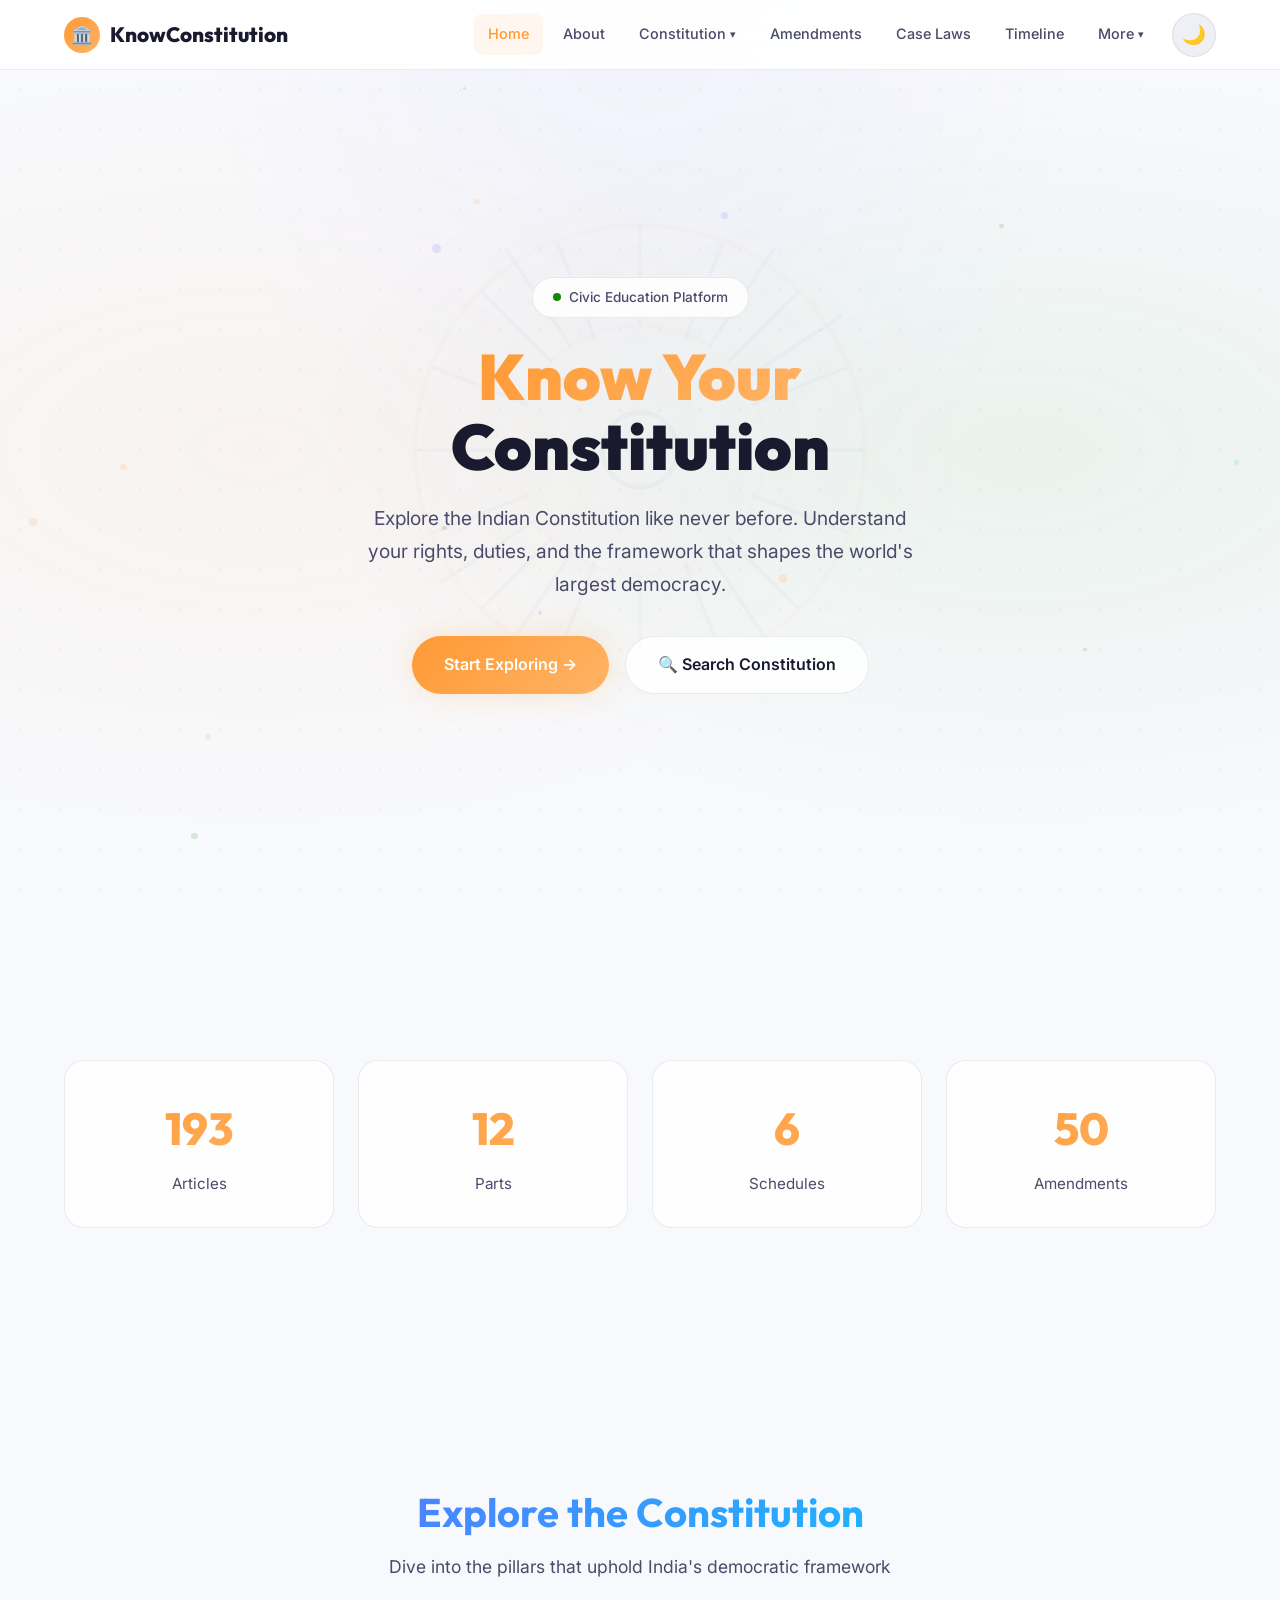
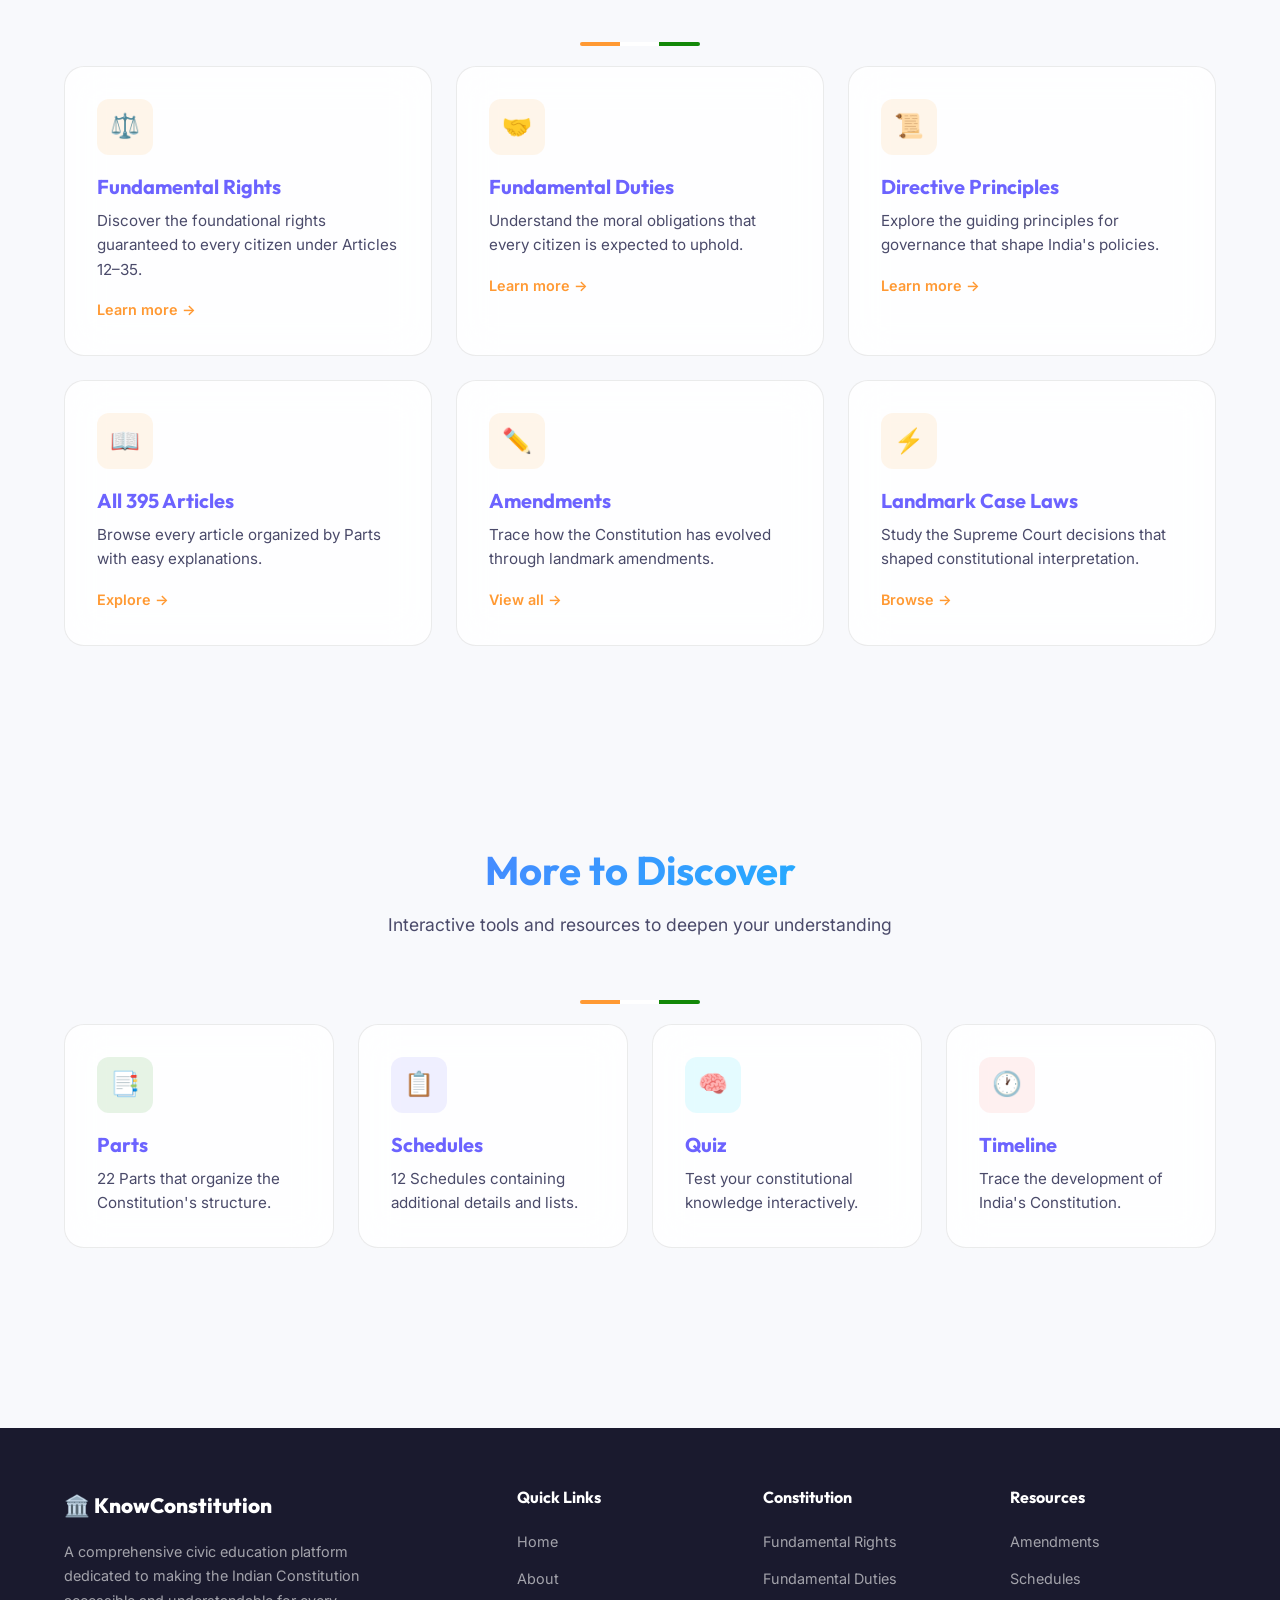
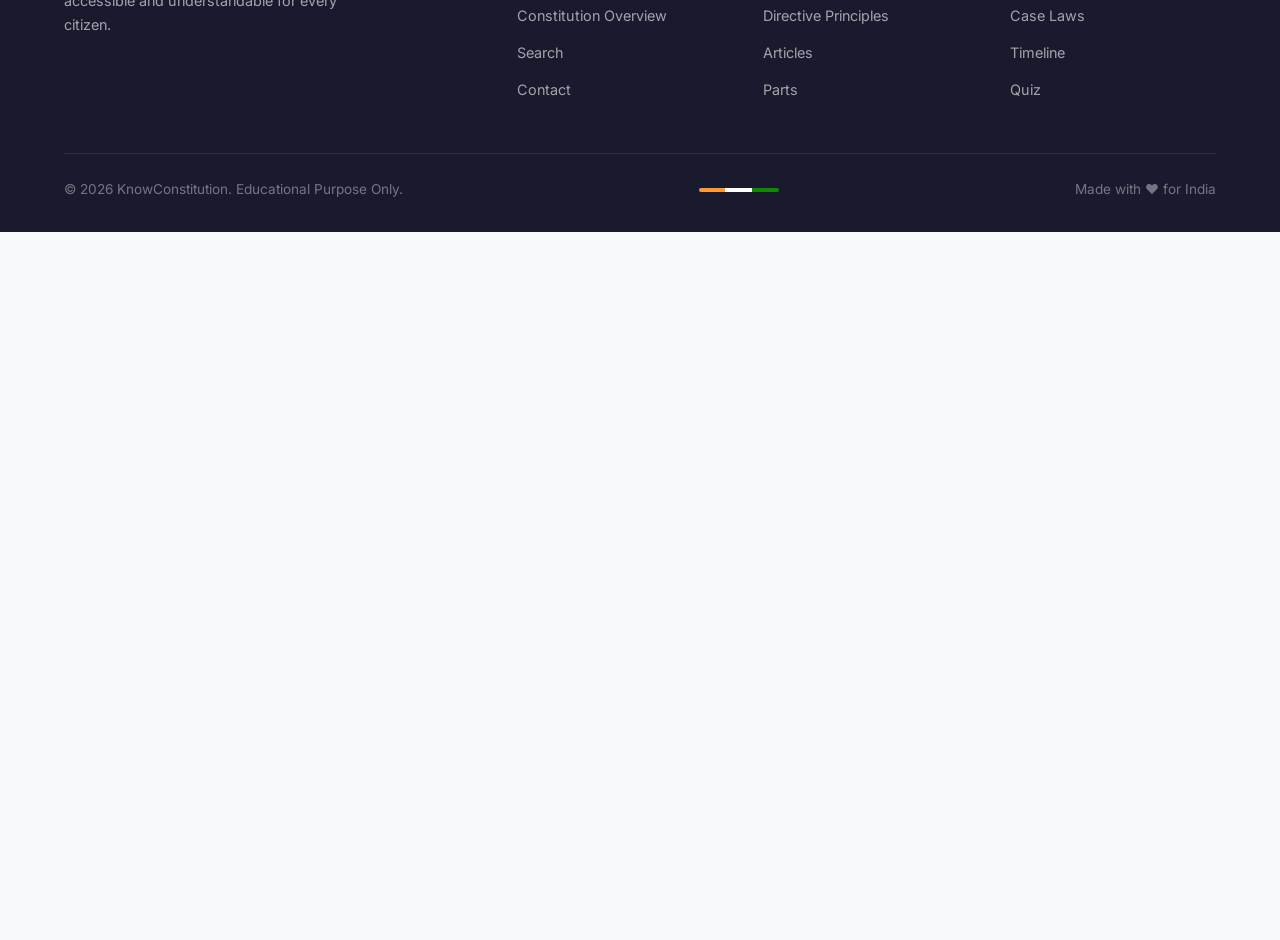
<file: index.html>
<!DOCTYPE html>
<html lang="en" data-theme="light">
<head>
  <meta charset="UTF-8">
  <meta name="viewport" content="width=device-width, initial-scale=1.0">
  <meta name="description" content="Know Your Constitution – A comprehensive civic education platform exploring the Indian Constitution, Fundamental Rights, Duties, Articles, and more.">
  <title>Know Your Constitution – Civic Education India</title>
  <link rel="stylesheet" href="style.css">
</head>
<body>

<!-- Page Loader -->
<div class="page-loader" id="pageLoader">
  <div class="loader-chakra"></div>
</div>

<!-- Parallax Background -->
<div class="parallax-bg" id="parallaxBg">
  <div class="layer layer-dots"></div>
  <div class="layer layer-gradient"></div>
</div>

<!-- Navigation -->
<nav class="navbar" id="navbar">
  <div class="nav-container">
    <a href="index.html" class="nav-logo">
      <span class="logo-icon">🏛️</span>
      <span>KnowConstitution</span>
    </a>

    <div class="nav-links" id="navLinks">
      <a href="index.html" class="active">Home</a>
      <a href="about.html">About</a>
      <div class="nav-dropdown">
        <a href="#" class="dropdown-toggle">Constitution</a>
        <div class="dropdown-menu">
          <a href="overview.html">Overview</a>
          <a href="rights.html">Fundamental Rights</a>
          <a href="duties.html">Fundamental Duties</a>
          <a href="dpsp.html">Directive Principles</a>
          <a href="articles.html">Articles (1–395)</a>
          <a href="parts.html">Parts</a>
          <a href="schedules.html">Schedules</a>
        </div>
      </div>
      <a href="amendments.html">Amendments</a>
      <a href="cases.html">Case Laws</a>
      <a href="timeline.html">Timeline</a>
      <div class="nav-dropdown">
        <a href="#" class="dropdown-toggle">More</a>
        <div class="dropdown-menu">
          <a href="search.html">🔍 Search</a>
          <a href="quiz.html">📝 Quiz</a>
          <a href="contact.html">📧 Contact</a>
        </div>
      </div>
      <button class="theme-toggle" id="themeToggle" title="Toggle Theme">🌙</button>
    </div>

    <button class="hamburger" id="hamburger" aria-label="Menu">
      <span></span><span></span><span></span>
    </button>
  </div>
</nav>

<!-- Hero Section -->
<section class="hero" id="hero">
  <div class="hero-bg">
    <!-- Ashoka Chakra SVG -->
    <div class="chakra-container">
      <svg class="chakra-svg" viewBox="0 0 200 200" xmlns="http://www.w3.org/2000/svg">
        <circle cx="100" cy="100" r="90" fill="none" stroke="#FF9933" stroke-width="2" opacity="0.3"/>
        <circle cx="100" cy="100" r="50" fill="none" stroke="#FF9933" stroke-width="1.5" opacity="0.2"/>
        <circle cx="100" cy="100" r="15" fill="none" stroke="#06038D" stroke-width="2" opacity="0.3"/>
        <!-- 24 Spokes -->
        <g stroke="#06038D" stroke-width="1.5" opacity="0.25">
          <line x1="100" y1="10" x2="100" y2="50"/><line x1="100" y1="150" x2="100" y2="190"/>
          <line x1="10" y1="100" x2="50" y2="100"/><line x1="150" y1="100" x2="190" y2="100"/>
          <line x1="36.4" y1="36.4" x2="64.6" y2="64.6"/><line x1="135.4" y1="135.4" x2="163.6" y2="163.6"/>
          <line x1="163.6" y1="36.4" x2="135.4" y2="64.6"/><line x1="64.6" y1="135.4" x2="36.4" y2="163.6"/>
          <line x1="66.9" y1="16.9" x2="82" y2="55.5"/><line x1="118" y1="144.5" x2="133.1" y2="183.1"/>
          <line x1="133.1" y1="16.9" x2="118" y2="55.5"/><line x1="82" y1="144.5" x2="66.9" y2="183.1"/>
          <line x1="183.1" y1="66.9" x2="144.5" y2="82"/><line x1="55.5" y1="118" x2="16.9" y2="133.1"/>
          <line x1="183.1" y1="133.1" x2="144.5" y2="118"/><line x1="55.5" y1="82" x2="16.9" y2="66.9"/>
          <line x1="16.9" y1="66.9" x2="55.5" y2="82"/><line x1="144.5" y1="118" x2="183.1" y2="133.1"/>
          <line x1="46.1" y1="19.1" x2="72.5" y2="59"/><line x1="127.5" y1="141" x2="153.9" y2="180.9"/>
          <line x1="153.9" y1="19.1" x2="127.5" y2="59"/><line x1="72.5" y1="141" x2="46.1" y2="180.9"/>
          <line x1="180.9" y1="46.1" x2="141" y2="72.5"/><line x1="59" y1="127.5" x2="19.1" y2="153.9"/>
        </g>
      </svg>
    </div>
  </div>

  <div class="hero-content">
    <div class="hero-badge">
      <span class="badge-dot"></span>
      Civic Education Platform
    </div>
    <h1 class="hero-title">
      <span class="highlight">Know Your</span><br>Constitution
    </h1>
    <p class="hero-description">
      Explore the Indian Constitution like never before. Understand your rights, duties, and the framework that shapes the world's largest democracy.
    </p>
    <div class="hero-buttons">
      <a href="overview.html" class="btn btn-primary">
        Start Exploring →
      </a>
      <a href="search.html" class="btn btn-secondary">
        🔍 Search Constitution
      </a>
    </div>
  </div>
</section>

<!-- Stats Section -->
<section class="section">
  <div class="container">
    <div class="stats-row reveal stagger">
      <div class="stat-card">
        <div class="stat-number" data-count="395">0</div>
        <div class="stat-label">Articles</div>
      </div>
      <div class="stat-card">
        <div class="stat-number" data-count="25">0</div>
        <div class="stat-label">Parts</div>
      </div>
      <div class="stat-card">
        <div class="stat-number" data-count="12">0</div>
        <div class="stat-label">Schedules</div>
      </div>
      <div class="stat-card">
        <div class="stat-number" data-count="105">0</div>
        <div class="stat-label">Amendments</div>
      </div>
    </div>
  </div>
</section>

<!-- Explore Sections -->
<section class="section">
  <div class="container">
    <h2 class="section-title reveal">Explore the Constitution</h2>
    <p class="section-subtitle reveal">Dive into the pillars that uphold India's democratic framework</p>
    <div class="tricolor-line reveal"></div>

    <div class="cards-grid cards-grid-3 stagger reveal">
      <a href="rights.html" class="floating-card" style="animation: floatSlow 4s ease-in-out infinite">
        <div class="card-icon">⚖️</div>
        <h3 class="card-title">Fundamental Rights</h3>
        <p class="card-text">Discover the foundational rights guaranteed to every citizen under Articles 12–35.</p>
        <span class="card-link">Learn more →</span>
      </a>
      <a href="duties.html" class="floating-card" style="animation: floatSlow 4.5s ease-in-out infinite 0.5s">
        <div class="card-icon">🤝</div>
        <h3 class="card-title">Fundamental Duties</h3>
        <p class="card-text">Understand the moral obligations that every citizen is expected to uphold.</p>
        <span class="card-link">Learn more →</span>
      </a>
      <a href="dpsp.html" class="floating-card" style="animation: floatSlow 5s ease-in-out infinite 1s">
        <div class="card-icon">📜</div>
        <h3 class="card-title">Directive Principles</h3>
        <p class="card-text">Explore the guiding principles for governance that shape India's policies.</p>
        <span class="card-link">Learn more →</span>
      </a>
      <a href="articles.html" class="floating-card" style="animation: floatSlow 4.2s ease-in-out infinite 0.3s">
        <div class="card-icon">📖</div>
        <h3 class="card-title">All 395 Articles</h3>
        <p class="card-text">Browse every article organized by Parts with easy explanations.</p>
        <span class="card-link">Explore →</span>
      </a>
      <a href="amendments.html" class="floating-card" style="animation: floatSlow 4.8s ease-in-out infinite 0.7s">
        <div class="card-icon">✏️</div>
        <h3 class="card-title">Amendments</h3>
        <p class="card-text">Trace how the Constitution has evolved through landmark amendments.</p>
        <span class="card-link">View all →</span>
      </a>
      <a href="cases.html" class="floating-card" style="animation: floatSlow 4.3s ease-in-out infinite 1.2s">
        <div class="card-icon">⚡</div>
        <h3 class="card-title">Landmark Case Laws</h3>
        <p class="card-text">Study the Supreme Court decisions that shaped constitutional interpretation.</p>
        <span class="card-link">Browse →</span>
      </a>
    </div>
  </div>
</section>

<!-- More Features -->
<section class="section">
  <div class="container">
    <h2 class="section-title reveal">More to Discover</h2>
    <p class="section-subtitle reveal">Interactive tools and resources to deepen your understanding</p>
    <div class="tricolor-line reveal"></div>

    <div class="cards-grid cards-grid-4 stagger reveal">
      <a href="parts.html" class="floating-card">
        <div class="card-icon" style="background: rgba(19,136,8,0.1)">📑</div>
        <h3 class="card-title">Parts</h3>
        <p class="card-text">22 Parts that organize the Constitution's structure.</p>
      </a>
      <a href="schedules.html" class="floating-card">
        <div class="card-icon" style="background: rgba(108,99,255,0.1)">📋</div>
        <h3 class="card-title">Schedules</h3>
        <p class="card-text">12 Schedules containing additional details and lists.</p>
      </a>
      <a href="quiz.html" class="floating-card">
        <div class="card-icon" style="background: rgba(0,210,255,0.1)">🧠</div>
        <h3 class="card-title">Quiz</h3>
        <p class="card-text">Test your constitutional knowledge interactively.</p>
      </a>
      <a href="timeline.html" class="floating-card">
        <div class="card-icon" style="background: rgba(255,107,107,0.1)">🕐</div>
        <h3 class="card-title">Timeline</h3>
        <p class="card-text">Trace the development of India's Constitution.</p>
      </a>
    </div>
  </div>
</section>

<!-- Footer -->
<footer class="footer">
  <div class="container">
    <div class="footer-grid">
      <div>
        <div class="footer-brand">🏛️ KnowConstitution</div>
        <p class="footer-desc">A comprehensive civic education platform dedicated to making the Indian Constitution accessible and understandable for every citizen.</p>
      </div>
      <div>
        <h4>Quick Links</h4>
        <ul>
          <li><a href="index.html">Home</a></li>
          <li><a href="about.html">About</a></li>
          <li><a href="overview.html">Constitution Overview</a></li>
          <li><a href="search.html">Search</a></li>
          <li><a href="contact.html">Contact</a></li>
        </ul>
      </div>
      <div>
        <h4>Constitution</h4>
        <ul>
          <li><a href="rights.html">Fundamental Rights</a></li>
          <li><a href="duties.html">Fundamental Duties</a></li>
          <li><a href="dpsp.html">Directive Principles</a></li>
          <li><a href="articles.html">Articles</a></li>
          <li><a href="parts.html">Parts</a></li>
        </ul>
      </div>
      <div>
        <h4>Resources</h4>
        <ul>
          <li><a href="amendments.html">Amendments</a></li>
          <li><a href="schedules.html">Schedules</a></li>
          <li><a href="cases.html">Case Laws</a></li>
          <li><a href="timeline.html">Timeline</a></li>
          <li><a href="quiz.html">Quiz</a></li>
        </ul>
      </div>
    </div>
    <div class="footer-bottom">
      <span>© 2026 KnowConstitution. Educational Purpose Only.</span>
      <div class="tricolor-line" style="width: 80px;"></div>
      <span>Made with ❤️ for India</span>
    </div>
  </div>
</footer>

<script src="script.js"></script>
  <iframe
    src="https://www.chatbase.co/chatbot-iframe/g6AylJNvPvuz_jAulG9b5"
    width="100%"
    style="height: 100%; min-height: 700px"
    frameborder="0"
></iframe>
</body>
</html>
</file>
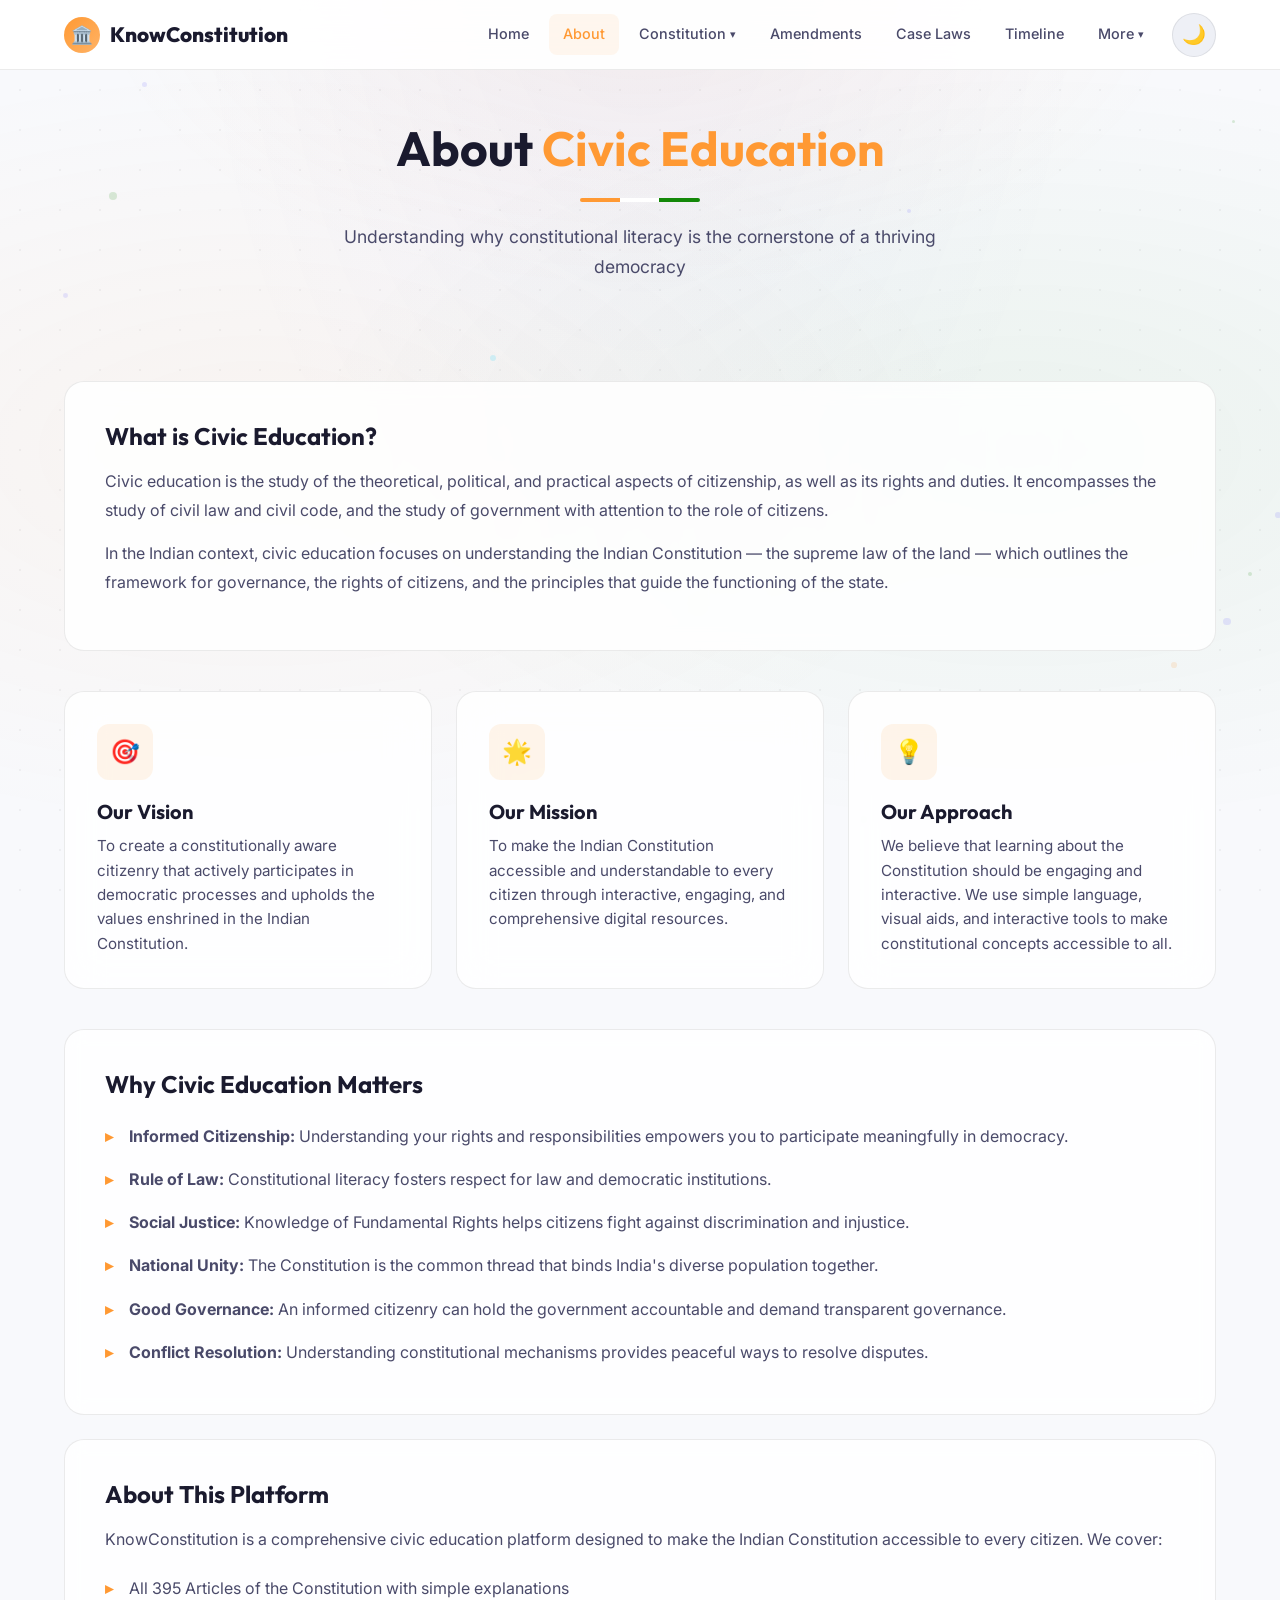
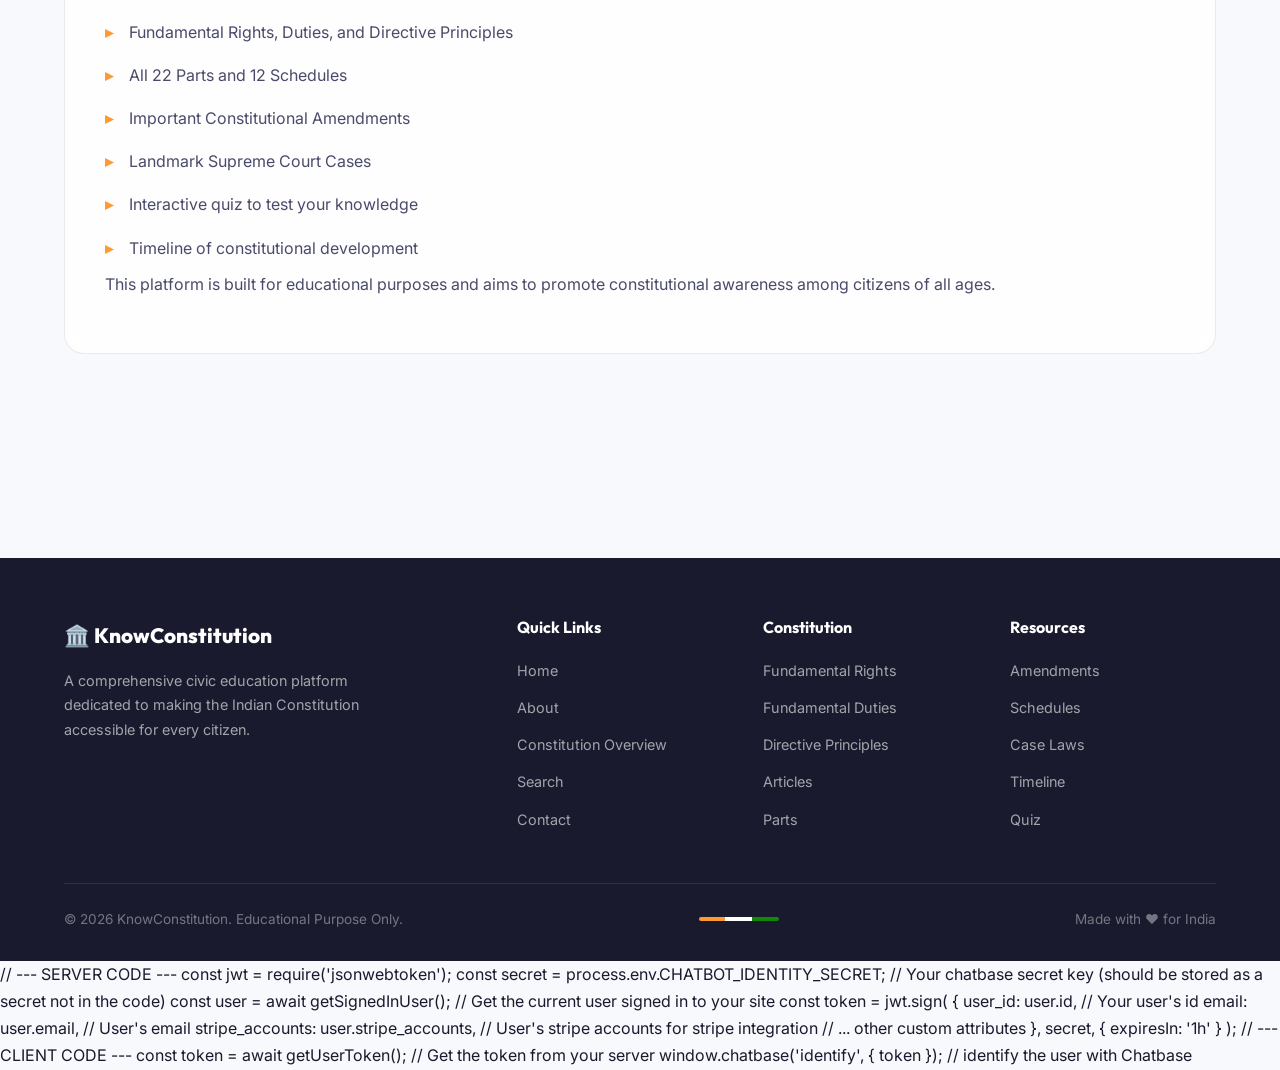
<file: about.html>
<!DOCTYPE html>
<html lang="en" data-theme="light">
<head>
  <meta charset="UTF-8">
  <meta name="viewport" content="width=device-width, initial-scale=1.0">
  <meta name="description" content="Learn about Civic Education in India and why understanding the Constitution matters for every citizen.">
  <title>About Civic Education – KnowConstitution</title>
  <link rel="stylesheet" href="style.css">
</head>
<body>

<div class="page-loader" id="pageLoader"><div class="loader-chakra"></div></div>
<div class="parallax-bg" id="parallaxBg"><div class="layer layer-dots"></div><div class="layer layer-gradient"></div></div>

<!-- Navigation -->
<nav class="navbar" id="navbar">
  <div class="nav-container">
    <a href="index.html" class="nav-logo"><span class="logo-icon">🏛️</span><span>KnowConstitution</span></a>
    <div class="nav-links" id="navLinks">
      <a href="index.html">Home</a>
      <a href="about.html" class="active">About</a>
      <div class="nav-dropdown">
        <a href="#" class="dropdown-toggle">Constitution</a>
        <div class="dropdown-menu">
          <a href="overview.html">Overview</a>
          <a href="rights.html">Fundamental Rights</a>
          <a href="duties.html">Fundamental Duties</a>
          <a href="dpsp.html">Directive Principles</a>
          <a href="articles.html">Articles (1–395)</a>
          <a href="parts.html">Parts</a>
          <a href="schedules.html">Schedules</a>
        </div>
      </div>
      <a href="amendments.html">Amendments</a>
      <a href="cases.html">Case Laws</a>
      <a href="timeline.html">Timeline</a>
      <div class="nav-dropdown">
        <a href="#" class="dropdown-toggle">More</a>
        <div class="dropdown-menu">
          <a href="search.html">🔍 Search</a>
          <a href="quiz.html">📝 Quiz</a>
          <a href="contact.html">📧 Contact</a>
        </div>
      </div>
      <button class="theme-toggle" id="themeToggle" title="Toggle Theme">🌙</button>
    </div>
    <button class="hamburger" id="hamburger" aria-label="Menu"><span></span><span></span><span></span></button>
  </div>
</nav>

<!-- Page Header -->
<div class="page-header">
  <div class="container">
    <h1>About <span class="text-saffron">Civic Education</span></h1>
    <div class="tricolor-line"></div>
    <p>Understanding why constitutional literacy is the cornerstone of a thriving democracy</p>
  </div>
</div>

<!-- Content -->
<section class="section" style="padding-top: 40px;">
  <div class="container">
    <div class="content-block reveal">
      <h2>What is Civic Education?</h2>
      <p>Civic education is the study of the theoretical, political, and practical aspects of citizenship, as well as its rights and duties. It encompasses the study of civil law and civil code, and the study of government with attention to the role of citizens.</p>
      <p>In the Indian context, civic education focuses on understanding the Indian Constitution — the supreme law of the land — which outlines the framework for governance, the rights of citizens, and the principles that guide the functioning of the state.</p>
    </div>

    <div class="cards-grid cards-grid-3 stagger reveal" style="margin-top: 40px;">
      <div class="floating-card" style="animation: floatSlow 4s ease-in-out infinite">
        <div class="card-icon">🎯</div>
        <h3 class="card-title">Our Vision</h3>
        <p class="card-text">To create a constitutionally aware citizenry that actively participates in democratic processes and upholds the values enshrined in the Indian Constitution.</p>
      </div>
      <div class="floating-card" style="animation: floatSlow 4.5s ease-in-out infinite 0.5s">
        <div class="card-icon">🌟</div>
        <h3 class="card-title">Our Mission</h3>
        <p class="card-text">To make the Indian Constitution accessible and understandable to every citizen through interactive, engaging, and comprehensive digital resources.</p>
      </div>
      <div class="floating-card" style="animation: floatSlow 5s ease-in-out infinite 1s">
        <div class="card-icon">💡</div>
        <h3 class="card-title">Our Approach</h3>
        <p class="card-text">We believe that learning about the Constitution should be engaging and interactive. We use simple language, visual aids, and interactive tools to make constitutional concepts accessible to all.</p>
      </div>
    </div>

    <div class="content-block reveal" style="margin-top: 40px;">
      <h2>Why Civic Education Matters</h2>
      <ul>
        <li><strong>Informed Citizenship:</strong> Understanding your rights and responsibilities empowers you to participate meaningfully in democracy.</li>
        <li><strong>Rule of Law:</strong> Constitutional literacy fosters respect for law and democratic institutions.</li>
        <li><strong>Social Justice:</strong> Knowledge of Fundamental Rights helps citizens fight against discrimination and injustice.</li>
        <li><strong>National Unity:</strong> The Constitution is the common thread that binds India's diverse population together.</li>
        <li><strong>Good Governance:</strong> An informed citizenry can hold the government accountable and demand transparent governance.</li>
        <li><strong>Conflict Resolution:</strong> Understanding constitutional mechanisms provides peaceful ways to resolve disputes.</li>
      </ul>
    </div>

    <div class="content-block reveal">
      <h2>About This Platform</h2>
      <p>KnowConstitution is a comprehensive civic education platform designed to make the Indian Constitution accessible to every citizen. We cover:</p>
      <ul>
        <li>All 395 Articles of the Constitution with simple explanations</li>
        <li>Fundamental Rights, Duties, and Directive Principles</li>
        <li>All 22 Parts and 12 Schedules</li>
        <li>Important Constitutional Amendments</li>
        <li>Landmark Supreme Court Cases</li>
        <li>Interactive quiz to test your knowledge</li>
        <li>Timeline of constitutional development</li>
      </ul>
      <p>This platform is built for educational purposes and aims to promote constitutional awareness among citizens of all ages.</p>
    </div>
  </div>
</section>

<!-- Footer -->
<footer class="footer">
  <div class="container">
    <div class="footer-grid">
      <div>
        <div class="footer-brand">🏛️ KnowConstitution</div>
        <p class="footer-desc">A comprehensive civic education platform dedicated to making the Indian Constitution accessible for every citizen.</p>
      </div>
      <div>
        <h4>Quick Links</h4>
        <ul>
          <li><a href="index.html">Home</a></li>
          <li><a href="about.html">About</a></li>
          <li><a href="overview.html">Constitution Overview</a></li>
          <li><a href="search.html">Search</a></li>
          <li><a href="contact.html">Contact</a></li>
        </ul>
      </div>
      <div>
        <h4>Constitution</h4>
        <ul>
          <li><a href="rights.html">Fundamental Rights</a></li>
          <li><a href="duties.html">Fundamental Duties</a></li>
          <li><a href="dpsp.html">Directive Principles</a></li>
          <li><a href="articles.html">Articles</a></li>
          <li><a href="parts.html">Parts</a></li>
        </ul>
      </div>
      <div>
        <h4>Resources</h4>
        <ul>
          <li><a href="amendments.html">Amendments</a></li>
          <li><a href="schedules.html">Schedules</a></li>
          <li><a href="cases.html">Case Laws</a></li>
          <li><a href="timeline.html">Timeline</a></li>
          <li><a href="quiz.html">Quiz</a></li>
        </ul>
      </div>
    </div>
    <div class="footer-bottom">
      <span>© 2026 KnowConstitution. Educational Purpose Only.</span>
      <div class="tricolor-line" style="width: 80px;"></div>
      <span>Made with ❤️ for India</span>
    </div>
  </div>
</footer>

<script src="script.js"></script>
  // --- SERVER CODE ---
const jwt = require('jsonwebtoken');

const secret = process.env.CHATBOT_IDENTITY_SECRET; // Your chatbase secret key (should be stored as a secret not in the code)

const user = await getSignedInUser(); // Get the current user signed in to your site

const token = jwt.sign(
    { 
        user_id: user.id, // Your user's id
        email: user.email, // User's email
        stripe_accounts: user.stripe_accounts, // User's stripe accounts for stripe integration
        // ... other custom attributes
    }, 
    secret, 
    { expiresIn: '1h' }
);

// --- CLIENT CODE ---
const token = await getUserToken(); // Get the token from your server
window.chatbase('identify', { token }); // identify the user with Chatbase

</body>
</html>
</file>
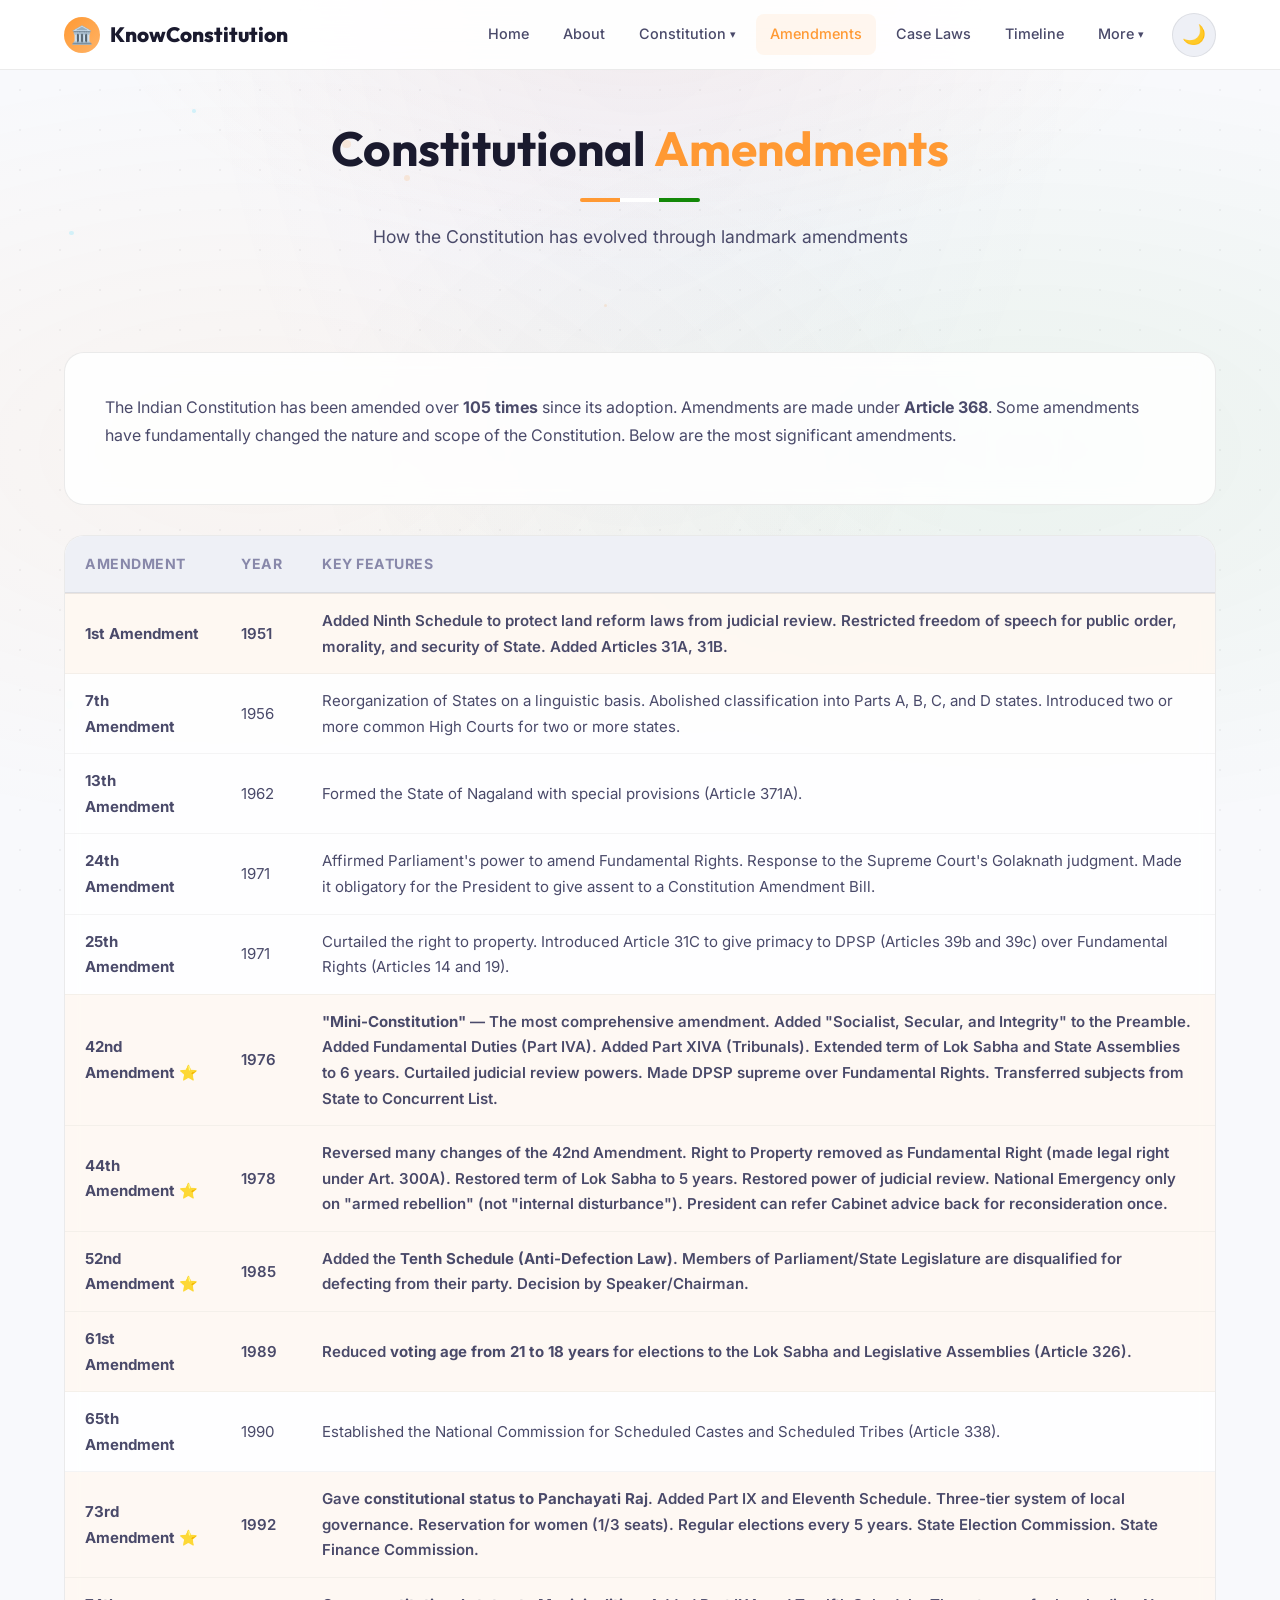
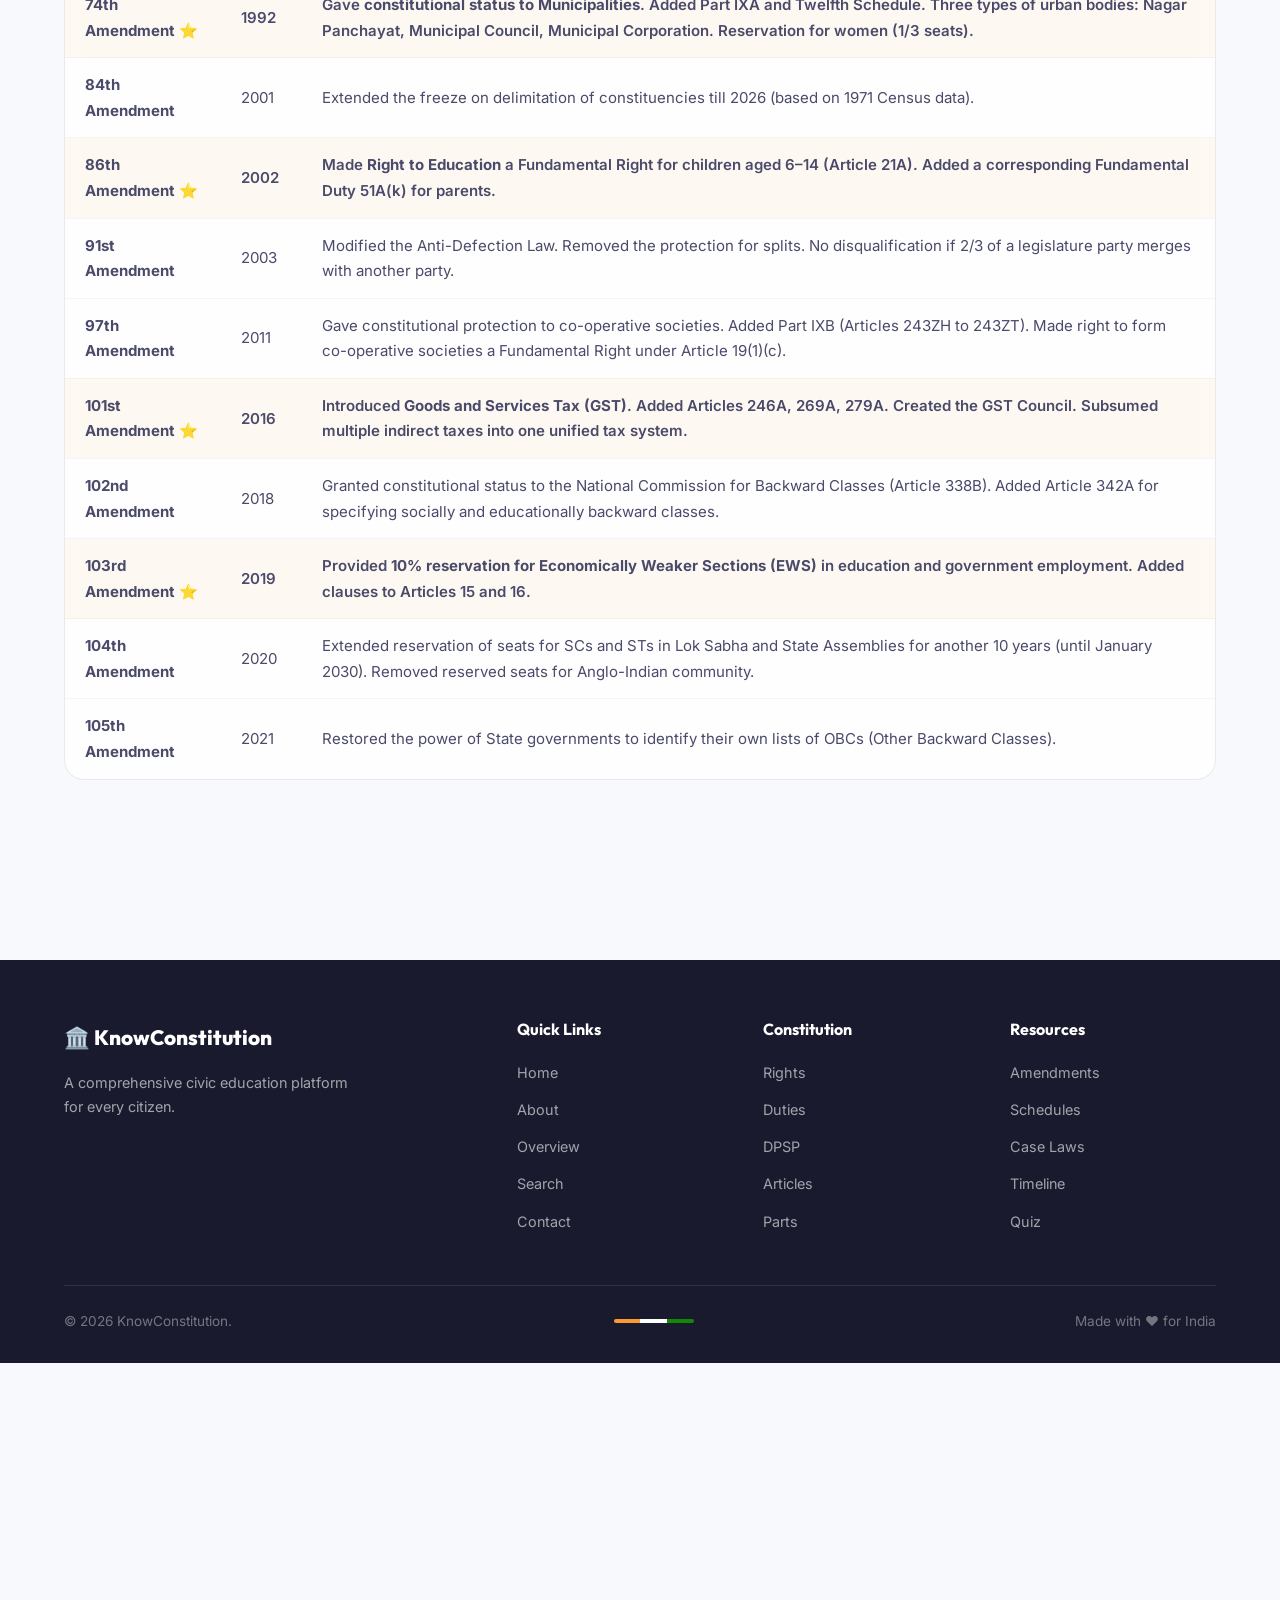
<file: amendments.html>
<!DOCTYPE html>
<html lang="en" data-theme="light">
<head>
  <meta charset="UTF-8">
  <meta name="viewport" content="width=device-width, initial-scale=1.0">
  <meta name="description" content="Major Constitutional Amendments of India with year, key features, and significance.">
  <title>Amendments – KnowConstitution</title>
  <link rel="stylesheet" href="style.css">
</head>
<body>
<div class="page-loader" id="pageLoader"><div class="loader-chakra"></div></div>
<div class="parallax-bg" id="parallaxBg"><div class="layer layer-dots"></div><div class="layer layer-gradient"></div></div>

<nav class="navbar" id="navbar">
  <div class="nav-container">
    <a href="index.html" class="nav-logo"><span class="logo-icon">🏛️</span><span>KnowConstitution</span></a>
    <div class="nav-links" id="navLinks">
      <a href="index.html">Home</a><a href="about.html">About</a>
      <div class="nav-dropdown"><a href="#" class="dropdown-toggle">Constitution</a><div class="dropdown-menu"><a href="overview.html">Overview</a><a href="rights.html">Fundamental Rights</a><a href="duties.html">Fundamental Duties</a><a href="dpsp.html">Directive Principles</a><a href="articles.html">Articles (1–395)</a><a href="parts.html">Parts</a><a href="schedules.html">Schedules</a></div></div>
      <a href="amendments.html">Amendments</a><a href="cases.html">Case Laws</a><a href="timeline.html">Timeline</a>
      <div class="nav-dropdown"><a href="#" class="dropdown-toggle">More</a><div class="dropdown-menu"><a href="search.html">🔍 Search</a><a href="quiz.html">📝 Quiz</a><a href="contact.html">📧 Contact</a></div></div>
      <button class="theme-toggle" id="themeToggle" title="Toggle Theme">🌙</button>
    </div>
    <button class="hamburger" id="hamburger" aria-label="Menu"><span></span><span></span><span></span></button>
  </div>
</nav>

<div class="page-header">
  <div class="container">
    <h1>Constitutional <span class="text-saffron">Amendments</span></h1>
    <div class="tricolor-line"></div>
    <p>How the Constitution has evolved through landmark amendments</p>
  </div>
</div>

<section class="section" style="padding-top: 40px;">
  <div class="container">
    <div class="content-block reveal">
      <p>The Indian Constitution has been amended over <strong>105 times</strong> since its adoption. Amendments are made under <strong>Article 368</strong>. Some amendments have fundamentally changed the nature and scope of the Constitution. Below are the most significant amendments.</p>
    </div>

    <div class="data-table-wrapper reveal" style="margin-top: 30px;">
      <table class="data-table">
        <thead>
          <tr><th>Amendment</th><th>Year</th><th>Key Features</th></tr>
        </thead>
        <tbody>
          <tr class="highlight-row"><td><strong>1st Amendment</strong></td><td>1951</td><td>Added Ninth Schedule to protect land reform laws from judicial review. Restricted freedom of speech for public order, morality, and security of State. Added Articles 31A, 31B.</td></tr>
          <tr><td><strong>7th Amendment</strong></td><td>1956</td><td>Reorganization of States on a linguistic basis. Abolished classification into Parts A, B, C, and D states. Introduced two or more common High Courts for two or more states.</td></tr>
          <tr><td><strong>13th Amendment</strong></td><td>1962</td><td>Formed the State of Nagaland with special provisions (Article 371A).</td></tr>
          <tr><td><strong>24th Amendment</strong></td><td>1971</td><td>Affirmed Parliament's power to amend Fundamental Rights. Response to the Supreme Court's Golaknath judgment. Made it obligatory for the President to give assent to a Constitution Amendment Bill.</td></tr>
          <tr><td><strong>25th Amendment</strong></td><td>1971</td><td>Curtailed the right to property. Introduced Article 31C to give primacy to DPSP (Articles 39b and 39c) over Fundamental Rights (Articles 14 and 19).</td></tr>
          <tr class="highlight-row"><td><strong>42nd Amendment ⭐</strong></td><td>1976</td><td><strong>"Mini-Constitution"</strong> — The most comprehensive amendment. Added "Socialist, Secular, and Integrity" to the Preamble. Added Fundamental Duties (Part IVA). Added Part XIVA (Tribunals). Extended term of Lok Sabha and State Assemblies to 6 years. Curtailed judicial review powers. Made DPSP supreme over Fundamental Rights. Transferred subjects from State to Concurrent List.</td></tr>
          <tr class="highlight-row"><td><strong>44th Amendment ⭐</strong></td><td>1978</td><td>Reversed many changes of the 42nd Amendment. Right to Property removed as Fundamental Right (made legal right under Art. 300A). Restored term of Lok Sabha to 5 years. Restored power of judicial review. National Emergency only on "armed rebellion" (not "internal disturbance"). President can refer Cabinet advice back for reconsideration once.</td></tr>
          <tr class="highlight-row"><td><strong>52nd Amendment ⭐</strong></td><td>1985</td><td>Added the <strong>Tenth Schedule (Anti-Defection Law)</strong>. Members of Parliament/State Legislature are disqualified for defecting from their party. Decision by Speaker/Chairman.</td></tr>
          <tr class="highlight-row"><td><strong>61st Amendment</strong></td><td>1989</td><td>Reduced <strong>voting age from 21 to 18 years</strong> for elections to the Lok Sabha and Legislative Assemblies (Article 326).</td></tr>
          <tr><td><strong>65th Amendment</strong></td><td>1990</td><td>Established the National Commission for Scheduled Castes and Scheduled Tribes (Article 338).</td></tr>
          <tr class="highlight-row"><td><strong>73rd Amendment ⭐</strong></td><td>1992</td><td>Gave <strong>constitutional status to Panchayati Raj</strong>. Added Part IX and Eleventh Schedule. Three-tier system of local governance. Reservation for women (1/3 seats). Regular elections every 5 years. State Election Commission. State Finance Commission.</td></tr>
          <tr class="highlight-row"><td><strong>74th Amendment ⭐</strong></td><td>1992</td><td>Gave <strong>constitutional status to Municipalities</strong>. Added Part IXA and Twelfth Schedule. Three types of urban bodies: Nagar Panchayat, Municipal Council, Municipal Corporation. Reservation for women (1/3 seats).</td></tr>
          <tr><td><strong>84th Amendment</strong></td><td>2001</td><td>Extended the freeze on delimitation of constituencies till 2026 (based on 1971 Census data).</td></tr>
          <tr class="highlight-row"><td><strong>86th Amendment ⭐</strong></td><td>2002</td><td>Made <strong>Right to Education</strong> a Fundamental Right for children aged 6–14 (Article 21A). Added a corresponding Fundamental Duty 51A(k) for parents.</td></tr>
          <tr><td><strong>91st Amendment</strong></td><td>2003</td><td>Modified the Anti-Defection Law. Removed the protection for splits. No disqualification if 2/3 of a legislature party merges with another party.</td></tr>
          <tr><td><strong>97th Amendment</strong></td><td>2011</td><td>Gave constitutional protection to co-operative societies. Added Part IXB (Articles 243ZH to 243ZT). Made right to form co-operative societies a Fundamental Right under Article 19(1)(c).</td></tr>
          <tr class="highlight-row"><td><strong>101st Amendment ⭐</strong></td><td>2016</td><td>Introduced <strong>Goods and Services Tax (GST)</strong>. Added Articles 246A, 269A, 279A. Created the GST Council. Subsumed multiple indirect taxes into one unified tax system.</td></tr>
          <tr><td><strong>102nd Amendment</strong></td><td>2018</td><td>Granted constitutional status to the National Commission for Backward Classes (Article 338B). Added Article 342A for specifying socially and educationally backward classes.</td></tr>
          <tr class="highlight-row"><td><strong>103rd Amendment ⭐</strong></td><td>2019</td><td>Provided <strong>10% reservation for Economically Weaker Sections (EWS)</strong> in education and government employment. Added clauses to Articles 15 and 16.</td></tr>
          <tr><td><strong>104th Amendment</strong></td><td>2020</td><td>Extended reservation of seats for SCs and STs in Lok Sabha and State Assemblies for another 10 years (until January 2030). Removed reserved seats for Anglo-Indian community.</td></tr>
          <tr><td><strong>105th Amendment</strong></td><td>2021</td><td>Restored the power of State governments to identify their own lists of OBCs (Other Backward Classes).</td></tr>
        </tbody>
      </table>
    </div>
  </div>
</section>

<footer class="footer">
  <div class="container">
    <div class="footer-grid">
      <div><div class="footer-brand">🏛️ KnowConstitution</div><p class="footer-desc">A comprehensive civic education platform for every citizen.</p></div>
      <div><h4>Quick Links</h4><ul><li><a href="index.html">Home</a></li><li><a href="about.html">About</a></li><li><a href="overview.html">Overview</a></li><li><a href="search.html">Search</a></li><li><a href="contact.html">Contact</a></li></ul></div>
      <div><h4>Constitution</h4><ul><li><a href="rights.html">Rights</a></li><li><a href="duties.html">Duties</a></li><li><a href="dpsp.html">DPSP</a></li><li><a href="articles.html">Articles</a></li><li><a href="parts.html">Parts</a></li></ul></div>
      <div><h4>Resources</h4><ul><li><a href="amendments.html">Amendments</a></li><li><a href="schedules.html">Schedules</a></li><li><a href="cases.html">Case Laws</a></li><li><a href="timeline.html">Timeline</a></li><li><a href="quiz.html">Quiz</a></li></ul></div>
    </div>
    <div class="footer-bottom"><span>© 2026 KnowConstitution.</span><div class="tricolor-line" style="width:80px;"></div><span>Made with ❤️ for India</span></div>
  </div>
</footer>
<script src="script.js"></script>
  <iframe
    src="https://www.chatbase.co/chatbot-iframe/g6AylJNvPvuz_jAulG9b5"
    width="100%"
    style="height: 100%; min-height: 700px"
    frameborder="0"
></iframe>
</body>
</html>
</file>
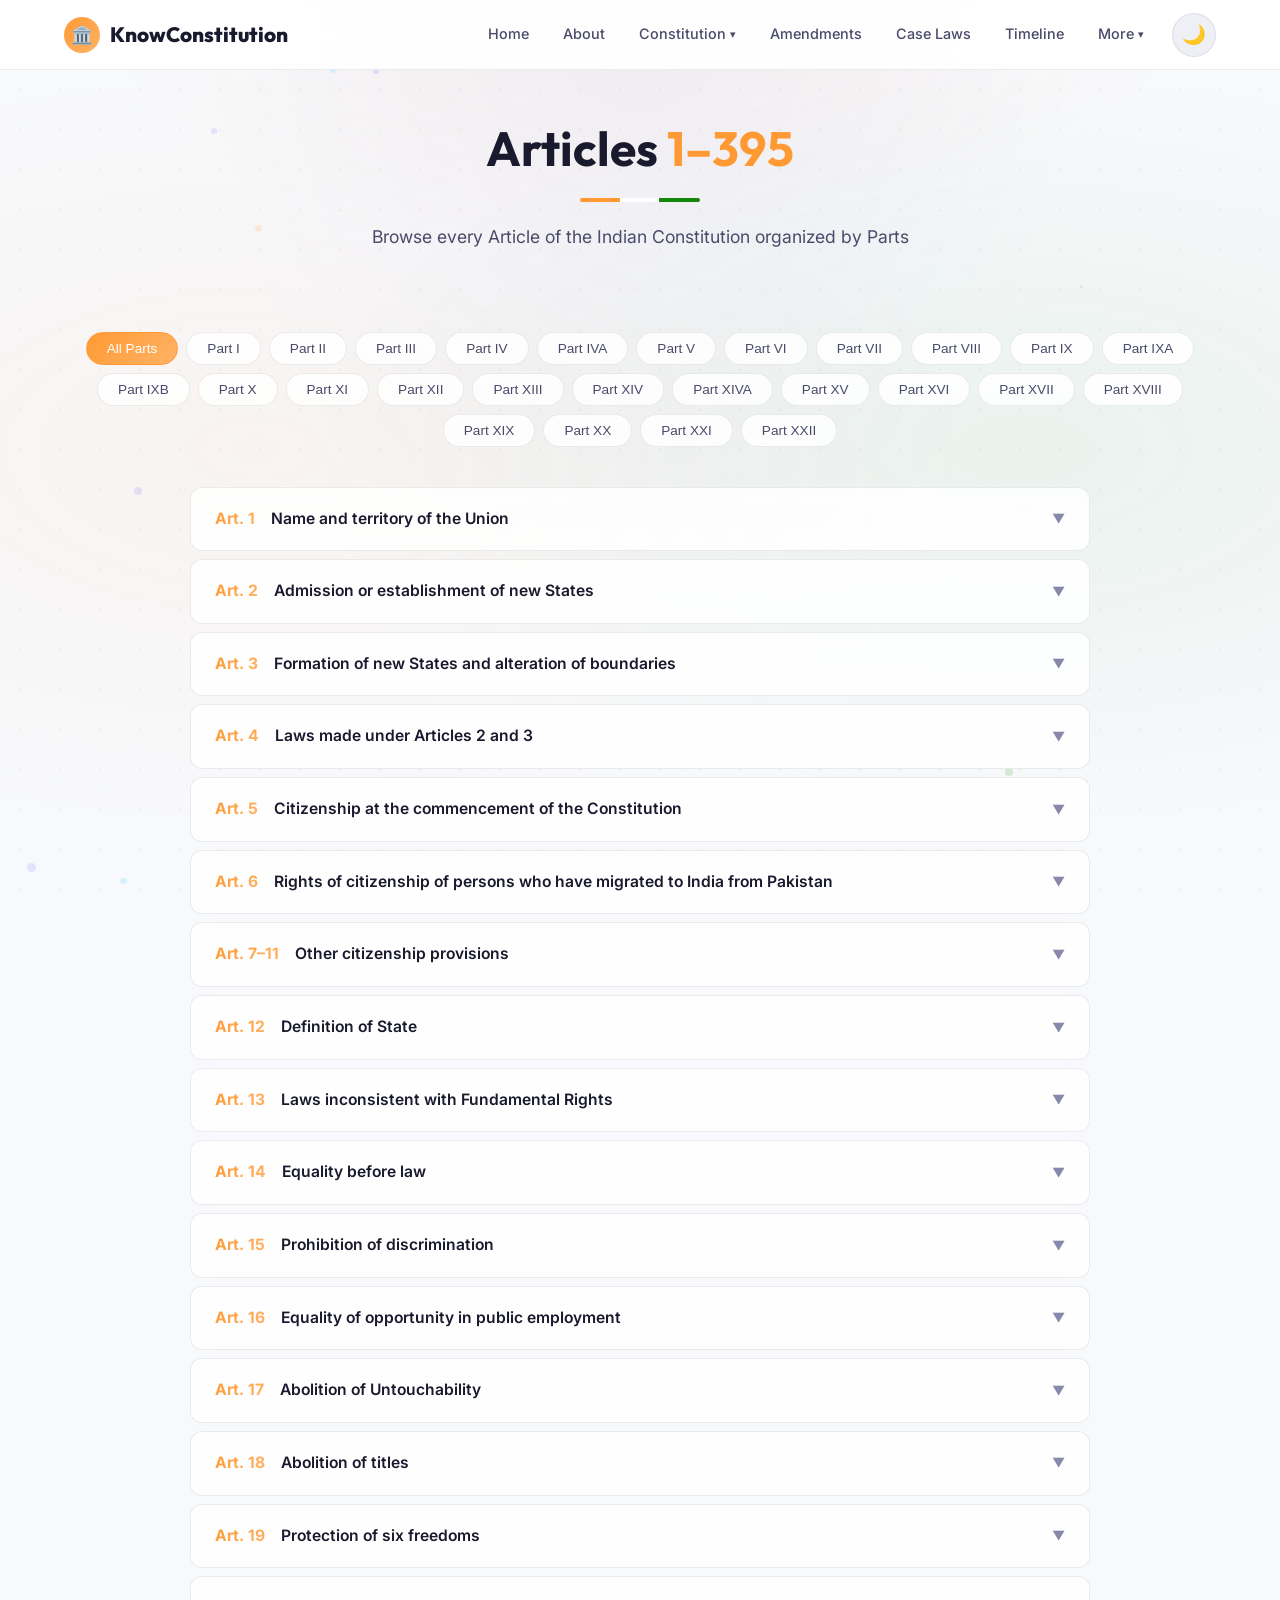
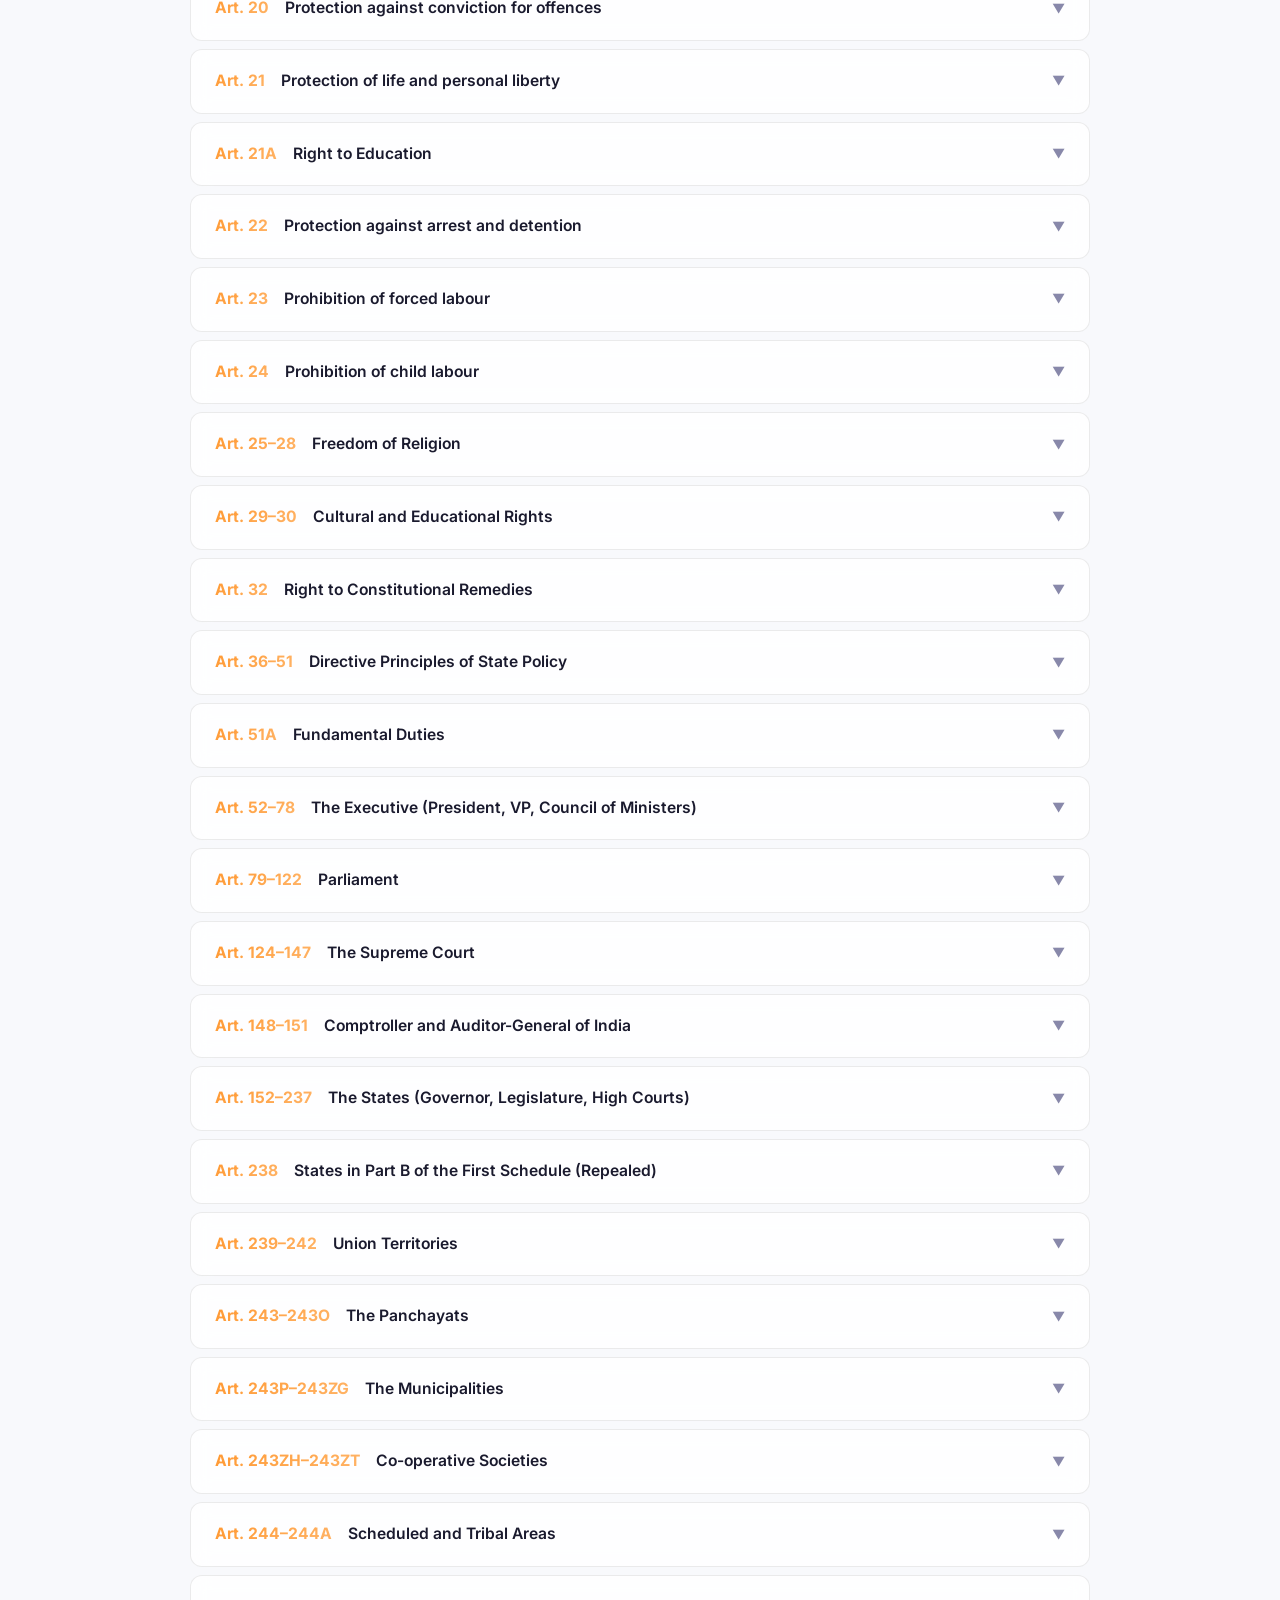
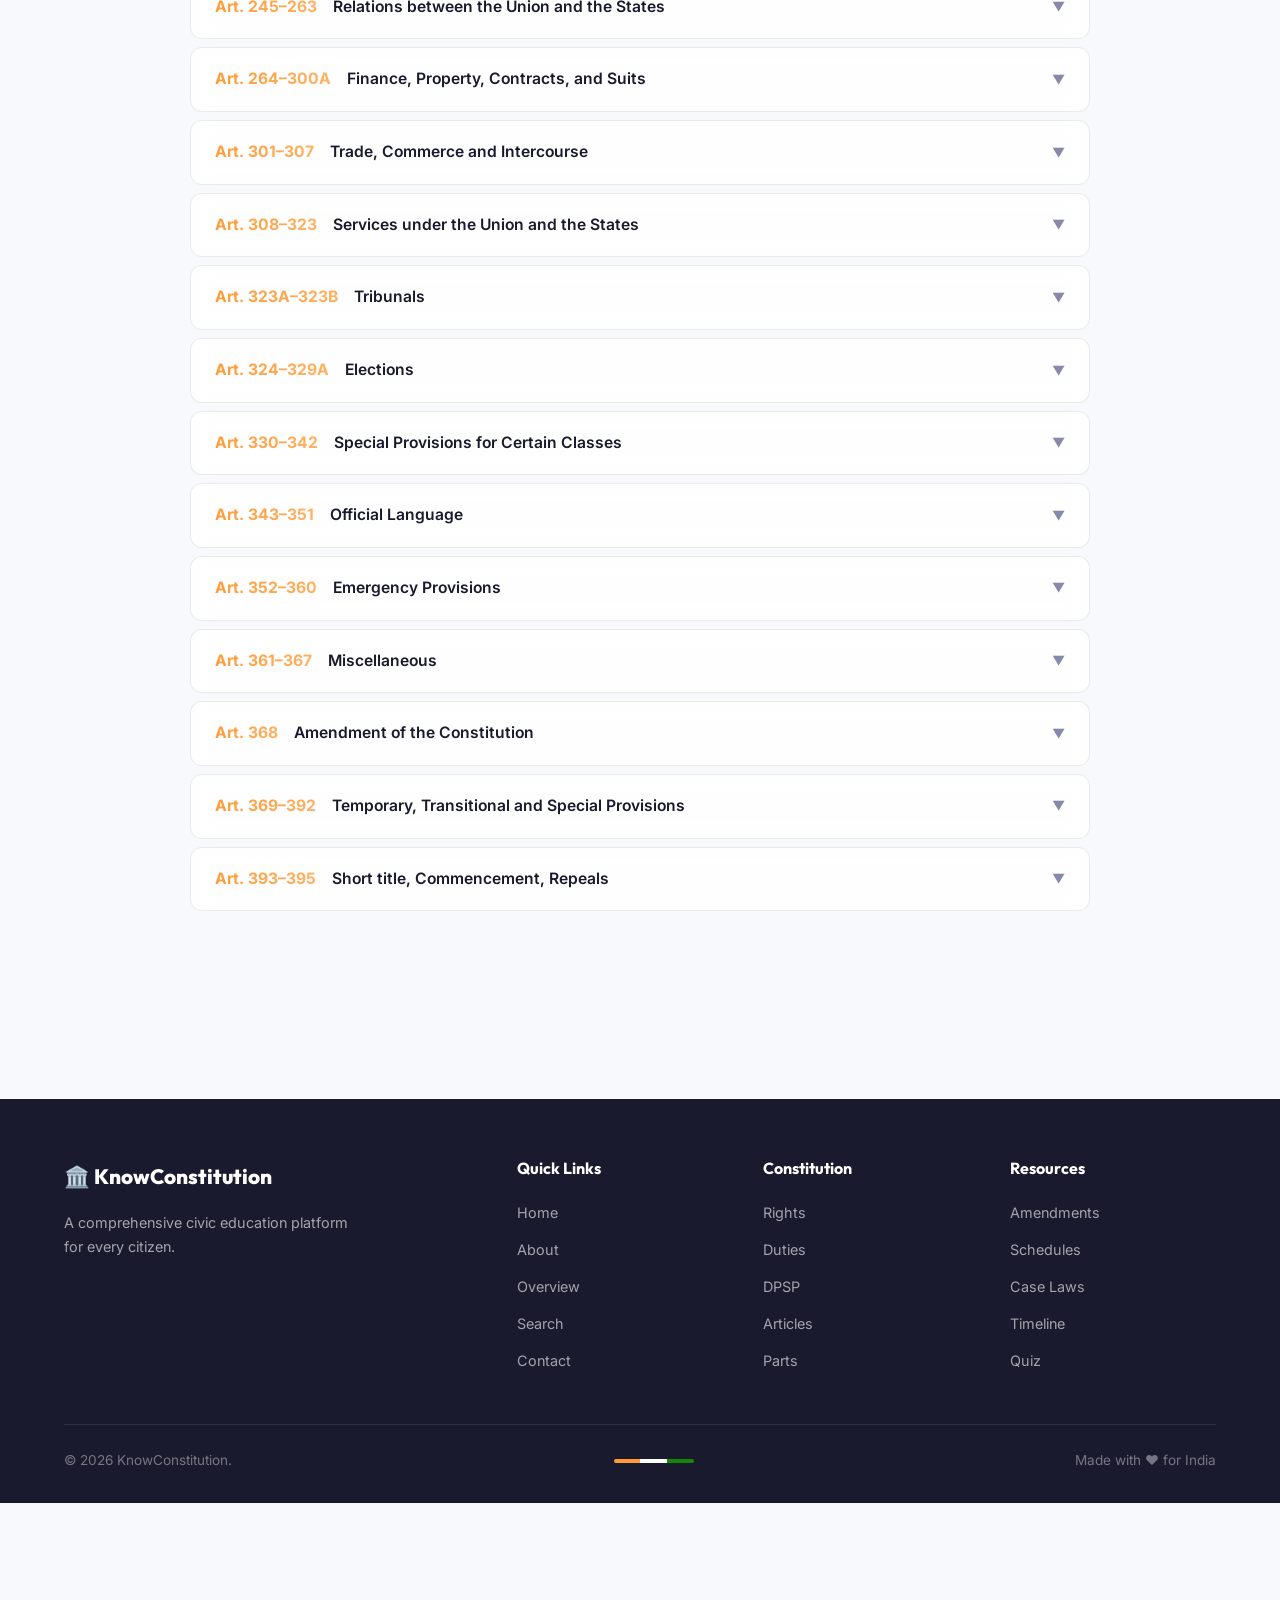
<file: articles.html>
<!DOCTYPE html>
<html lang="en" data-theme="light">
<head>
  <meta charset="UTF-8">
  <meta name="viewport" content="width=device-width, initial-scale=1.0">
  <meta name="description" content="All 395 Articles of the Indian Constitution organized Part-wise with simple explanations and collapsible sections.">
  <title>Articles (1–395) – KnowConstitution</title>
  <link rel="stylesheet" href="style.css">
</head>
<body>

<div class="page-loader" id="pageLoader"><div class="loader-chakra"></div></div>
<div class="parallax-bg" id="parallaxBg"><div class="layer layer-dots"></div><div class="layer layer-gradient"></div></div>

<nav class="navbar" id="navbar">
  <div class="nav-container">
    <a href="index.html" class="nav-logo"><span class="logo-icon">🏛️</span><span>KnowConstitution</span></a>
    <div class="nav-links" id="navLinks">
      <a href="index.html">Home</a><a href="about.html">About</a>
      <div class="nav-dropdown"><a href="#" class="dropdown-toggle">Constitution</a><div class="dropdown-menu"><a href="overview.html">Overview</a><a href="rights.html">Fundamental Rights</a><a href="duties.html">Fundamental Duties</a><a href="dpsp.html">Directive Principles</a><a href="articles.html">Articles (1–395)</a><a href="parts.html">Parts</a><a href="schedules.html">Schedules</a></div></div>
      <a href="amendments.html">Amendments</a><a href="cases.html">Case Laws</a><a href="timeline.html">Timeline</a>
      <div class="nav-dropdown"><a href="#" class="dropdown-toggle">More</a><div class="dropdown-menu"><a href="search.html">🔍 Search</a><a href="quiz.html">📝 Quiz</a><a href="contact.html">📧 Contact</a></div></div>
      <button class="theme-toggle" id="themeToggle" title="Toggle Theme">🌙</button>
    </div>
    <button class="hamburger" id="hamburger" aria-label="Menu"><span></span><span></span><span></span></button>
  </div>
</nav>

<div class="page-header">
  <div class="container">
    <h1>Articles <span class="text-saffron">1–395</span></h1>
    <div class="tricolor-line"></div>
    <p>Browse every Article of the Indian Constitution organized by Parts</p>
  </div>
</div>

<section class="section" style="padding-top: 20px;">
  <div class="container">
    <!-- Filter Pills -->
    <div class="filter-pills reveal">
      <button class="filter-pill active" data-filter="all">All Parts</button>
      <button class="filter-pill" data-filter="I">Part I</button>
      <button class="filter-pill" data-filter="II">Part II</button>
      <button class="filter-pill" data-filter="III">Part III</button>
      <button class="filter-pill" data-filter="IV">Part IV</button>
      <button class="filter-pill" data-filter="IVA">Part IVA</button>
      <button class="filter-pill" data-filter="V">Part V</button>
      <button class="filter-pill" data-filter="VI">Part VI</button>
      <button class="filter-pill" data-filter="VII">Part VII</button>
      <button class="filter-pill" data-filter="VIII">Part VIII</button>
      <button class="filter-pill" data-filter="IX">Part IX</button>
      <button class="filter-pill" data-filter="IXA">Part IXA</button>
      <button class="filter-pill" data-filter="IXB">Part IXB</button>
      <button class="filter-pill" data-filter="X">Part X</button>
      <button class="filter-pill" data-filter="XI">Part XI</button>
      <button class="filter-pill" data-filter="XII">Part XII</button>
      <button class="filter-pill" data-filter="XIII">Part XIII</button>
      <button class="filter-pill" data-filter="XIV">Part XIV</button>
      <button class="filter-pill" data-filter="XIVA">Part XIVA</button>
      <button class="filter-pill" data-filter="XV">Part XV</button>
      <button class="filter-pill" data-filter="XVI">Part XVI</button>
      <button class="filter-pill" data-filter="XVII">Part XVII</button>
      <button class="filter-pill" data-filter="XVIII">Part XVIII</button>
      <button class="filter-pill" data-filter="XIX">Part XIX</button>
      <button class="filter-pill" data-filter="XX">Part XX</button>
      <button class="filter-pill" data-filter="XXI">Part XXI</button>
      <button class="filter-pill" data-filter="XXII">Part XXII</button>
    </div>

    <!-- Accordion -->
    <div class="accordion reveal">
      <!-- Part I: The Union and its Territory -->
      <div class="accordion-item" data-part="I">
        <div class="accordion-header"><span><span class="article-num">Art. 1</span> Name and territory of the Union</span><span class="arrow">▼</span></div>
        <div class="accordion-body"><span class="part-badge">Part I</span><p>India, that is Bharat, shall be a Union of States. The territory comprises: (a) territories of the States, (b) Union territories, (c) territories that may be acquired.</p></div>
      </div>
      <div class="accordion-item" data-part="I">
        <div class="accordion-header"><span><span class="article-num">Art. 2</span> Admission or establishment of new States</span><span class="arrow">▼</span></div>
        <div class="accordion-body"><span class="part-badge">Part I</span><p>Parliament may by law admit into the Union, or establish, new States on such terms and conditions as it thinks fit.</p></div>
      </div>
      <div class="accordion-item" data-part="I">
        <div class="accordion-header"><span><span class="article-num">Art. 3</span> Formation of new States and alteration of boundaries</span><span class="arrow">▼</span></div>
        <div class="accordion-body"><span class="part-badge">Part I</span><p>Parliament may by law form a new State by separation of territory from any State, or by uniting two or more States. It may increase or diminish the area of any State or alter its boundaries or name.</p></div>
      </div>
      <div class="accordion-item" data-part="I">
        <div class="accordion-header"><span><span class="article-num">Art. 4</span> Laws made under Articles 2 and 3</span><span class="arrow">▼</span></div>
        <div class="accordion-body"><span class="part-badge">Part I</span><p>Any law referred to in Articles 2 or 3 shall contain such provisions for amending the First and Fourth Schedules as may be necessary.</p></div>
      </div>

      <!-- Part II: Citizenship -->
      <div class="accordion-item" data-part="II">
        <div class="accordion-header"><span><span class="article-num">Art. 5</span> Citizenship at the commencement of the Constitution</span><span class="arrow">▼</span></div>
        <div class="accordion-body"><span class="part-badge">Part II</span><p>At the commencement of the Constitution, every person who has his domicile in India and was born in India, or either of whose parents was born in India, or has been ordinarily resident in India for not less than five years, shall be a citizen of India.</p></div>
      </div>
      <div class="accordion-item" data-part="II">
        <div class="accordion-header"><span><span class="article-num">Art. 6</span> Rights of citizenship of persons who have migrated to India from Pakistan</span><span class="arrow">▼</span></div>
        <div class="accordion-body"><span class="part-badge">Part II</span><p>Deals with the rights of citizenship of persons who migrated from Pakistan to India before and after July 19, 1948.</p></div>
      </div>
      <div class="accordion-item" data-part="II">
        <div class="accordion-header"><span><span class="article-num">Art. 7–11</span> Other citizenship provisions</span><span class="arrow">▼</span></div>
        <div class="accordion-body"><span class="part-badge">Part II</span><p>Articles 7–11 deal with: rights of citizenship of persons migrated to Pakistan (7), persons of Indian origin residing outside India (8), not to be citizen if voluntarily acquired citizenship of a foreign State (9), continuance of rights of citizenship (10), and Parliament's power to regulate the right of citizenship by law (11).</p></div>
      </div>

      <!-- Part III: Fundamental Rights -->
      <div class="accordion-item" data-part="III">
        <div class="accordion-header"><span><span class="article-num">Art. 12</span> Definition of State</span><span class="arrow">▼</span></div>
        <div class="accordion-body"><span class="part-badge">Part III</span><p>The State includes the Government and Parliament of India, the Government and Legislature of each of the States, and all local or other authorities within or under the control of the Government of India.</p></div>
      </div>
      <div class="accordion-item" data-part="III">
        <div class="accordion-header"><span><span class="article-num">Art. 13</span> Laws inconsistent with Fundamental Rights</span><span class="arrow">▼</span></div>
        <div class="accordion-body"><span class="part-badge">Part III</span><p>All laws in force before the Constitution, in so far as they are inconsistent with Part III, shall be void. The State shall not make any law which takes away or abridges the rights conferred by Part III.</p></div>
      </div>
      <div class="accordion-item" data-part="III">
        <div class="accordion-header"><span><span class="article-num">Art. 14</span> Equality before law</span><span class="arrow">▼</span></div>
        <div class="accordion-body"><span class="part-badge">Part III</span><p>The State shall not deny to any person equality before the law or the equal protection of the laws within the territory of India. This is based on the English concept of Rule of Law and the American concept of Equal Protection.</p></div>
      </div>
      <div class="accordion-item" data-part="III">
        <div class="accordion-header"><span><span class="article-num">Art. 15</span> Prohibition of discrimination</span><span class="arrow">▼</span></div>
        <div class="accordion-body"><span class="part-badge">Part III</span><p>The State shall not discriminate against any citizen on grounds only of religion, race, caste, sex, place of birth or any of them. However, special provisions can be made for women, children, socially and educationally backward classes, SCs, and STs.</p></div>
      </div>
      <div class="accordion-item" data-part="III">
        <div class="accordion-header"><span><span class="article-num">Art. 16</span> Equality of opportunity in public employment</span><span class="arrow">▼</span></div>
        <div class="accordion-body"><span class="part-badge">Part III</span><p>There shall be equality of opportunity for all citizens in matters relating to employment or appointment to any office under the State. However, reservation can be made for any backward class of citizens.</p></div>
      </div>
      <div class="accordion-item" data-part="III">
        <div class="accordion-header"><span><span class="article-num">Art. 17</span> Abolition of Untouchability</span><span class="arrow">▼</span></div>
        <div class="accordion-body"><span class="part-badge">Part III</span><p>"Untouchability" is abolished and its practice in any form is forbidden. The enforcement of any disability arising out of "Untouchability" shall be an offence punishable in accordance with law.</p></div>
      </div>
      <div class="accordion-item" data-part="III">
        <div class="accordion-header"><span><span class="article-num">Art. 18</span> Abolition of titles</span><span class="arrow">▼</span></div>
        <div class="accordion-body"><span class="part-badge">Part III</span><p>No title (not being a military or academic distinction) shall be conferred by the State. No citizen of India shall accept any title from any foreign State.</p></div>
      </div>
      <div class="accordion-item" data-part="III">
        <div class="accordion-header"><span><span class="article-num">Art. 19</span> Protection of six freedoms</span><span class="arrow">▼</span></div>
        <div class="accordion-body"><span class="part-badge">Part III</span><p>All citizens shall have the right to: (a) freedom of speech and expression; (b) assemble peaceably and without arms; (c) form associations or unions; (d) move freely throughout India; (e) reside and settle in any part of India; (g) practise any profession, or carry on any occupation, trade or business. (Right (f) was repealed by 44th Amendment)</p></div>
      </div>
      <div class="accordion-item" data-part="III">
        <div class="accordion-header"><span><span class="article-num">Art. 20</span> Protection against conviction for offences</span><span class="arrow">▼</span></div>
        <div class="accordion-body"><span class="part-badge">Part III</span><p>No person shall be: (1) convicted for an act that was not an offence when committed (no ex-post facto law); (2) punished more than once for the same offence (no double jeopardy); (3) compelled to be a witness against himself (no self-incrimination).</p></div>
      </div>
      <div class="accordion-item" data-part="III">
        <div class="accordion-header"><span><span class="article-num">Art. 21</span> Protection of life and personal liberty</span><span class="arrow">▼</span></div>
        <div class="accordion-body"><span class="part-badge">Part III</span><p>No person shall be deprived of his life or personal liberty except according to procedure established by law. This is one of the most important articles and has been expanded to include the right to live with dignity, right to livelihood, right to education, right to health, and many more.</p></div>
      </div>
      <div class="accordion-item" data-part="III">
        <div class="accordion-header"><span><span class="article-num">Art. 21A</span> Right to Education</span><span class="arrow">▼</span></div>
        <div class="accordion-body"><span class="part-badge">Part III</span><p>The State shall provide free and compulsory education to all children of the age of 6 to 14 years. Added by the 86th Constitutional Amendment Act, 2002.</p></div>
      </div>
      <div class="accordion-item" data-part="III">
        <div class="accordion-header"><span><span class="article-num">Art. 22</span> Protection against arrest and detention</span><span class="arrow">▼</span></div>
        <div class="accordion-body"><span class="part-badge">Part III</span><p>Every arrested person has the right to: (1) be informed of grounds of arrest; (2) consult and be defended by a legal practitioner; (3) be produced before a magistrate within 24 hours. Also contains provisions for preventive detention.</p></div>
      </div>
      <div class="accordion-item" data-part="III">
        <div class="accordion-header"><span><span class="article-num">Art. 23</span> Prohibition of forced labour</span><span class="arrow">▼</span></div>
        <div class="accordion-body"><span class="part-badge">Part III</span><p>Traffic in human beings and begar (forced labour) and other similar forms of forced labour are prohibited. Any contravention is an offence punishable by law.</p></div>
      </div>
      <div class="accordion-item" data-part="III">
        <div class="accordion-header"><span><span class="article-num">Art. 24</span> Prohibition of child labour</span><span class="arrow">▼</span></div>
        <div class="accordion-body"><span class="part-badge">Part III</span><p>No child below the age of fourteen years shall be employed to work in any factory or mine or engaged in any other hazardous employment.</p></div>
      </div>
      <div class="accordion-item" data-part="III">
        <div class="accordion-header"><span><span class="article-num">Art. 25–28</span> Freedom of Religion</span><span class="arrow">▼</span></div>
        <div class="accordion-body"><span class="part-badge">Part III</span><p>Articles 25–28 guarantee: freedom of conscience and right to profess, practise, and propagate religion (25); freedom to manage religious affairs (26); freedom from paying taxes for promotion of any religion (27); freedom from attending religious instruction in certain institutions (28).</p></div>
      </div>
      <div class="accordion-item" data-part="III">
        <div class="accordion-header"><span><span class="article-num">Art. 29–30</span> Cultural and Educational Rights</span><span class="arrow">▼</span></div>
        <div class="accordion-body"><span class="part-badge">Part III</span><p>Article 29: Protection of interests of minorities — right to conserve distinct language, script, or culture. Article 30: Right of minorities to establish and administer educational institutions of their choice.</p></div>
      </div>
      <div class="accordion-item" data-part="III">
        <div class="accordion-header"><span><span class="article-num">Art. 32</span> Right to Constitutional Remedies</span><span class="arrow">▼</span></div>
        <div class="accordion-body"><span class="part-badge">Part III</span><p>The right to move the Supreme Court for enforcement of Fundamental Rights is guaranteed. The Supreme Court can issue writs: Habeas Corpus, Mandamus, Prohibition, Certiorari, and Quo Warranto. Dr. Ambedkar called this Article the "heart and soul" of the Constitution.</p></div>
      </div>

      <!-- Part IV: DPSP -->
      <div class="accordion-item" data-part="IV">
        <div class="accordion-header"><span><span class="article-num">Art. 36–51</span> Directive Principles of State Policy</span><span class="arrow">▼</span></div>
        <div class="accordion-body"><span class="part-badge">Part IV</span><p>Articles 36–51 contain the Directive Principles. These are non-justiciable guidelines for the State to frame laws. They aim to establish social and economic democracy. Key articles include: Article 39 (principles of policy), Article 40 (village panchayats), Article 44 (uniform civil code), Article 45 (early childhood education), Article 48A (environment protection). <a href="dpsp.html" style="color:var(--saffron)">See detailed DPSP page →</a></p></div>
      </div>

      <!-- Part IVA: Fundamental Duties -->
      <div class="accordion-item" data-part="IVA">
        <div class="accordion-header"><span><span class="article-num">Art. 51A</span> Fundamental Duties</span><span class="arrow">▼</span></div>
        <div class="accordion-body"><span class="part-badge">Part IVA</span><p>Lists 11 Fundamental Duties of citizens including: respect for the Constitution, national flag and anthem; cherish ideals of freedom struggle; uphold sovereignty and integrity of India; defend the country; promote harmony; preserve rich heritage; protect environment; develop scientific temper; safeguard public property; strive for excellence; provide education for children aged 6–14. <a href="duties.html" style="color:var(--saffron)">See detailed Duties page →</a></p></div>
      </div>

      <!-- Part V: The Union -->
      <div class="accordion-item" data-part="V">
        <div class="accordion-header"><span><span class="article-num">Art. 52–78</span> The Executive (President, VP, Council of Ministers)</span><span class="arrow">▼</span></div>
        <div class="accordion-body"><span class="part-badge">Part V</span><p>Articles 52–78 deal with the Union Executive: The President (52–62), Vice-President (63–71), Council of Ministers (74–75), and Attorney-General (76). Key provisions: President is the head of state (52), executive power vested in President (53), election of President (54), impeachment (61), power to grant pardons (72), Council of Ministers headed by PM to aid and advise President (74).</p></div>
      </div>
      <div class="accordion-item" data-part="V">
        <div class="accordion-header"><span><span class="article-num">Art. 79–122</span> Parliament</span><span class="arrow">▼</span></div>
        <div class="accordion-body"><span class="part-badge">Part V</span><p>Articles 79–122 deal with Parliament, which consists of the President and two Houses — Rajya Sabha (Council of States) and Lok Sabha (House of the People). Key provisions: composition of Houses (80–81), qualifications for membership (84), sessions (85), Speaker and Deputy Speaker (93), legislative procedure (107–111), Money Bills (110), Budget (112), Ordinance-making power (123).</p></div>
      </div>
      <div class="accordion-item" data-part="V">
        <div class="accordion-header"><span><span class="article-num">Art. 124–147</span> The Supreme Court</span><span class="arrow">▼</span></div>
        <div class="accordion-body"><span class="part-badge">Part V</span><p>Articles 124–147 deal with the Supreme Court: establishment and constitution (124), appointment and qualification of judges (124), salaries (125), original jurisdiction (131), appellate jurisdiction (132–134), special leave to appeal (136), review of judgments (137), Supreme Court as court of record (129), advisory jurisdiction (143).</p></div>
      </div>
      <div class="accordion-item" data-part="V">
        <div class="accordion-header"><span><span class="article-num">Art. 148–151</span> Comptroller and Auditor-General of India</span><span class="arrow">▼</span></div>
        <div class="accordion-body"><span class="part-badge">Part V</span><p>The CAG is appointed by the President and can only be removed like a Supreme Court Judge. The CAG audits all receipts and expenditures of the Union and States and reports to the President/Governor.</p></div>
      </div>

      <!-- Part VI: The States -->
      <div class="accordion-item" data-part="VI">
        <div class="accordion-header"><span><span class="article-num">Art. 152–237</span> The States (Governor, Legislature, High Courts)</span><span class="arrow">▼</span></div>
        <div class="accordion-body"><span class="part-badge">Part VI</span><p>Part VI is the state-level counterpart of Part V. It covers: Governor (153–167), Council of Ministers (163–164), State Legislature (168–212), High Courts (214–231), and Subordinate Courts (233–237). Key provisions include: Governor as head of state (153), Council of Ministers headed by CM (163), Legislative procedure, High Court writs (226).</p></div>
      </div>

      <!-- Part VII: Repealed -->
      <div class="accordion-item" data-part="VII">
        <div class="accordion-header"><span><span class="article-num">Art. 238</span> States in Part B of the First Schedule (Repealed)</span><span class="arrow">▼</span></div>
        <div class="accordion-body"><span class="part-badge">Part VII</span><p>Part VII originally dealt with States in Part B of the First Schedule. It was repealed by the 7th Constitutional Amendment Act, 1956.</p></div>
      </div>

      <!-- Part VIII -->
      <div class="accordion-item" data-part="VIII">
        <div class="accordion-header"><span><span class="article-num">Art. 239–242</span> Union Territories</span><span class="arrow">▼</span></div>
        <div class="accordion-body"><span class="part-badge">Part VIII</span><p>Deals with administration of Union Territories. The President administers UTs through an administrator appointed by him. Some UTs (like Delhi and Puducherry) have their own legislatures.</p></div>
      </div>

      <!-- Part IX -->
      <div class="accordion-item" data-part="IX">
        <div class="accordion-header"><span><span class="article-num">Art. 243–243O</span> The Panchayats</span><span class="arrow">▼</span></div>
        <div class="accordion-body"><span class="part-badge">Part IX</span><p>Added by the 73rd Amendment (1992). Provides constitutional status to Panchayati Raj institutions. Three-tier system: Gram Panchayat (village), Panchayat Samiti (block), Zila Parishad (district). Reservation for SCs, STs, and women. Five-year term. State Election Commission for elections.</p></div>
      </div>

      <!-- Part IXA -->
      <div class="accordion-item" data-part="IXA">
        <div class="accordion-header"><span><span class="article-num">Art. 243P–243ZG</span> The Municipalities</span><span class="arrow">▼</span></div>
        <div class="accordion-body"><span class="part-badge">Part IXA</span><p>Added by the 74th Amendment (1992). Provides constitutional status to urban local bodies: Nagar Panchayat (transitional area), Municipal Council (smaller urban area), Municipal Corporation (larger urban area). Reservation for SCs, STs, and women.</p></div>
      </div>

      <!-- Part IXB -->
      <div class="accordion-item" data-part="IXB">
        <div class="accordion-header"><span><span class="article-num">Art. 243ZH–243ZT</span> Co-operative Societies</span><span class="arrow">▼</span></div>
        <div class="accordion-body"><span class="part-badge">Part IXB</span><p>Added by the 97th Amendment (2011). Deals with co-operative societies, providing for their democratic functioning and autonomy. Ensures right to form co-operative societies, free and fair elections, and regular audit.</p></div>
      </div>

      <!-- Part X -->
      <div class="accordion-item" data-part="X">
        <div class="accordion-header"><span><span class="article-num">Art. 244–244A</span> Scheduled and Tribal Areas</span><span class="arrow">▼</span></div>
        <div class="accordion-body"><span class="part-badge">Part X</span><p>Deals with the administration of Scheduled Areas and Scheduled Tribes under the Fifth and Sixth Schedules. Article 244A was added to allow formation of autonomous states within Assam.</p></div>
      </div>

      <!-- Part XI -->
      <div class="accordion-item" data-part="XI">
        <div class="accordion-header"><span><span class="article-num">Art. 245–263</span> Relations between the Union and the States</span><span class="arrow">▼</span></div>
        <div class="accordion-body"><span class="part-badge">Part XI</span><p>Deals with legislative and administrative relations between Union and States. Key articles: extent of laws by Parliament and State Legislatures (245), Union/State/Concurrent Lists in Seventh Schedule (246), residuary powers of legislation (248), inconsistency between Union and State laws (254), Inter-State Council (263).</p></div>
      </div>

      <!-- Part XII -->
      <div class="accordion-item" data-part="XII">
        <div class="accordion-header"><span><span class="article-num">Art. 264–300A</span> Finance, Property, Contracts, and Suits</span><span class="arrow">▼</span></div>
        <div class="accordion-body"><span class="part-badge">Part XII</span><p>Deals with distribution of revenues between Union and States, Finance Commission (280), Consolidated Fund (266), Contingency Fund (267), borrowing (292–293), and right to property (300A – no person shall be deprived of property save by authority of law).</p></div>
      </div>

      <!-- Part XIII -->
      <div class="accordion-item" data-part="XIII">
        <div class="accordion-header"><span><span class="article-num">Art. 301–307</span> Trade, Commerce and Intercourse</span><span class="arrow">▼</span></div>
        <div class="accordion-body"><span class="part-badge">Part XIII</span><p>Subject to other provisions of the Constitution, trade, commerce and intercourse throughout the territory of India shall be free. Parliament may impose restrictions in the public interest. No State can give preference to one state over another in trade matters.</p></div>
      </div>

      <!-- Part XIV -->
      <div class="accordion-item" data-part="XIV">
        <div class="accordion-header"><span><span class="article-num">Art. 308–323</span> Services under the Union and the States</span><span class="arrow">▼</span></div>
        <div class="accordion-body"><span class="part-badge">Part XIV</span><p>Deals with civil services and Public Service Commissions. Key provisions: UPSC (315–323), State PSCs, safeguards for civil servants (311), All-India Services (312). Article 311 provides protection to civil servants from arbitrary dismissal.</p></div>
      </div>

      <!-- Part XIVA: Tribunals -->
      <div class="accordion-item" data-part="XIVA">
        <div class="accordion-header"><span><span class="article-num">Art. 323A–323B</span> Tribunals</span><span class="arrow">▼</span></div>
        <div class="accordion-body"><span class="part-badge">Part XIVA</span><p>Added by the 42nd Amendment. Article 323A empowers Parliament to establish Administrative Tribunals. Article 323B empowers Parliament and State Legislatures to establish tribunals for other matters like taxation, foreign exchange, industrial disputes, etc.</p></div>
      </div>

      <!-- Part XV -->
      <div class="accordion-item" data-part="XV">
        <div class="accordion-header"><span><span class="article-num">Art. 324–329A</span> Elections</span><span class="arrow">▼</span></div>
        <div class="accordion-body"><span class="part-badge">Part XV</span><p>Deals with elections. Key provisions: Election Commission of India (324), adult suffrage (326), no person to be ineligible for electoral roll on grounds of religion, race, caste or sex (325). The Election Commission supervises all elections to Parliament and State Legislatures.</p></div>
      </div>

      <!-- Part XVI -->
      <div class="accordion-item" data-part="XVI">
        <div class="accordion-header"><span><span class="article-num">Art. 330–342</span> Special Provisions for Certain Classes</span><span class="arrow">▼</span></div>
        <div class="accordion-body"><span class="part-badge">Part XVI</span><p>Deals with reservation of seats for SCs and STs in Lok Sabha (330) and State Assemblies (332), Anglo-Indian representation (331, 333), National Commission for SCs (338) and STs (338A), reservation in services (335).</p></div>
      </div>

      <!-- Part XVII -->
      <div class="accordion-item" data-part="XVII">
        <div class="accordion-header"><span><span class="article-num">Art. 343–351</span> Official Language</span><span class="arrow">▼</span></div>
        <div class="accordion-body"><span class="part-badge">Part XVII</span><p>Hindi in Devanagari script shall be the official language of the Union (343). English shall continue to be used for official purposes (343(2)). Regional languages are recognized in the Eighth Schedule. The Official Language Commission and Committee of Parliament on Official Language are provided for.</p></div>
      </div>

      <!-- Part XVIII -->
      <div class="accordion-item" data-part="XVIII">
        <div class="accordion-header"><span><span class="article-num">Art. 352–360</span> Emergency Provisions</span><span class="arrow">▼</span></div>
        <div class="accordion-body"><span class="part-badge">Part XVIII</span><p>Three types of emergency: (1) National Emergency due to war, external aggression or armed rebellion (352); (2) President's Rule — failure of constitutional machinery in a State (356); (3) Financial Emergency (360). During National Emergency, Fundamental Rights (except Articles 20 and 21) can be suspended.</p></div>
      </div>

      <!-- Part XIX -->
      <div class="accordion-item" data-part="XIX">
        <div class="accordion-header"><span><span class="article-num">Art. 361–367</span> Miscellaneous</span><span class="arrow">▼</span></div>
        <div class="accordion-body"><span class="part-badge">Part XIX</span><p>Deals with protection of President and Governors (361), rights of members of Parliament and State Legislatures (361A), bar of interference by courts in proceedings of Parliament (361B), and interpretation of the Constitution (367).</p></div>
      </div>

      <!-- Part XX -->
      <div class="accordion-item" data-part="XX">
        <div class="accordion-header"><span><span class="article-num">Art. 368</span> Amendment of the Constitution</span><span class="arrow">▼</span></div>
        <div class="accordion-body"><span class="part-badge">Part XX</span><p>Parliament may amend the Constitution by way of addition, variation or repeal of any provision. Three types of amendments: (1) by simple majority; (2) by special majority (2/3 of members present and voting); (3) by special majority + ratification by half the State Legislatures. The basic structure of the Constitution cannot be amended (Kesavananda Bharati case).</p></div>
      </div>

      <!-- Part XXI -->
      <div class="accordion-item" data-part="XXI">
        <div class="accordion-header"><span><span class="article-num">Art. 369–392</span> Temporary, Transitional and Special Provisions</span><span class="arrow">▼</span></div>
        <div class="accordion-body"><span class="part-badge">Part XXI</span><p>Contains temporary and special provisions including: Article 370 (special provisions for J&K — abrogated in 2019), Article 371–371J (special provisions for various states like Maharashtra, Gujarat, Nagaland, Assam, Manipur, Andhra Pradesh, Sikkim, Mizoram, Arunachal Pradesh, Goa, Karnataka, and Hyderabad-Karnataka).</p></div>
      </div>

      <!-- Part XXII -->
      <div class="accordion-item" data-part="XXII">
        <div class="accordion-header"><span><span class="article-num">Art. 393–395</span> Short title, Commencement, Repeals</span><span class="arrow">▼</span></div>
        <div class="accordion-body"><span class="part-badge">Part XXII</span><p>Article 393: This Constitution may be called the Constitution of India. Article 394: Articles 5, 6, 7, 8, 9, 60, 324, 366, 367, 379, 380, 388, 391, 392 and 393 came into force on 26 November 1949; the remaining provisions came into force on 26 January 1950. Article 395: The Indian Independence Act, 1947, and the Government of India Act, 1935 are repealed.</p></div>
      </div>
    </div>
  </div>
</section>

<footer class="footer">
  <div class="container">
    <div class="footer-grid">
      <div><div class="footer-brand">🏛️ KnowConstitution</div><p class="footer-desc">A comprehensive civic education platform for every citizen.</p></div>
      <div><h4>Quick Links</h4><ul><li><a href="index.html">Home</a></li><li><a href="about.html">About</a></li><li><a href="overview.html">Overview</a></li><li><a href="search.html">Search</a></li><li><a href="contact.html">Contact</a></li></ul></div>
      <div><h4>Constitution</h4><ul><li><a href="rights.html">Rights</a></li><li><a href="duties.html">Duties</a></li><li><a href="dpsp.html">DPSP</a></li><li><a href="articles.html">Articles</a></li><li><a href="parts.html">Parts</a></li></ul></div>
      <div><h4>Resources</h4><ul><li><a href="amendments.html">Amendments</a></li><li><a href="schedules.html">Schedules</a></li><li><a href="cases.html">Case Laws</a></li><li><a href="timeline.html">Timeline</a></li><li><a href="quiz.html">Quiz</a></li></ul></div>
    </div>
    <div class="footer-bottom"><span>© 2026 KnowConstitution.</span><div class="tricolor-line" style="width:80px;"></div><span>Made with ❤️ for India</span></div>
  </div>
</footer>

<script src="script.js"></script>
  <iframe
    src="https://www.chatbase.co/chatbot-iframe/g6AylJNvPvuz_jAulG9b5"
    width="100%"
    style="height: 100%; min-height: 700px"
    frameborder="0"
></iframe>
</body>
</html>
</file>
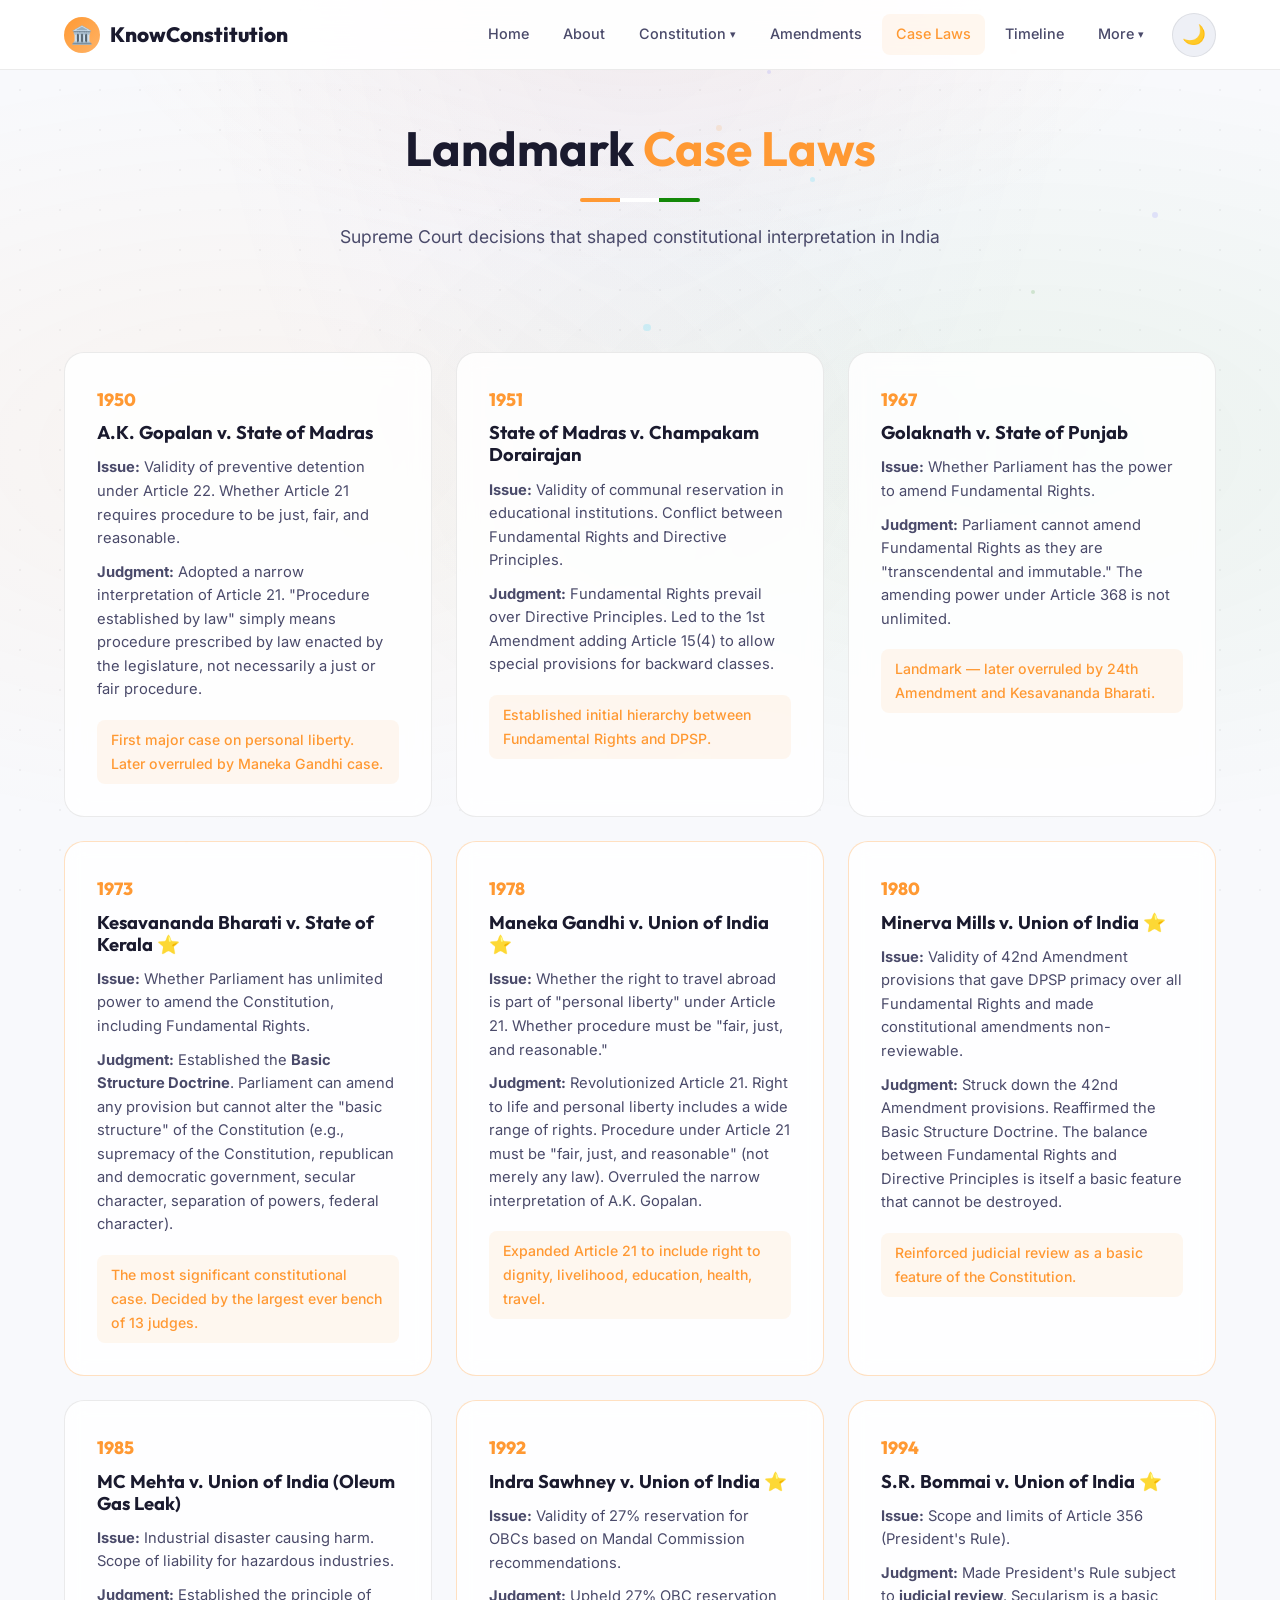
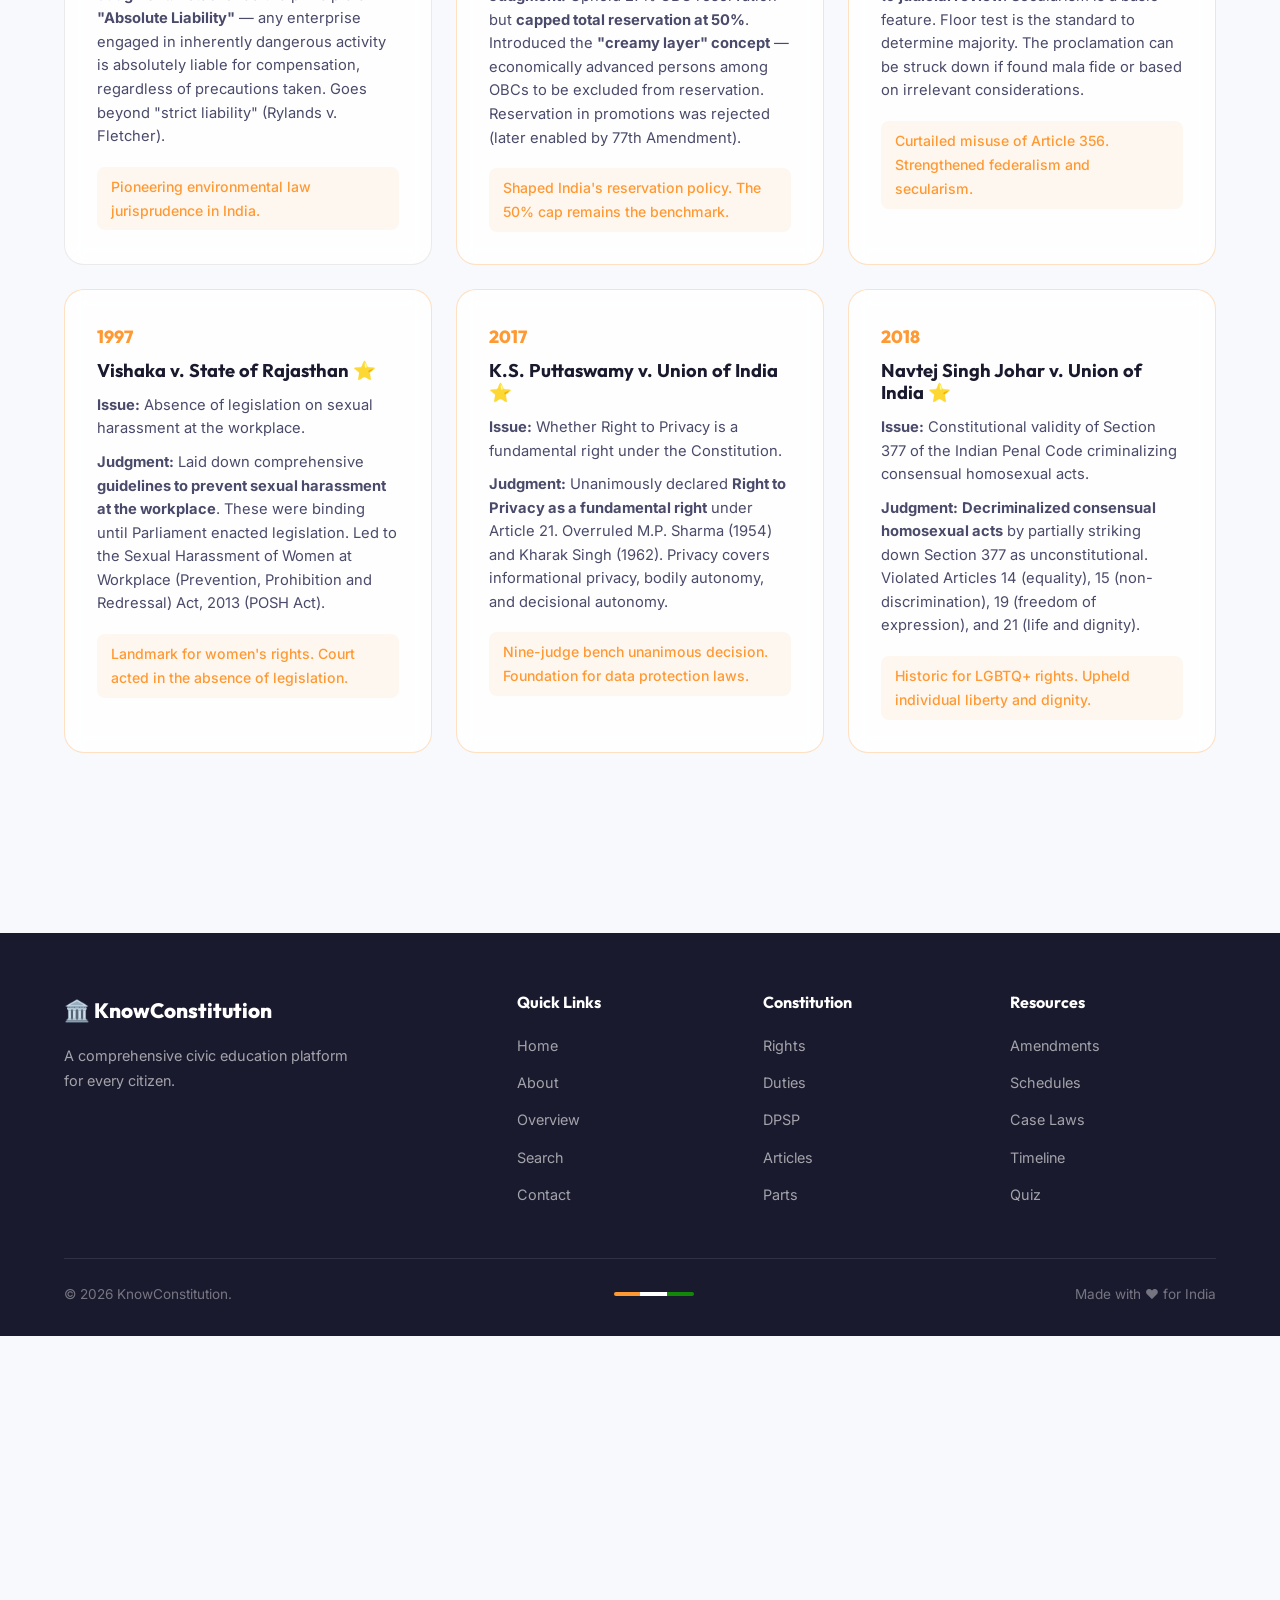
<file: cases.html>
<!DOCTYPE html>
<html lang="en" data-theme="light">
<head>
  <meta charset="UTF-8">
  <meta name="viewport" content="width=device-width, initial-scale=1.0">
  <meta name="description" content="Landmark Supreme Court cases that shaped the interpretation of the Indian Constitution.">
  <title>Landmark Case Laws – KnowConstitution</title>
  <link rel="stylesheet" href="style.css">
</head>
<body>
<div class="page-loader" id="pageLoader"><div class="loader-chakra"></div></div>
<div class="parallax-bg" id="parallaxBg"><div class="layer layer-dots"></div><div class="layer layer-gradient"></div></div>

<nav class="navbar" id="navbar">
  <div class="nav-container">
    <a href="index.html" class="nav-logo"><span class="logo-icon">🏛️</span><span>KnowConstitution</span></a>
    <div class="nav-links" id="navLinks">
      <a href="index.html">Home</a><a href="about.html">About</a>
      <div class="nav-dropdown"><a href="#" class="dropdown-toggle">Constitution</a><div class="dropdown-menu"><a href="overview.html">Overview</a><a href="rights.html">Fundamental Rights</a><a href="duties.html">Fundamental Duties</a><a href="dpsp.html">Directive Principles</a><a href="articles.html">Articles (1–395)</a><a href="parts.html">Parts</a><a href="schedules.html">Schedules</a></div></div>
      <a href="amendments.html">Amendments</a><a href="cases.html">Case Laws</a><a href="timeline.html">Timeline</a>
      <div class="nav-dropdown"><a href="#" class="dropdown-toggle">More</a><div class="dropdown-menu"><a href="search.html">🔍 Search</a><a href="quiz.html">📝 Quiz</a><a href="contact.html">📧 Contact</a></div></div>
      <button class="theme-toggle" id="themeToggle" title="Toggle Theme">🌙</button>
    </div>
    <button class="hamburger" id="hamburger" aria-label="Menu"><span></span><span></span><span></span></button>
  </div>
</nav>

<div class="page-header">
  <div class="container">
    <h1>Landmark <span class="text-saffron">Case Laws</span></h1>
    <div class="tricolor-line"></div>
    <p>Supreme Court decisions that shaped constitutional interpretation in India</p>
  </div>
</div>

<section class="section" style="padding-top: 40px;">
  <div class="container">
    <div class="cards-grid cards-grid-3 stagger reveal">

      <div class="case-card">
        <div class="case-year">1950</div>
        <h3 class="case-name">A.K. Gopalan v. State of Madras</h3>
        <p class="case-issue"><strong>Issue:</strong> Validity of preventive detention under Article 22. Whether Article 21 requires procedure to be just, fair, and reasonable.</p>
        <p class="case-judgment"><strong>Judgment:</strong> Adopted a narrow interpretation of Article 21. "Procedure established by law" simply means procedure prescribed by law enacted by the legislature, not necessarily a just or fair procedure.</p>
        <span class="case-importance">First major case on personal liberty. Later overruled by Maneka Gandhi case.</span>
      </div>

      <div class="case-card">
        <div class="case-year">1951</div>
        <h3 class="case-name">State of Madras v. Champakam Dorairajan</h3>
        <p class="case-issue"><strong>Issue:</strong> Validity of communal reservation in educational institutions. Conflict between Fundamental Rights and Directive Principles.</p>
        <p class="case-judgment"><strong>Judgment:</strong> Fundamental Rights prevail over Directive Principles. Led to the 1st Amendment adding Article 15(4) to allow special provisions for backward classes.</p>
        <span class="case-importance">Established initial hierarchy between Fundamental Rights and DPSP.</span>
      </div>

      <div class="case-card">
        <div class="case-year">1967</div>
        <h3 class="case-name">Golaknath v. State of Punjab</h3>
        <p class="case-issue"><strong>Issue:</strong> Whether Parliament has the power to amend Fundamental Rights.</p>
        <p class="case-judgment"><strong>Judgment:</strong> Parliament cannot amend Fundamental Rights as they are "transcendental and immutable." The amending power under Article 368 is not unlimited.</p>
        <span class="case-importance">Landmark — later overruled by 24th Amendment and Kesavananda Bharati.</span>
      </div>

      <div class="case-card" style="border-color: rgba(255,153,51,0.3);">
        <div class="case-year">1973</div>
        <h3 class="case-name">Kesavananda Bharati v. State of Kerala ⭐</h3>
        <p class="case-issue"><strong>Issue:</strong> Whether Parliament has unlimited power to amend the Constitution, including Fundamental Rights.</p>
        <p class="case-judgment"><strong>Judgment:</strong> Established the <strong>Basic Structure Doctrine</strong>. Parliament can amend any provision but cannot alter the "basic structure" of the Constitution (e.g., supremacy of the Constitution, republican and democratic government, secular character, separation of powers, federal character).</p>
        <span class="case-importance">The most significant constitutional case. Decided by the largest ever bench of 13 judges.</span>
      </div>

      <div class="case-card" style="border-color: rgba(255,153,51,0.3);">
        <div class="case-year">1978</div>
        <h3 class="case-name">Maneka Gandhi v. Union of India ⭐</h3>
        <p class="case-issue"><strong>Issue:</strong> Whether the right to travel abroad is part of "personal liberty" under Article 21. Whether procedure must be "fair, just, and reasonable."</p>
        <p class="case-judgment"><strong>Judgment:</strong> Revolutionized Article 21. Right to life and personal liberty includes a wide range of rights. Procedure under Article 21 must be "fair, just, and reasonable" (not merely any law). Overruled the narrow interpretation of A.K. Gopalan.</p>
        <span class="case-importance">Expanded Article 21 to include right to dignity, livelihood, education, health, travel.</span>
      </div>

      <div class="case-card" style="border-color: rgba(255,153,51,0.3);">
        <div class="case-year">1980</div>
        <h3 class="case-name">Minerva Mills v. Union of India ⭐</h3>
        <p class="case-issue"><strong>Issue:</strong> Validity of 42nd Amendment provisions that gave DPSP primacy over all Fundamental Rights and made constitutional amendments non-reviewable.</p>
        <p class="case-judgment"><strong>Judgment:</strong> Struck down the 42nd Amendment provisions. Reaffirmed the Basic Structure Doctrine. The balance between Fundamental Rights and Directive Principles is itself a basic feature that cannot be destroyed.</p>
        <span class="case-importance">Reinforced judicial review as a basic feature of the Constitution.</span>
      </div>

      <div class="case-card">
        <div class="case-year">1985</div>
        <h3 class="case-name">MC Mehta v. Union of India (Oleum Gas Leak)</h3>
        <p class="case-issue"><strong>Issue:</strong> Industrial disaster causing harm. Scope of liability for hazardous industries.</p>
        <p class="case-judgment"><strong>Judgment:</strong> Established the principle of <strong>"Absolute Liability"</strong> — any enterprise engaged in inherently dangerous activity is absolutely liable for compensation, regardless of precautions taken. Goes beyond "strict liability" (Rylands v. Fletcher).</p>
        <span class="case-importance">Pioneering environmental law jurisprudence in India.</span>
      </div>

      <div class="case-card" style="border-color: rgba(255,153,51,0.3);">
        <div class="case-year">1992</div>
        <h3 class="case-name">Indra Sawhney v. Union of India ⭐</h3>
        <p class="case-issue"><strong>Issue:</strong> Validity of 27% reservation for OBCs based on Mandal Commission recommendations.</p>
        <p class="case-judgment"><strong>Judgment:</strong> Upheld 27% OBC reservation but <strong>capped total reservation at 50%</strong>. Introduced the <strong>"creamy layer" concept</strong> — economically advanced persons among OBCs to be excluded from reservation. Reservation in promotions was rejected (later enabled by 77th Amendment).</p>
        <span class="case-importance">Shaped India's reservation policy. The 50% cap remains the benchmark.</span>
      </div>

      <div class="case-card" style="border-color: rgba(255,153,51,0.3);">
        <div class="case-year">1994</div>
        <h3 class="case-name">S.R. Bommai v. Union of India ⭐</h3>
        <p class="case-issue"><strong>Issue:</strong> Scope and limits of Article 356 (President's Rule).</p>
        <p class="case-judgment"><strong>Judgment:</strong> Made President's Rule subject to <strong>judicial review</strong>. Secularism is a basic feature. Floor test is the standard to determine majority. The proclamation can be struck down if found mala fide or based on irrelevant considerations.</p>
        <span class="case-importance">Curtailed misuse of Article 356. Strengthened federalism and secularism.</span>
      </div>

      <div class="case-card" style="border-color: rgba(255,153,51,0.3);">
        <div class="case-year">1997</div>
        <h3 class="case-name">Vishaka v. State of Rajasthan ⭐</h3>
        <p class="case-issue"><strong>Issue:</strong> Absence of legislation on sexual harassment at the workplace.</p>
        <p class="case-judgment"><strong>Judgment:</strong> Laid down comprehensive <strong>guidelines to prevent sexual harassment at the workplace</strong>. These were binding until Parliament enacted legislation. Led to the Sexual Harassment of Women at Workplace (Prevention, Prohibition and Redressal) Act, 2013 (POSH Act).</p>
        <span class="case-importance">Landmark for women's rights. Court acted in the absence of legislation.</span>
      </div>

      <div class="case-card" style="border-color: rgba(255,153,51,0.3);">
        <div class="case-year">2017</div>
        <h3 class="case-name">K.S. Puttaswamy v. Union of India ⭐</h3>
        <p class="case-issue"><strong>Issue:</strong> Whether Right to Privacy is a fundamental right under the Constitution.</p>
        <p class="case-judgment"><strong>Judgment:</strong> Unanimously declared <strong>Right to Privacy as a fundamental right</strong> under Article 21. Overruled M.P. Sharma (1954) and Kharak Singh (1962). Privacy covers informational privacy, bodily autonomy, and decisional autonomy.</p>
        <span class="case-importance">Nine-judge bench unanimous decision. Foundation for data protection laws.</span>
      </div>

      <div class="case-card" style="border-color: rgba(255,153,51,0.3);">
        <div class="case-year">2018</div>
        <h3 class="case-name">Navtej Singh Johar v. Union of India ⭐</h3>
        <p class="case-issue"><strong>Issue:</strong> Constitutional validity of Section 377 of the Indian Penal Code criminalizing consensual homosexual acts.</p>
        <p class="case-judgment"><strong>Judgment:</strong> <strong>Decriminalized consensual homosexual acts</strong> by partially striking down Section 377 as unconstitutional. Violated Articles 14 (equality), 15 (non-discrimination), 19 (freedom of expression), and 21 (life and dignity).</p>
        <span class="case-importance">Historic for LGBTQ+ rights. Upheld individual liberty and dignity.</span>
      </div>

    </div>
  </div>
</section>

<footer class="footer">
  <div class="container">
    <div class="footer-grid">
      <div><div class="footer-brand">🏛️ KnowConstitution</div><p class="footer-desc">A comprehensive civic education platform for every citizen.</p></div>
      <div><h4>Quick Links</h4><ul><li><a href="index.html">Home</a></li><li><a href="about.html">About</a></li><li><a href="overview.html">Overview</a></li><li><a href="search.html">Search</a></li><li><a href="contact.html">Contact</a></li></ul></div>
      <div><h4>Constitution</h4><ul><li><a href="rights.html">Rights</a></li><li><a href="duties.html">Duties</a></li><li><a href="dpsp.html">DPSP</a></li><li><a href="articles.html">Articles</a></li><li><a href="parts.html">Parts</a></li></ul></div>
      <div><h4>Resources</h4><ul><li><a href="amendments.html">Amendments</a></li><li><a href="schedules.html">Schedules</a></li><li><a href="cases.html">Case Laws</a></li><li><a href="timeline.html">Timeline</a></li><li><a href="quiz.html">Quiz</a></li></ul></div>
    </div>
    <div class="footer-bottom"><span>© 2026 KnowConstitution.</span><div class="tricolor-line" style="width:80px;"></div><span>Made with ❤️ for India</span></div>
  </div>
</footer>
<script src="script.js"></script>
  <iframe
    src="https://www.chatbase.co/chatbot-iframe/g6AylJNvPvuz_jAulG9b5"
    width="100%"
    style="height: 100%; min-height: 700px"
    frameborder="0"
></iframe>
</body>
</html>
</file>
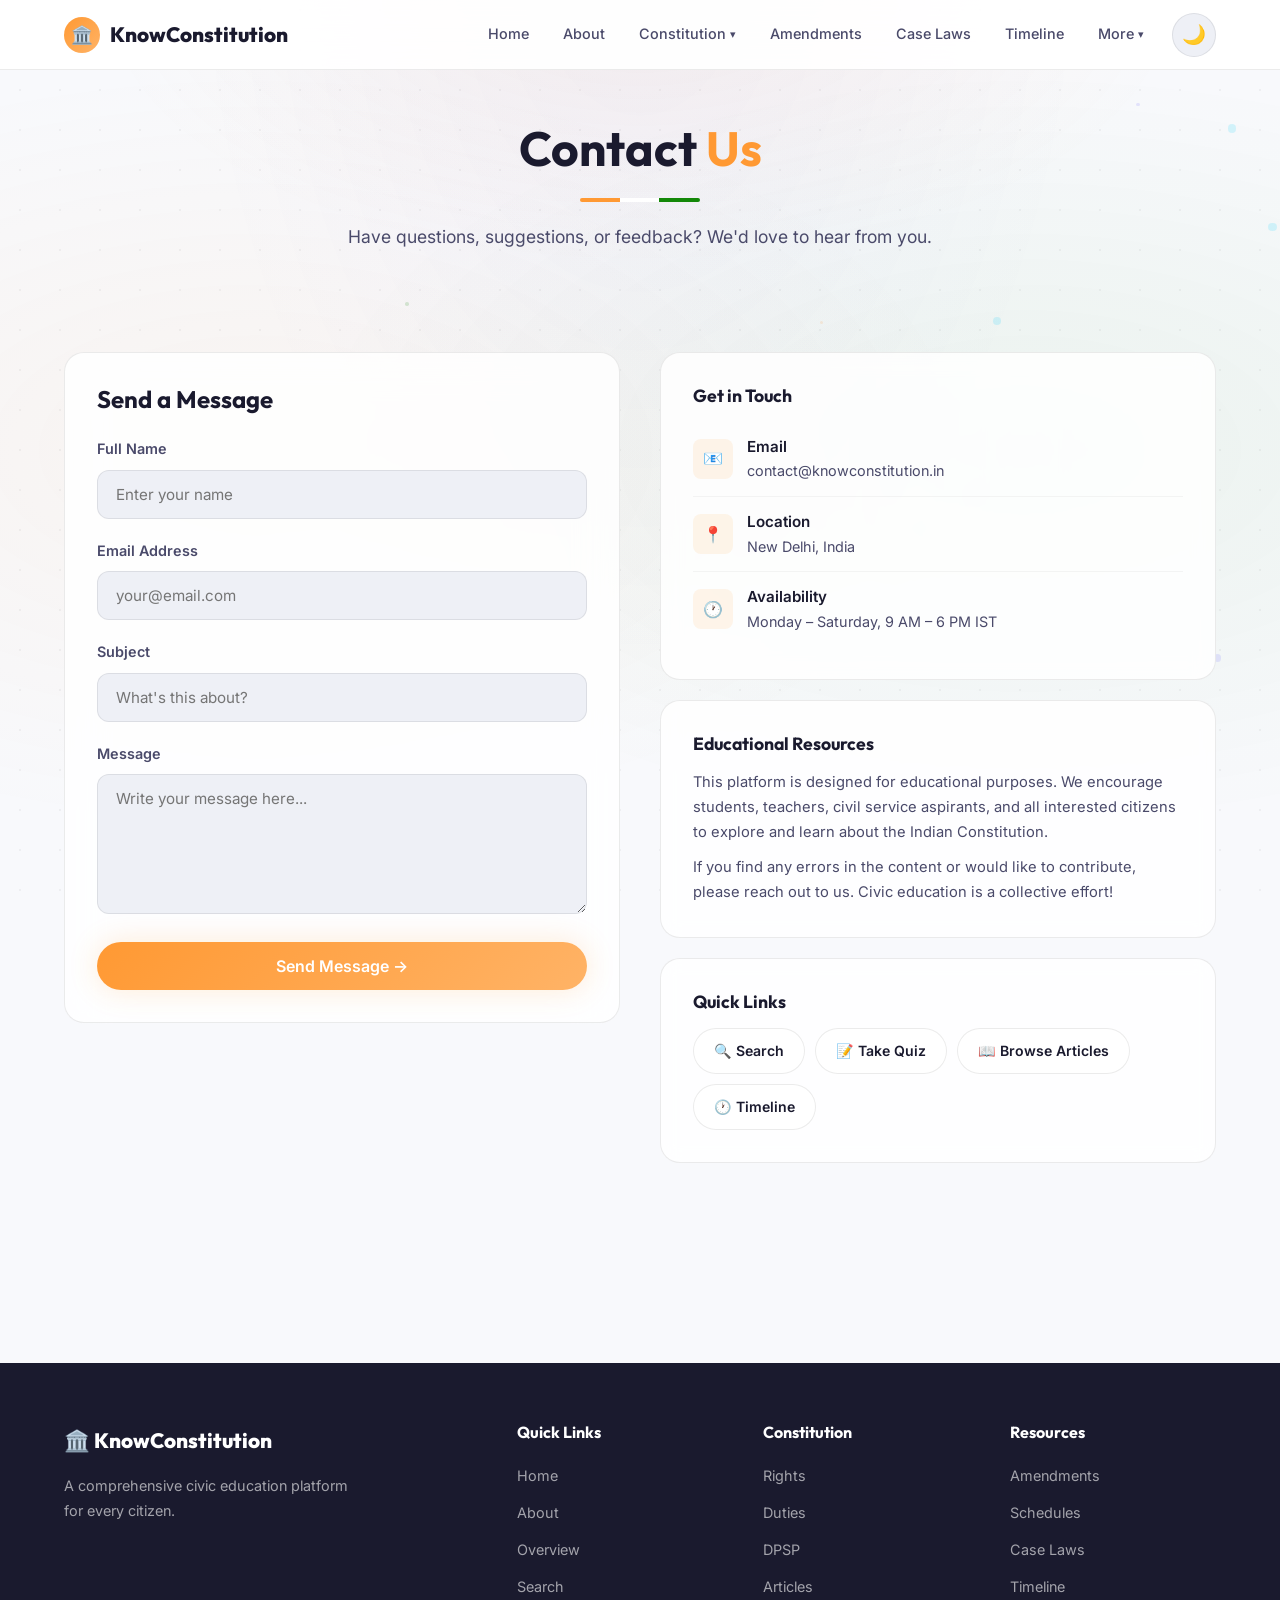
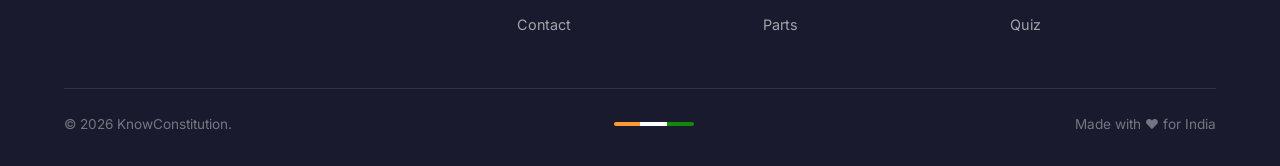
<file: contact.html>
<!DOCTYPE html>
<html lang="en" data-theme="light">
<head>
  <meta charset="UTF-8">
  <meta name="viewport" content="width=device-width, initial-scale=1.0">
  <meta name="description" content="Contact us – KnowConstitution, a civic education platform about the Indian Constitution.">
  <title>Contact – KnowConstitution</title>
  <link rel="stylesheet" href="style.css">
</head>
<body>
<div class="page-loader" id="pageLoader"><div class="loader-chakra"></div></div>
<div class="parallax-bg" id="parallaxBg"><div class="layer layer-dots"></div><div class="layer layer-gradient"></div></div>

<nav class="navbar" id="navbar">
  <div class="nav-container">
    <a href="index.html" class="nav-logo"><span class="logo-icon">🏛️</span><span>KnowConstitution</span></a>
    <div class="nav-links" id="navLinks">
      <a href="index.html">Home</a><a href="about.html">About</a>
      <div class="nav-dropdown"><a href="#" class="dropdown-toggle">Constitution</a><div class="dropdown-menu"><a href="overview.html">Overview</a><a href="rights.html">Fundamental Rights</a><a href="duties.html">Fundamental Duties</a><a href="dpsp.html">Directive Principles</a><a href="articles.html">Articles (1–395)</a><a href="parts.html">Parts</a><a href="schedules.html">Schedules</a></div></div>
      <a href="amendments.html">Amendments</a><a href="cases.html">Case Laws</a><a href="timeline.html">Timeline</a>
      <div class="nav-dropdown"><a href="#" class="dropdown-toggle">More</a><div class="dropdown-menu"><a href="search.html">🔍 Search</a><a href="quiz.html">📝 Quiz</a><a href="contact.html">📧 Contact</a></div></div>
      <button class="theme-toggle" id="themeToggle" title="Toggle Theme">🌙</button>
    </div>
    <button class="hamburger" id="hamburger" aria-label="Menu"><span></span><span></span><span></span></button>
  </div>
</nav>

<div class="page-header">
  <div class="container">
    <h1>Contact <span class="text-saffron">Us</span></h1>
    <div class="tricolor-line"></div>
    <p>Have questions, suggestions, or feedback? We'd love to hear from you.</p>
  </div>
</div>

<section class="section" style="padding-top: 40px;">
  <div class="container">
    <div class="contact-grid">
      <!-- Form -->
      <div class="floating-card reveal">
        <h2 style="margin-bottom: 24px;">Send a Message</h2>
        <form id="contactForm">
          <div class="form-group">
            <label class="form-label" for="name">Full Name</label>
            <input type="text" class="form-input" id="name" name="name" placeholder="Enter your name" required>
          </div>
          <div class="form-group">
            <label class="form-label" for="email">Email Address</label>
            <input type="email" class="form-input" id="email" name="email" placeholder="your@email.com" required>
          </div>
          <div class="form-group">
            <label class="form-label" for="subject">Subject</label>
            <input type="text" class="form-input" id="subject" name="subject" placeholder="What's this about?">
          </div>
          <div class="form-group">
            <label class="form-label" for="message">Message</label>
            <textarea class="form-textarea" id="message" name="message" placeholder="Write your message here..." required></textarea>
          </div>
          <button type="submit" class="btn btn-primary" style="width: 100%; justify-content: center;">
            Send Message →
          </button>
        </form>
      </div>

      <!-- Contact Info -->
      <div>
        <div class="contact-info-card reveal">
          <h3>Get in Touch</h3>
          <div class="contact-item">
            <div class="ci-icon">📧</div>
            <div>
              <div style="font-weight: 600; font-size: 0.95rem;">Email</div>
              <div style="color: var(--text-secondary); font-size: 0.9rem;">contact@knowconstitution.in</div>
            </div>
          </div>
          <div class="contact-item">
            <div class="ci-icon">📍</div>
            <div>
              <div style="font-weight: 600; font-size: 0.95rem;">Location</div>
              <div style="color: var(--text-secondary); font-size: 0.9rem;">New Delhi, India</div>
            </div>
          </div>
          <div class="contact-item">
            <div class="ci-icon">🕐</div>
            <div>
              <div style="font-weight: 600; font-size: 0.95rem;">Availability</div>
              <div style="color: var(--text-secondary); font-size: 0.9rem;">Monday – Saturday, 9 AM – 6 PM IST</div>
            </div>
          </div>
        </div>

        <div class="contact-info-card reveal" style="margin-top: 20px;">
          <h3>Educational Resources</h3>
          <p style="color: var(--text-secondary); font-size: 0.92rem; line-height: 1.7; margin-top: 12px;">
            This platform is designed for educational purposes. We encourage students, teachers, civil service aspirants, and all interested citizens to explore and learn about the Indian Constitution.
          </p>
          <p style="color: var(--text-secondary); font-size: 0.92rem; line-height: 1.7; margin-top: 10px;">
            If you find any errors in the content or would like to contribute, please reach out to us. Civic education is a collective effort!
          </p>
        </div>

        <div class="contact-info-card reveal" style="margin-top: 20px;">
          <h3>Quick Links</h3>
          <div style="display: flex; flex-wrap: wrap; gap: 10px; margin-top: 12px;">
            <a href="search.html" class="btn btn-small btn-secondary">🔍 Search</a>
            <a href="quiz.html" class="btn btn-small btn-secondary">📝 Take Quiz</a>
            <a href="articles.html" class="btn btn-small btn-secondary">📖 Browse Articles</a>
            <a href="timeline.html" class="btn btn-small btn-secondary">🕐 Timeline</a>
          </div>
        </div>
      </div>
    </div>
  </div>
</section>

<footer class="footer">
  <div class="container">
    <div class="footer-grid">
      <div><div class="footer-brand">🏛️ KnowConstitution</div><p class="footer-desc">A comprehensive civic education platform for every citizen.</p></div>
      <div><h4>Quick Links</h4><ul><li><a href="index.html">Home</a></li><li><a href="about.html">About</a></li><li><a href="overview.html">Overview</a></li><li><a href="search.html">Search</a></li><li><a href="contact.html">Contact</a></li></ul></div>
      <div><h4>Constitution</h4><ul><li><a href="rights.html">Rights</a></li><li><a href="duties.html">Duties</a></li><li><a href="dpsp.html">DPSP</a></li><li><a href="articles.html">Articles</a></li><li><a href="parts.html">Parts</a></li></ul></div>
      <div><h4>Resources</h4><ul><li><a href="amendments.html">Amendments</a></li><li><a href="schedules.html">Schedules</a></li><li><a href="cases.html">Case Laws</a></li><li><a href="timeline.html">Timeline</a></li><li><a href="quiz.html">Quiz</a></li></ul></div>
    </div>
    <div class="footer-bottom"><span>© 2026 KnowConstitution.</span><div class="tricolor-line" style="width:80px;"></div><span>Made with ❤️ for India</span></div>
  </div>
</footer>
<script src="script.js"></script>
</body>
</html>
</file>
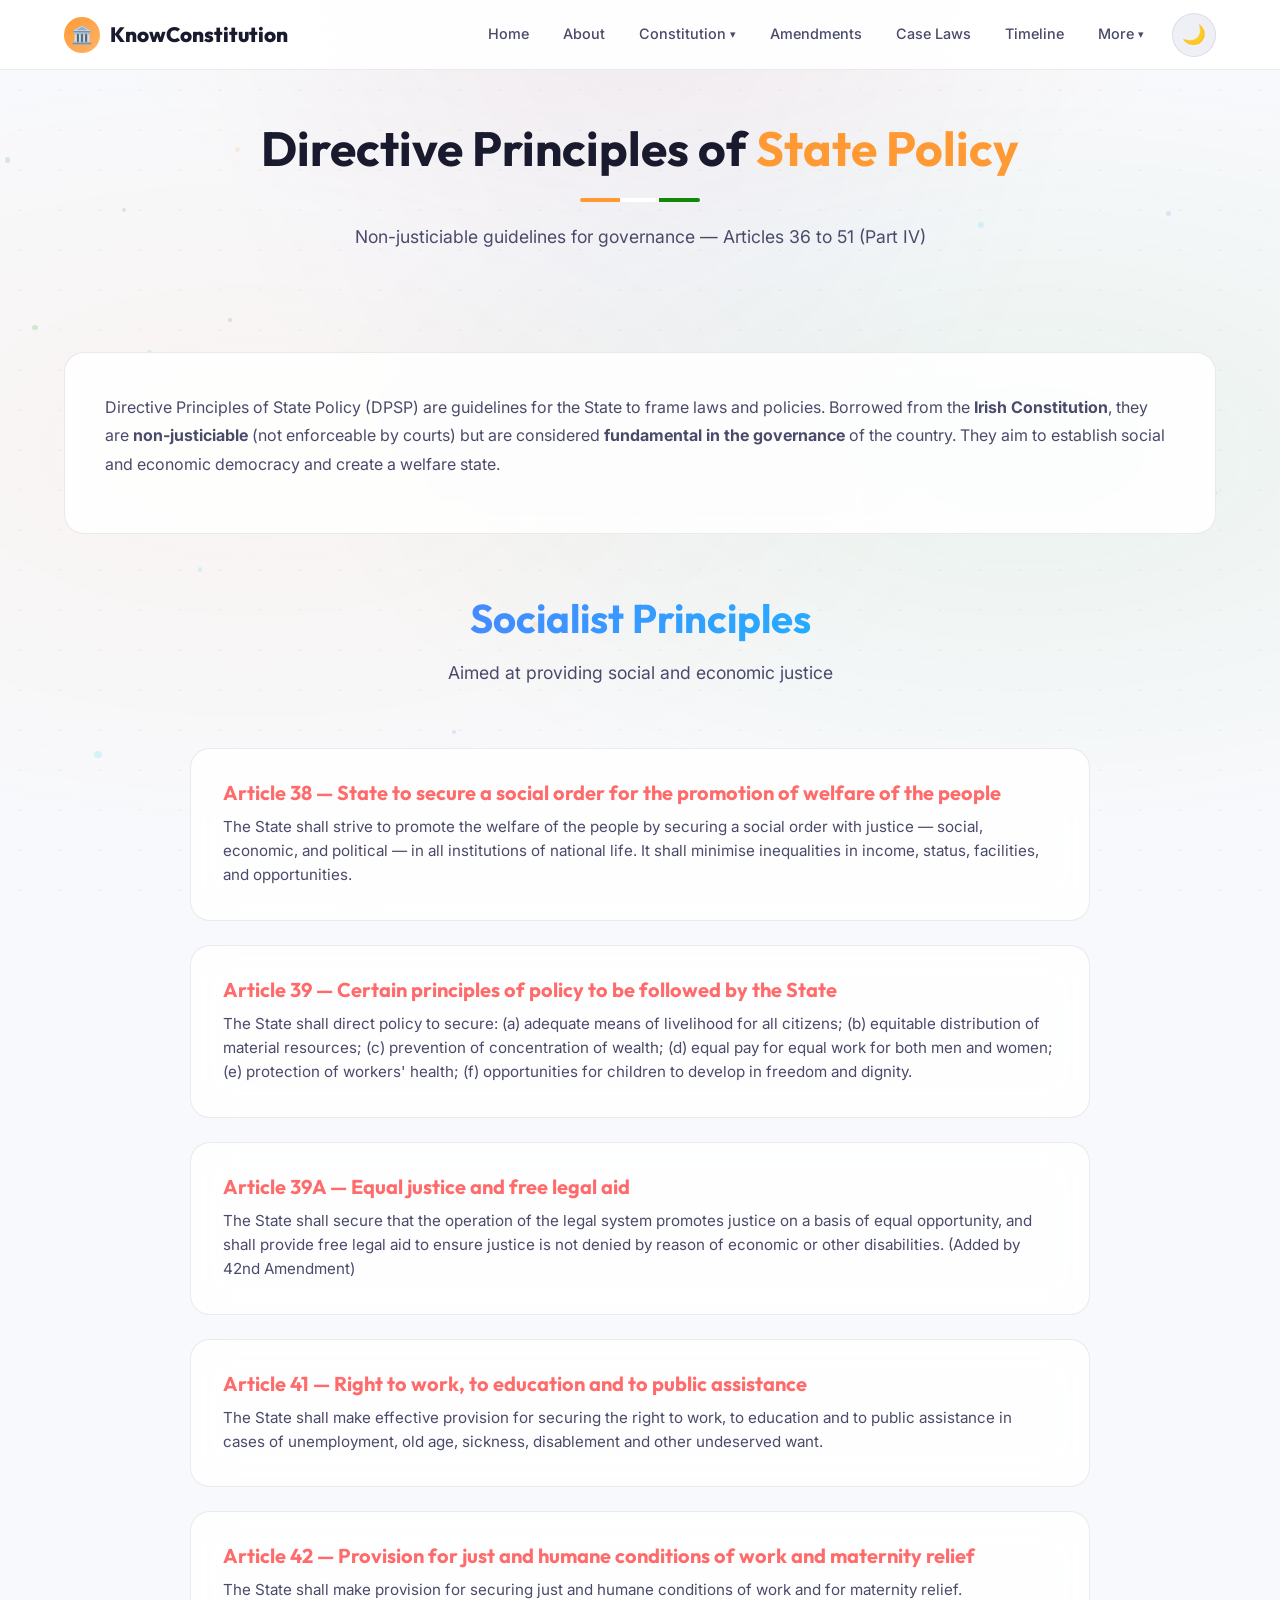
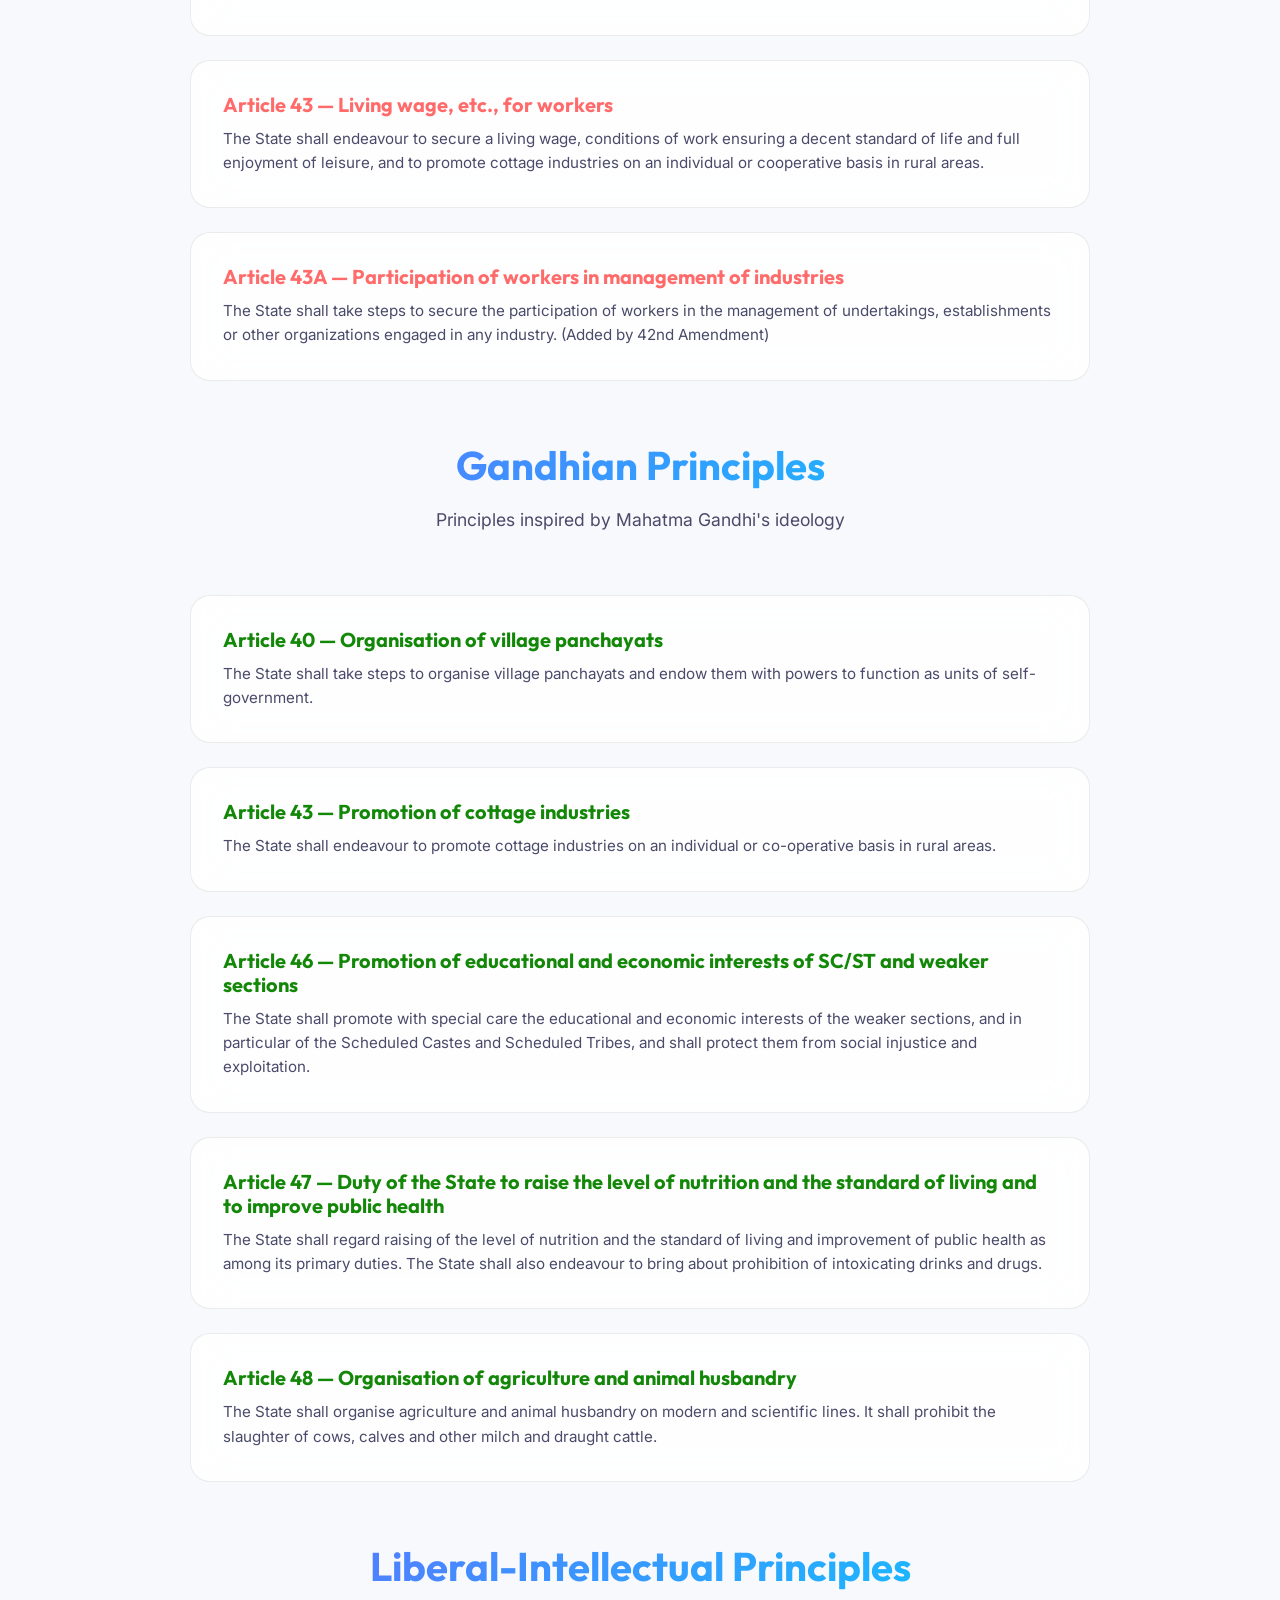
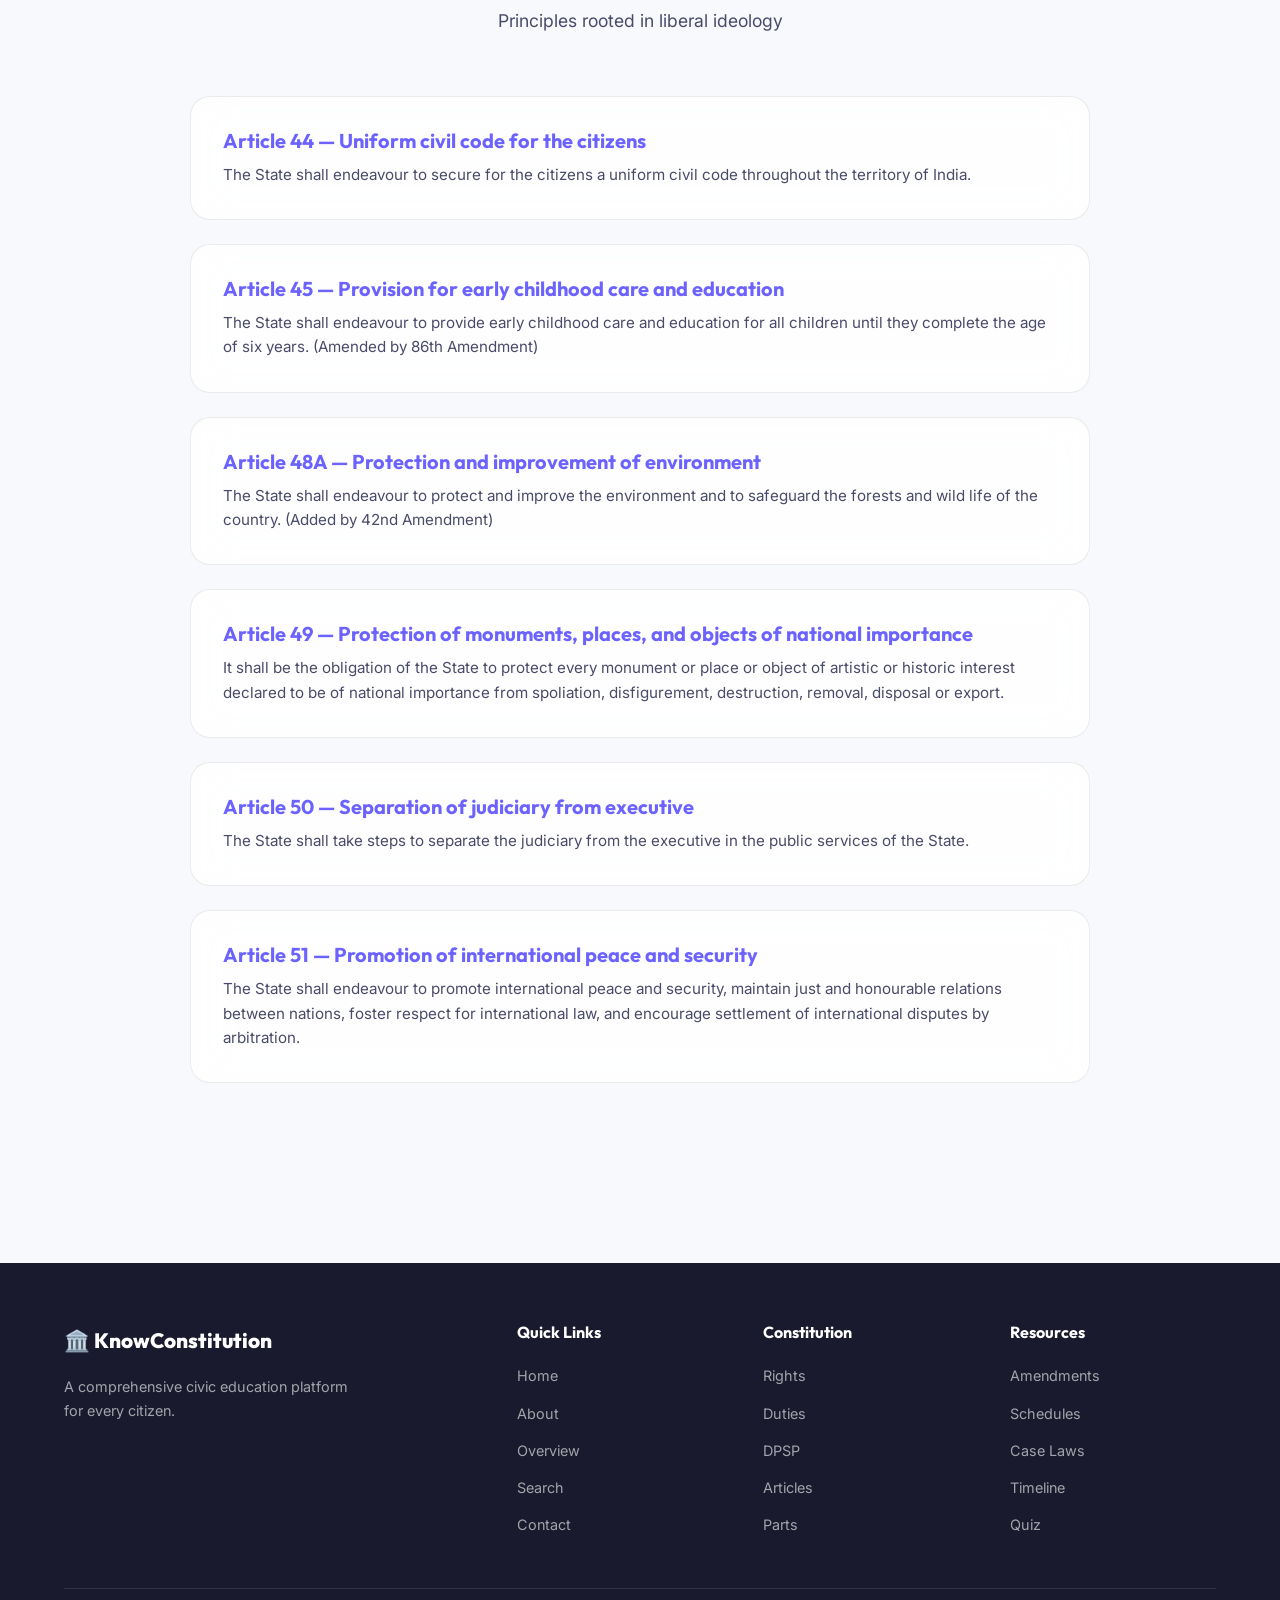
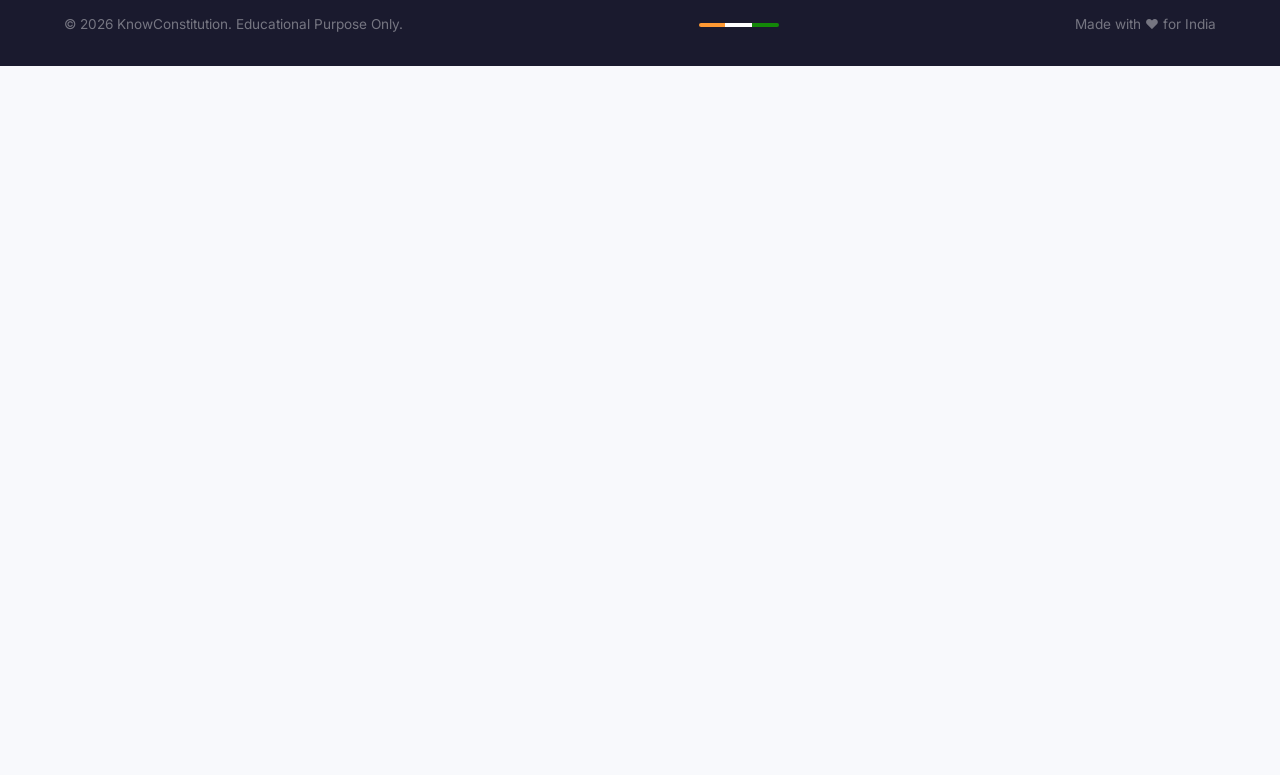
<file: dpsp.html>
<!DOCTYPE html>
<html lang="en" data-theme="light">
<head>
  <meta charset="UTF-8">
  <meta name="viewport" content="width=device-width, initial-scale=1.0">
  <meta name="description" content="Directive Principles of State Policy – Articles 36 to 51, classified into Socialist, Gandhian, and Liberal-Intellectual principles.">
  <title>Directive Principles – KnowConstitution</title>
  <link rel="stylesheet" href="style.css">
</head>
<body>

<div class="page-loader" id="pageLoader"><div class="loader-chakra"></div></div>
<div class="parallax-bg" id="parallaxBg"><div class="layer layer-dots"></div><div class="layer layer-gradient"></div></div>

<nav class="navbar" id="navbar">
  <div class="nav-container">
    <a href="index.html" class="nav-logo"><span class="logo-icon">🏛️</span><span>KnowConstitution</span></a>
    <div class="nav-links" id="navLinks">
      <a href="index.html">Home</a><a href="about.html">About</a>
      <div class="nav-dropdown"><a href="#" class="dropdown-toggle">Constitution</a><div class="dropdown-menu"><a href="overview.html">Overview</a><a href="rights.html">Fundamental Rights</a><a href="duties.html">Fundamental Duties</a><a href="dpsp.html">Directive Principles</a><a href="articles.html">Articles (1–395)</a><a href="parts.html">Parts</a><a href="schedules.html">Schedules</a></div></div>
      <a href="amendments.html">Amendments</a><a href="cases.html">Case Laws</a><a href="timeline.html">Timeline</a>
      <div class="nav-dropdown"><a href="#" class="dropdown-toggle">More</a><div class="dropdown-menu"><a href="search.html">🔍 Search</a><a href="quiz.html">📝 Quiz</a><a href="contact.html">📧 Contact</a></div></div>
      <button class="theme-toggle" id="themeToggle" title="Toggle Theme">🌙</button>
    </div>
    <button class="hamburger" id="hamburger" aria-label="Menu"><span></span><span></span><span></span></button>
  </div>
</nav>

<div class="page-header">
  <div class="container">
    <h1>Directive Principles of <span class="text-saffron">State Policy</span></h1>
    <div class="tricolor-line"></div>
    <p>Non-justiciable guidelines for governance — Articles 36 to 51 (Part IV)</p>
  </div>
</div>

<section class="section" style="padding-top: 40px;">
  <div class="container">
    <div class="content-block reveal">
      <p>Directive Principles of State Policy (DPSP) are guidelines for the State to frame laws and policies. Borrowed from the <strong>Irish Constitution</strong>, they are <strong>non-justiciable</strong> (not enforceable by courts) but are considered <strong>fundamental in the governance</strong> of the country. They aim to establish social and economic democracy and create a welfare state.</p>
    </div>

    <!-- Socialist Principles -->
    <h2 class="section-title reveal" style="margin-top: 60px;">Socialist Principles</h2>
    <p class="section-subtitle reveal">Aimed at providing social and economic justice</p>

    <div class="cards-grid" style="grid-template-columns:1fr;max-width:900px;margin:30px auto 0;">
      <div class="floating-card reveal">
        <h3 class="card-title" style="color:var(--accent-3)">Article 38 — State to secure a social order for the promotion of welfare of the people</h3>
        <p class="card-text">The State shall strive to promote the welfare of the people by securing a social order with justice — social, economic, and political — in all institutions of national life. It shall minimise inequalities in income, status, facilities, and opportunities.</p>
      </div>
      <div class="floating-card reveal">
        <h3 class="card-title" style="color:var(--accent-3)">Article 39 — Certain principles of policy to be followed by the State</h3>
        <p class="card-text">The State shall direct policy to secure: (a) adequate means of livelihood for all citizens; (b) equitable distribution of material resources; (c) prevention of concentration of wealth; (d) equal pay for equal work for both men and women; (e) protection of workers' health; (f) opportunities for children to develop in freedom and dignity.</p>
      </div>
      <div class="floating-card reveal">
        <h3 class="card-title" style="color:var(--accent-3)">Article 39A — Equal justice and free legal aid</h3>
        <p class="card-text">The State shall secure that the operation of the legal system promotes justice on a basis of equal opportunity, and shall provide free legal aid to ensure justice is not denied by reason of economic or other disabilities. (Added by 42nd Amendment)</p>
      </div>
      <div class="floating-card reveal">
        <h3 class="card-title" style="color:var(--accent-3)">Article 41 — Right to work, to education and to public assistance</h3>
        <p class="card-text">The State shall make effective provision for securing the right to work, to education and to public assistance in cases of unemployment, old age, sickness, disablement and other undeserved want.</p>
      </div>
      <div class="floating-card reveal">
        <h3 class="card-title" style="color:var(--accent-3)">Article 42 — Provision for just and humane conditions of work and maternity relief</h3>
        <p class="card-text">The State shall make provision for securing just and humane conditions of work and for maternity relief.</p>
      </div>
      <div class="floating-card reveal">
        <h3 class="card-title" style="color:var(--accent-3)">Article 43 — Living wage, etc., for workers</h3>
        <p class="card-text">The State shall endeavour to secure a living wage, conditions of work ensuring a decent standard of life and full enjoyment of leisure, and to promote cottage industries on an individual or cooperative basis in rural areas.</p>
      </div>
      <div class="floating-card reveal">
        <h3 class="card-title" style="color:var(--accent-3)">Article 43A — Participation of workers in management of industries</h3>
        <p class="card-text">The State shall take steps to secure the participation of workers in the management of undertakings, establishments or other organizations engaged in any industry. (Added by 42nd Amendment)</p>
      </div>
    </div>

    <!-- Gandhian Principles -->
    <h2 class="section-title reveal" style="margin-top: 60px;">Gandhian Principles</h2>
    <p class="section-subtitle reveal">Principles inspired by Mahatma Gandhi's ideology</p>

    <div class="cards-grid" style="grid-template-columns:1fr;max-width:900px;margin:30px auto 0;">
      <div class="floating-card reveal">
        <h3 class="card-title" style="color:var(--green-india)">Article 40 — Organisation of village panchayats</h3>
        <p class="card-text">The State shall take steps to organise village panchayats and endow them with powers to function as units of self-government.</p>
      </div>
      <div class="floating-card reveal">
        <h3 class="card-title" style="color:var(--green-india)">Article 43 — Promotion of cottage industries</h3>
        <p class="card-text">The State shall endeavour to promote cottage industries on an individual or co-operative basis in rural areas.</p>
      </div>
      <div class="floating-card reveal">
        <h3 class="card-title" style="color:var(--green-india)">Article 46 — Promotion of educational and economic interests of SC/ST and weaker sections</h3>
        <p class="card-text">The State shall promote with special care the educational and economic interests of the weaker sections, and in particular of the Scheduled Castes and Scheduled Tribes, and shall protect them from social injustice and exploitation.</p>
      </div>
      <div class="floating-card reveal">
        <h3 class="card-title" style="color:var(--green-india)">Article 47 — Duty of the State to raise the level of nutrition and the standard of living and to improve public health</h3>
        <p class="card-text">The State shall regard raising of the level of nutrition and the standard of living and improvement of public health as among its primary duties. The State shall also endeavour to bring about prohibition of intoxicating drinks and drugs.</p>
      </div>
      <div class="floating-card reveal">
        <h3 class="card-title" style="color:var(--green-india)">Article 48 — Organisation of agriculture and animal husbandry</h3>
        <p class="card-text">The State shall organise agriculture and animal husbandry on modern and scientific lines. It shall prohibit the slaughter of cows, calves and other milch and draught cattle.</p>
      </div>
    </div>

    <!-- Liberal-Intellectual Principles -->
    <h2 class="section-title reveal" style="margin-top: 60px;">Liberal-Intellectual Principles</h2>
    <p class="section-subtitle reveal">Principles rooted in liberal ideology</p>

    <div class="cards-grid" style="grid-template-columns:1fr;max-width:900px;margin:30px auto 0;">
      <div class="floating-card reveal">
        <h3 class="card-title" style="color:var(--accent-1)">Article 44 — Uniform civil code for the citizens</h3>
        <p class="card-text">The State shall endeavour to secure for the citizens a uniform civil code throughout the territory of India.</p>
      </div>
      <div class="floating-card reveal">
        <h3 class="card-title" style="color:var(--accent-1)">Article 45 — Provision for early childhood care and education</h3>
        <p class="card-text">The State shall endeavour to provide early childhood care and education for all children until they complete the age of six years. (Amended by 86th Amendment)</p>
      </div>
      <div class="floating-card reveal">
        <h3 class="card-title" style="color:var(--accent-1)">Article 48A — Protection and improvement of environment</h3>
        <p class="card-text">The State shall endeavour to protect and improve the environment and to safeguard the forests and wild life of the country. (Added by 42nd Amendment)</p>
      </div>
      <div class="floating-card reveal">
        <h3 class="card-title" style="color:var(--accent-1)">Article 49 — Protection of monuments, places, and objects of national importance</h3>
        <p class="card-text">It shall be the obligation of the State to protect every monument or place or object of artistic or historic interest declared to be of national importance from spoliation, disfigurement, destruction, removal, disposal or export.</p>
      </div>
      <div class="floating-card reveal">
        <h3 class="card-title" style="color:var(--accent-1)">Article 50 — Separation of judiciary from executive</h3>
        <p class="card-text">The State shall take steps to separate the judiciary from the executive in the public services of the State.</p>
      </div>
      <div class="floating-card reveal">
        <h3 class="card-title" style="color:var(--accent-1)">Article 51 — Promotion of international peace and security</h3>
        <p class="card-text">The State shall endeavour to promote international peace and security, maintain just and honourable relations between nations, foster respect for international law, and encourage settlement of international disputes by arbitration.</p>
      </div>
    </div>
  </div>
</section>

<footer class="footer">
  <div class="container">
    <div class="footer-grid">
      <div><div class="footer-brand">🏛️ KnowConstitution</div><p class="footer-desc">A comprehensive civic education platform for every citizen.</p></div>
      <div><h4>Quick Links</h4><ul><li><a href="index.html">Home</a></li><li><a href="about.html">About</a></li><li><a href="overview.html">Overview</a></li><li><a href="search.html">Search</a></li><li><a href="contact.html">Contact</a></li></ul></div>
      <div><h4>Constitution</h4><ul><li><a href="rights.html">Rights</a></li><li><a href="duties.html">Duties</a></li><li><a href="dpsp.html">DPSP</a></li><li><a href="articles.html">Articles</a></li><li><a href="parts.html">Parts</a></li></ul></div>
      <div><h4>Resources</h4><ul><li><a href="amendments.html">Amendments</a></li><li><a href="schedules.html">Schedules</a></li><li><a href="cases.html">Case Laws</a></li><li><a href="timeline.html">Timeline</a></li><li><a href="quiz.html">Quiz</a></li></ul></div>
    </div>
    <div class="footer-bottom"><span>© 2026 KnowConstitution. Educational Purpose Only.</span><div class="tricolor-line" style="width:80px;"></div><span>Made with ❤️ for India</span></div>
  </div>
</footer>

<script src="script.js"></script>
  <iframe
    src="https://www.chatbase.co/chatbot-iframe/g6AylJNvPvuz_jAulG9b5"
    width="100%"
    style="height: 100%; min-height: 700px"
    frameborder="0"
></iframe>
</body>
</html>
</file>
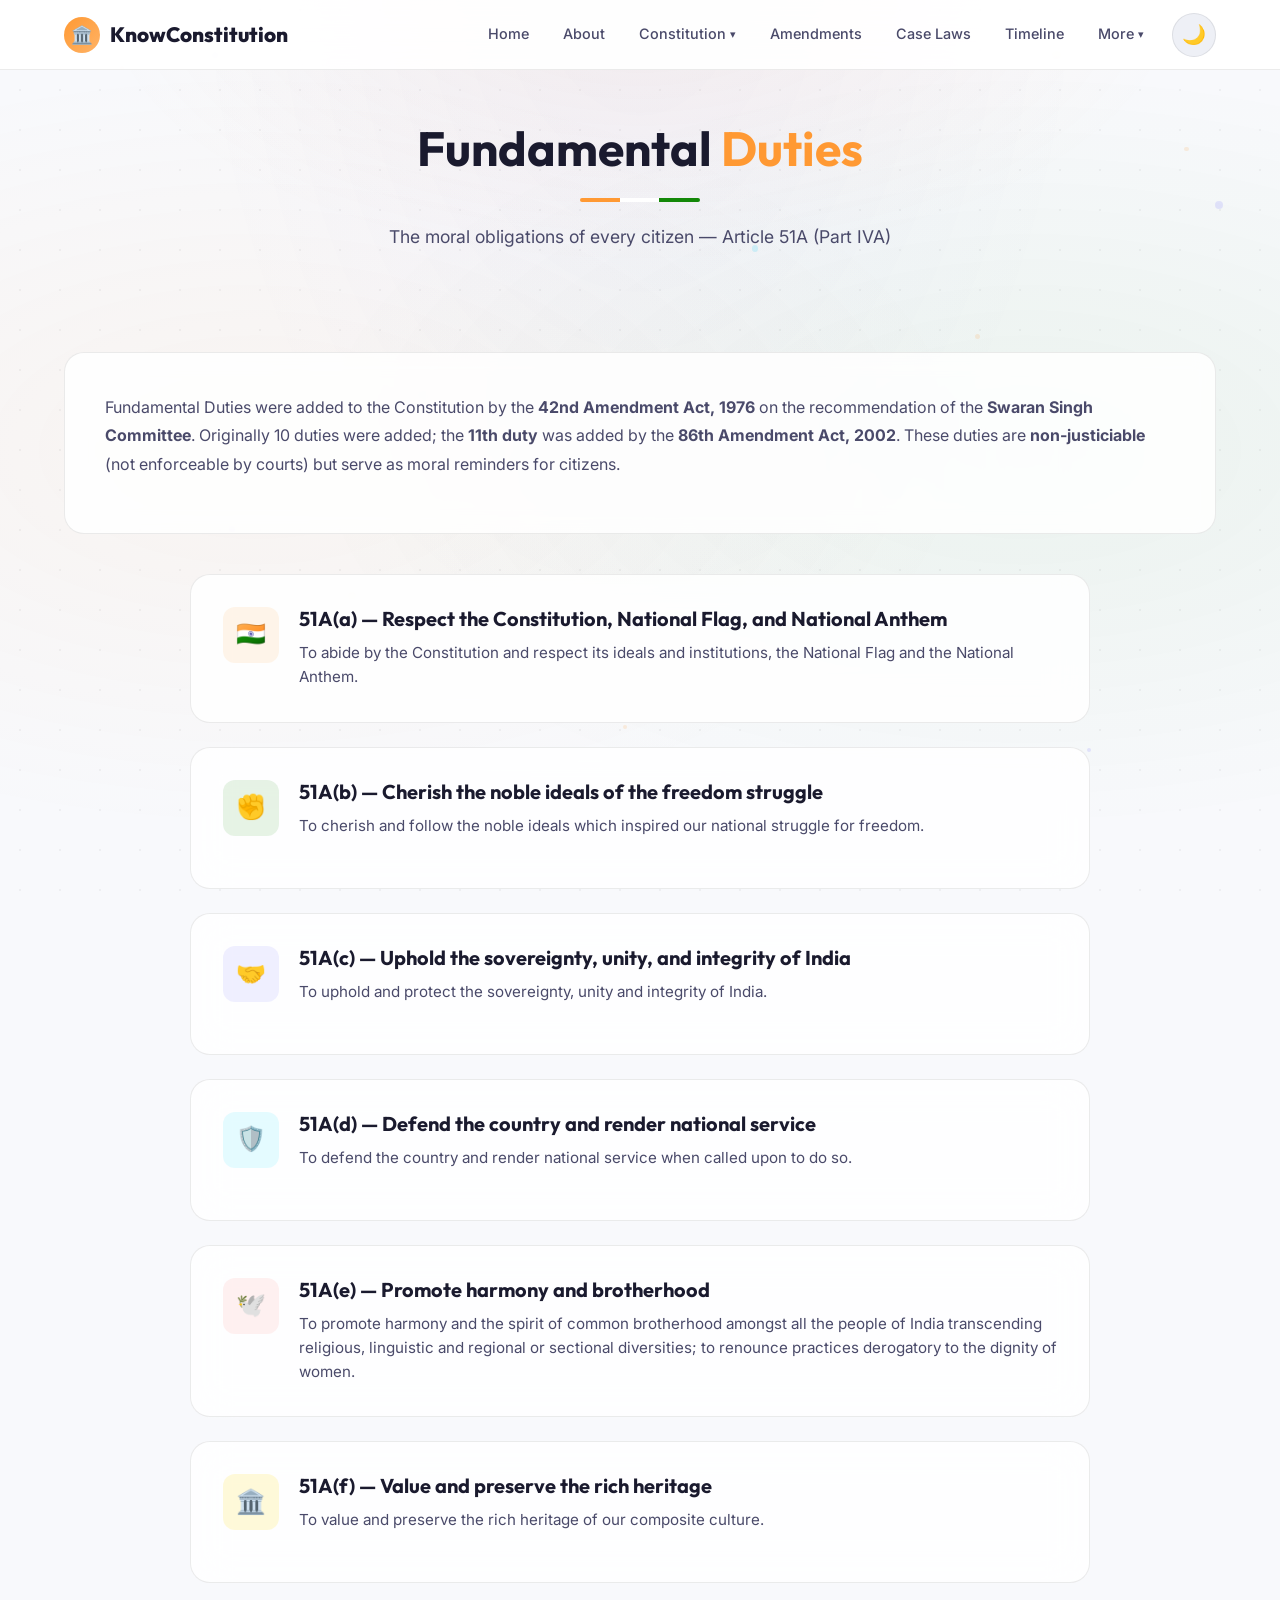
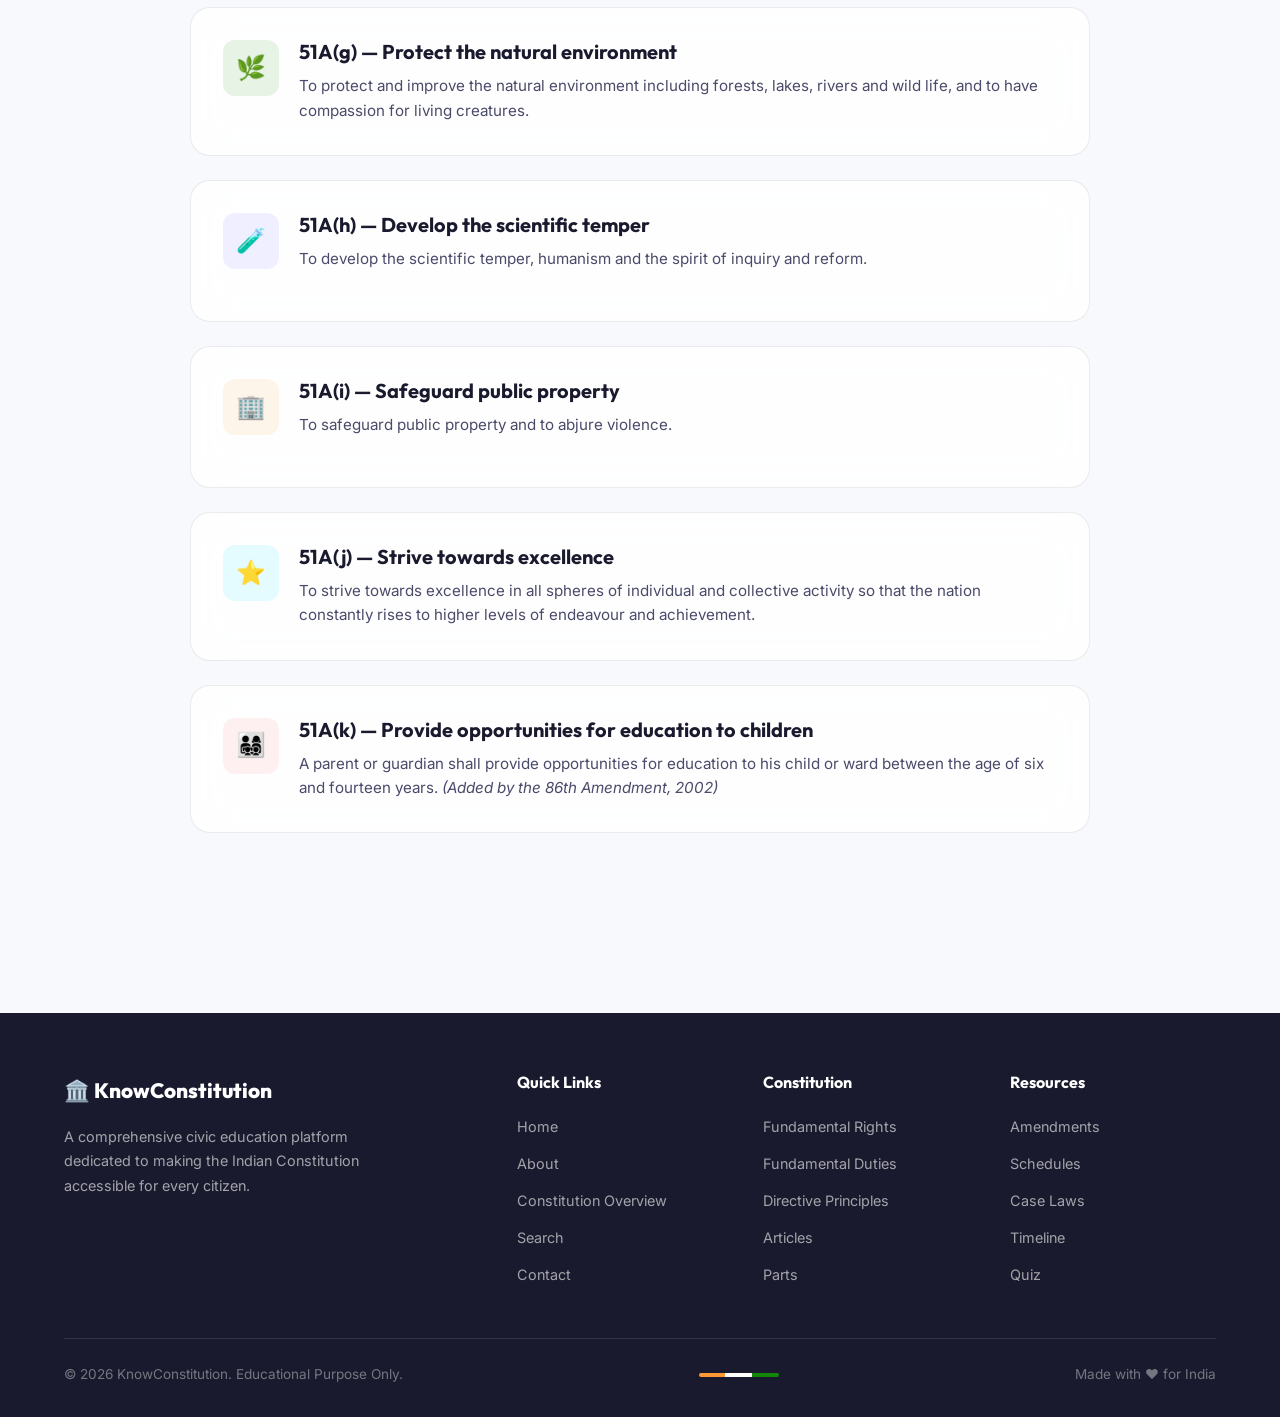
<file: duties.html>
<!DOCTYPE html>
<html lang="en" data-theme="light">
<head>
  <meta charset="UTF-8">
  <meta name="viewport" content="width=device-width, initial-scale=1.0">
  <meta name="description" content="Fundamental Duties of Indian citizens – Article 51A of the Indian Constitution explained.">
  <title>Fundamental Duties – KnowConstitution</title>
  <link rel="stylesheet" href="style.css">
</head>
<body>

<div class="page-loader" id="pageLoader"><div class="loader-chakra"></div></div>
<div class="parallax-bg" id="parallaxBg"><div class="layer layer-dots"></div><div class="layer layer-gradient"></div></div>

<nav class="navbar" id="navbar">
  <div class="nav-container">
    <a href="index.html" class="nav-logo"><span class="logo-icon">🏛️</span><span>KnowConstitution</span></a>
    <div class="nav-links" id="navLinks">
      <a href="index.html">Home</a><a href="about.html">About</a>
      <div class="nav-dropdown"><a href="#" class="dropdown-toggle">Constitution</a><div class="dropdown-menu"><a href="overview.html">Overview</a><a href="rights.html">Fundamental Rights</a><a href="duties.html">Fundamental Duties</a><a href="dpsp.html">Directive Principles</a><a href="articles.html">Articles (1–395)</a><a href="parts.html">Parts</a><a href="schedules.html">Schedules</a></div></div>
      <a href="amendments.html">Amendments</a><a href="cases.html">Case Laws</a><a href="timeline.html">Timeline</a>
      <div class="nav-dropdown"><a href="#" class="dropdown-toggle">More</a><div class="dropdown-menu"><a href="search.html">🔍 Search</a><a href="quiz.html">📝 Quiz</a><a href="contact.html">📧 Contact</a></div></div>
      <button class="theme-toggle" id="themeToggle" title="Toggle Theme">🌙</button>
    </div>
    <button class="hamburger" id="hamburger" aria-label="Menu"><span></span><span></span><span></span></button>
  </div>
</nav>

<div class="page-header">
  <div class="container">
    <h1>Fundamental <span class="text-saffron">Duties</span></h1>
    <div class="tricolor-line"></div>
    <p>The moral obligations of every citizen — Article 51A (Part IVA)</p>
  </div>
</div>

<section class="section" style="padding-top: 40px;">
  <div class="container">
    <div class="content-block reveal">
      <p>Fundamental Duties were added to the Constitution by the <strong>42nd Amendment Act, 1976</strong> on the recommendation of the <strong>Swaran Singh Committee</strong>. Originally 10 duties were added; the <strong>11th duty</strong> was added by the <strong>86th Amendment Act, 2002</strong>. These duties are <strong>non-justiciable</strong> (not enforceable by courts) but serve as moral reminders for citizens.</p>
    </div>

    <div class="cards-grid" style="grid-template-columns: 1fr; max-width: 900px; margin: 40px auto 0;">
      <div class="floating-card reveal" style="animation: floatSlow 4s ease-in-out infinite">
        <div style="display:flex;align-items:flex-start;gap:20px;">
          <div class="card-icon" style="flex-shrink:0;background:rgba(255,153,51,0.1)">🇮🇳</div>
          <div>
            <h3 class="card-title">51A(a) — Respect the Constitution, National Flag, and National Anthem</h3>
            <p class="card-text">To abide by the Constitution and respect its ideals and institutions, the National Flag and the National Anthem.</p>
          </div>
        </div>
      </div>

      <div class="floating-card reveal" style="animation: floatSlow 4.3s ease-in-out infinite 0.15s">
        <div style="display:flex;align-items:flex-start;gap:20px;">
          <div class="card-icon" style="flex-shrink:0;background:rgba(19,136,8,0.1)">✊</div>
          <div>
            <h3 class="card-title">51A(b) — Cherish the noble ideals of the freedom struggle</h3>
            <p class="card-text">To cherish and follow the noble ideals which inspired our national struggle for freedom.</p>
          </div>
        </div>
      </div>

      <div class="floating-card reveal" style="animation: floatSlow 4.6s ease-in-out infinite 0.3s">
        <div style="display:flex;align-items:flex-start;gap:20px;">
          <div class="card-icon" style="flex-shrink:0;background:rgba(108,99,255,0.1)">🤝</div>
          <div>
            <h3 class="card-title">51A(c) — Uphold the sovereignty, unity, and integrity of India</h3>
            <p class="card-text">To uphold and protect the sovereignty, unity and integrity of India.</p>
          </div>
        </div>
      </div>

      <div class="floating-card reveal" style="animation: floatSlow 4.9s ease-in-out infinite 0.45s">
        <div style="display:flex;align-items:flex-start;gap:20px;">
          <div class="card-icon" style="flex-shrink:0;background:rgba(0,210,255,0.1)">🛡️</div>
          <div>
            <h3 class="card-title">51A(d) — Defend the country and render national service</h3>
            <p class="card-text">To defend the country and render national service when called upon to do so.</p>
          </div>
        </div>
      </div>

      <div class="floating-card reveal" style="animation: floatSlow 5.2s ease-in-out infinite 0.6s">
        <div style="display:flex;align-items:flex-start;gap:20px;">
          <div class="card-icon" style="flex-shrink:0;background:rgba(255,107,107,0.1)">🕊️</div>
          <div>
            <h3 class="card-title">51A(e) — Promote harmony and brotherhood</h3>
            <p class="card-text">To promote harmony and the spirit of common brotherhood amongst all the people of India transcending religious, linguistic and regional or sectional diversities; to renounce practices derogatory to the dignity of women.</p>
          </div>
        </div>
      </div>

      <div class="floating-card reveal" style="animation: floatSlow 4.2s ease-in-out infinite 0.75s">
        <div style="display:flex;align-items:flex-start;gap:20px;">
          <div class="card-icon" style="flex-shrink:0;background:rgba(255,215,0,0.15)">🏛️</div>
          <div>
            <h3 class="card-title">51A(f) — Value and preserve the rich heritage</h3>
            <p class="card-text">To value and preserve the rich heritage of our composite culture.</p>
          </div>
        </div>
      </div>

      <div class="floating-card reveal" style="animation: floatSlow 4.5s ease-in-out infinite 0.9s">
        <div style="display:flex;align-items:flex-start;gap:20px;">
          <div class="card-icon" style="flex-shrink:0;background:rgba(19,136,8,0.1)">🌿</div>
          <div>
            <h3 class="card-title">51A(g) — Protect the natural environment</h3>
            <p class="card-text">To protect and improve the natural environment including forests, lakes, rivers and wild life, and to have compassion for living creatures.</p>
          </div>
        </div>
      </div>

      <div class="floating-card reveal" style="animation: floatSlow 4.8s ease-in-out infinite 1.05s">
        <div style="display:flex;align-items:flex-start;gap:20px;">
          <div class="card-icon" style="flex-shrink:0;background:rgba(108,99,255,0.1)">🧪</div>
          <div>
            <h3 class="card-title">51A(h) — Develop the scientific temper</h3>
            <p class="card-text">To develop the scientific temper, humanism and the spirit of inquiry and reform.</p>
          </div>
        </div>
      </div>

      <div class="floating-card reveal" style="animation: floatSlow 5.1s ease-in-out infinite 1.2s">
        <div style="display:flex;align-items:flex-start;gap:20px;">
          <div class="card-icon" style="flex-shrink:0;background:rgba(255,153,51,0.1)">🏢</div>
          <div>
            <h3 class="card-title">51A(i) — Safeguard public property</h3>
            <p class="card-text">To safeguard public property and to abjure violence.</p>
          </div>
        </div>
      </div>

      <div class="floating-card reveal" style="animation: floatSlow 4.4s ease-in-out infinite 1.35s">
        <div style="display:flex;align-items:flex-start;gap:20px;">
          <div class="card-icon" style="flex-shrink:0;background:rgba(0,210,255,0.1)">⭐</div>
          <div>
            <h3 class="card-title">51A(j) — Strive towards excellence</h3>
            <p class="card-text">To strive towards excellence in all spheres of individual and collective activity so that the nation constantly rises to higher levels of endeavour and achievement.</p>
          </div>
        </div>
      </div>

      <div class="floating-card reveal" style="animation: floatSlow 4.7s ease-in-out infinite 1.5s">
        <div style="display:flex;align-items:flex-start;gap:20px;">
          <div class="card-icon" style="flex-shrink:0;background:rgba(255,107,107,0.1)">👨‍👩‍👧‍👦</div>
          <div>
            <h3 class="card-title">51A(k) — Provide opportunities for education to children</h3>
            <p class="card-text">A parent or guardian shall provide opportunities for education to his child or ward between the age of six and fourteen years. <em>(Added by the 86th Amendment, 2002)</em></p>
          </div>
        </div>
      </div>
    </div>
  </div>
</section>

<footer class="footer">
  <div class="container">
    <div class="footer-grid">
      <div><div class="footer-brand">🏛️ KnowConstitution</div><p class="footer-desc">A comprehensive civic education platform dedicated to making the Indian Constitution accessible for every citizen.</p></div>
      <div><h4>Quick Links</h4><ul><li><a href="index.html">Home</a></li><li><a href="about.html">About</a></li><li><a href="overview.html">Constitution Overview</a></li><li><a href="search.html">Search</a></li><li><a href="contact.html">Contact</a></li></ul></div>
      <div><h4>Constitution</h4><ul><li><a href="rights.html">Fundamental Rights</a></li><li><a href="duties.html">Fundamental Duties</a></li><li><a href="dpsp.html">Directive Principles</a></li><li><a href="articles.html">Articles</a></li><li><a href="parts.html">Parts</a></li></ul></div>
      <div><h4>Resources</h4><ul><li><a href="amendments.html">Amendments</a></li><li><a href="schedules.html">Schedules</a></li><li><a href="cases.html">Case Laws</a></li><li><a href="timeline.html">Timeline</a></li><li><a href="quiz.html">Quiz</a></li></ul></div>
    </div>
    <div class="footer-bottom"><span>© 2026 KnowConstitution. Educational Purpose Only.</span><div class="tricolor-line" style="width: 80px;"></div><span>Made with ❤️ for India</span></div>
  </div>
</footer>

<script src="script.js"></script>
</body>
</html>
</file>
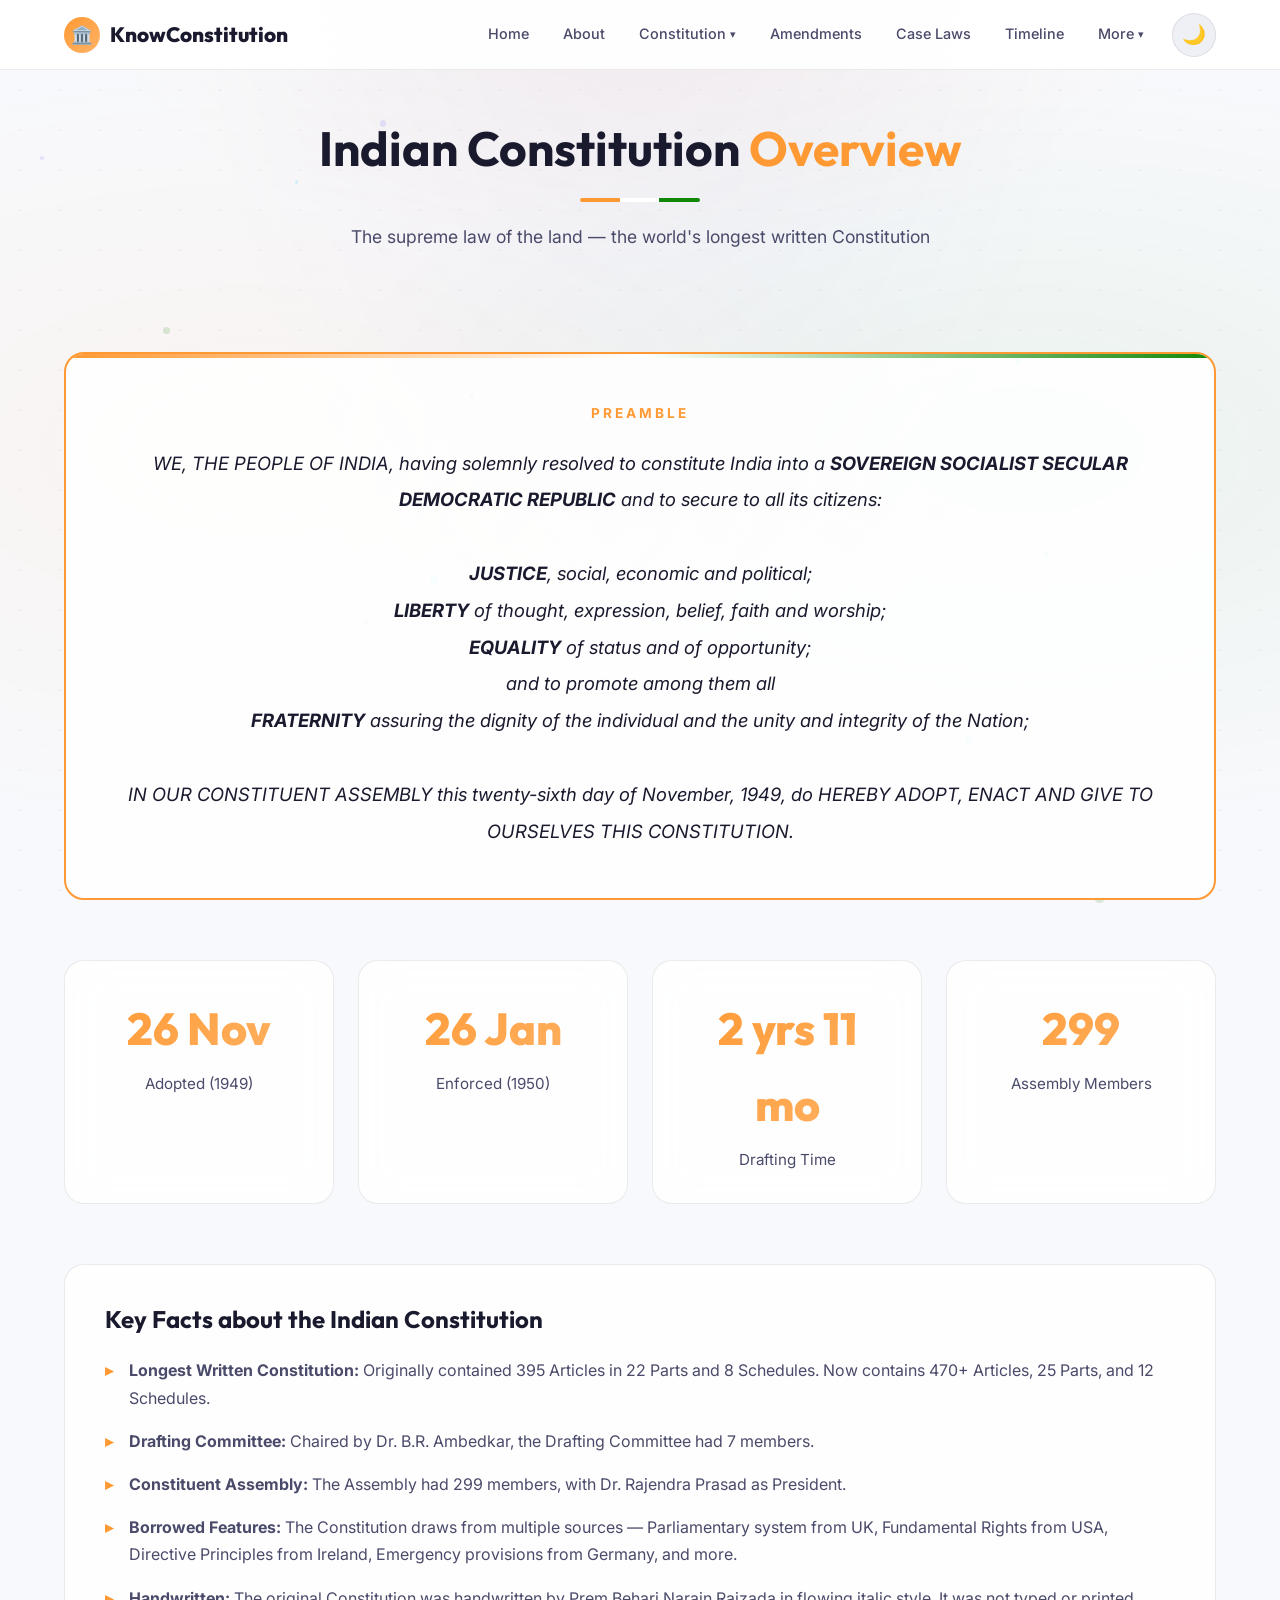
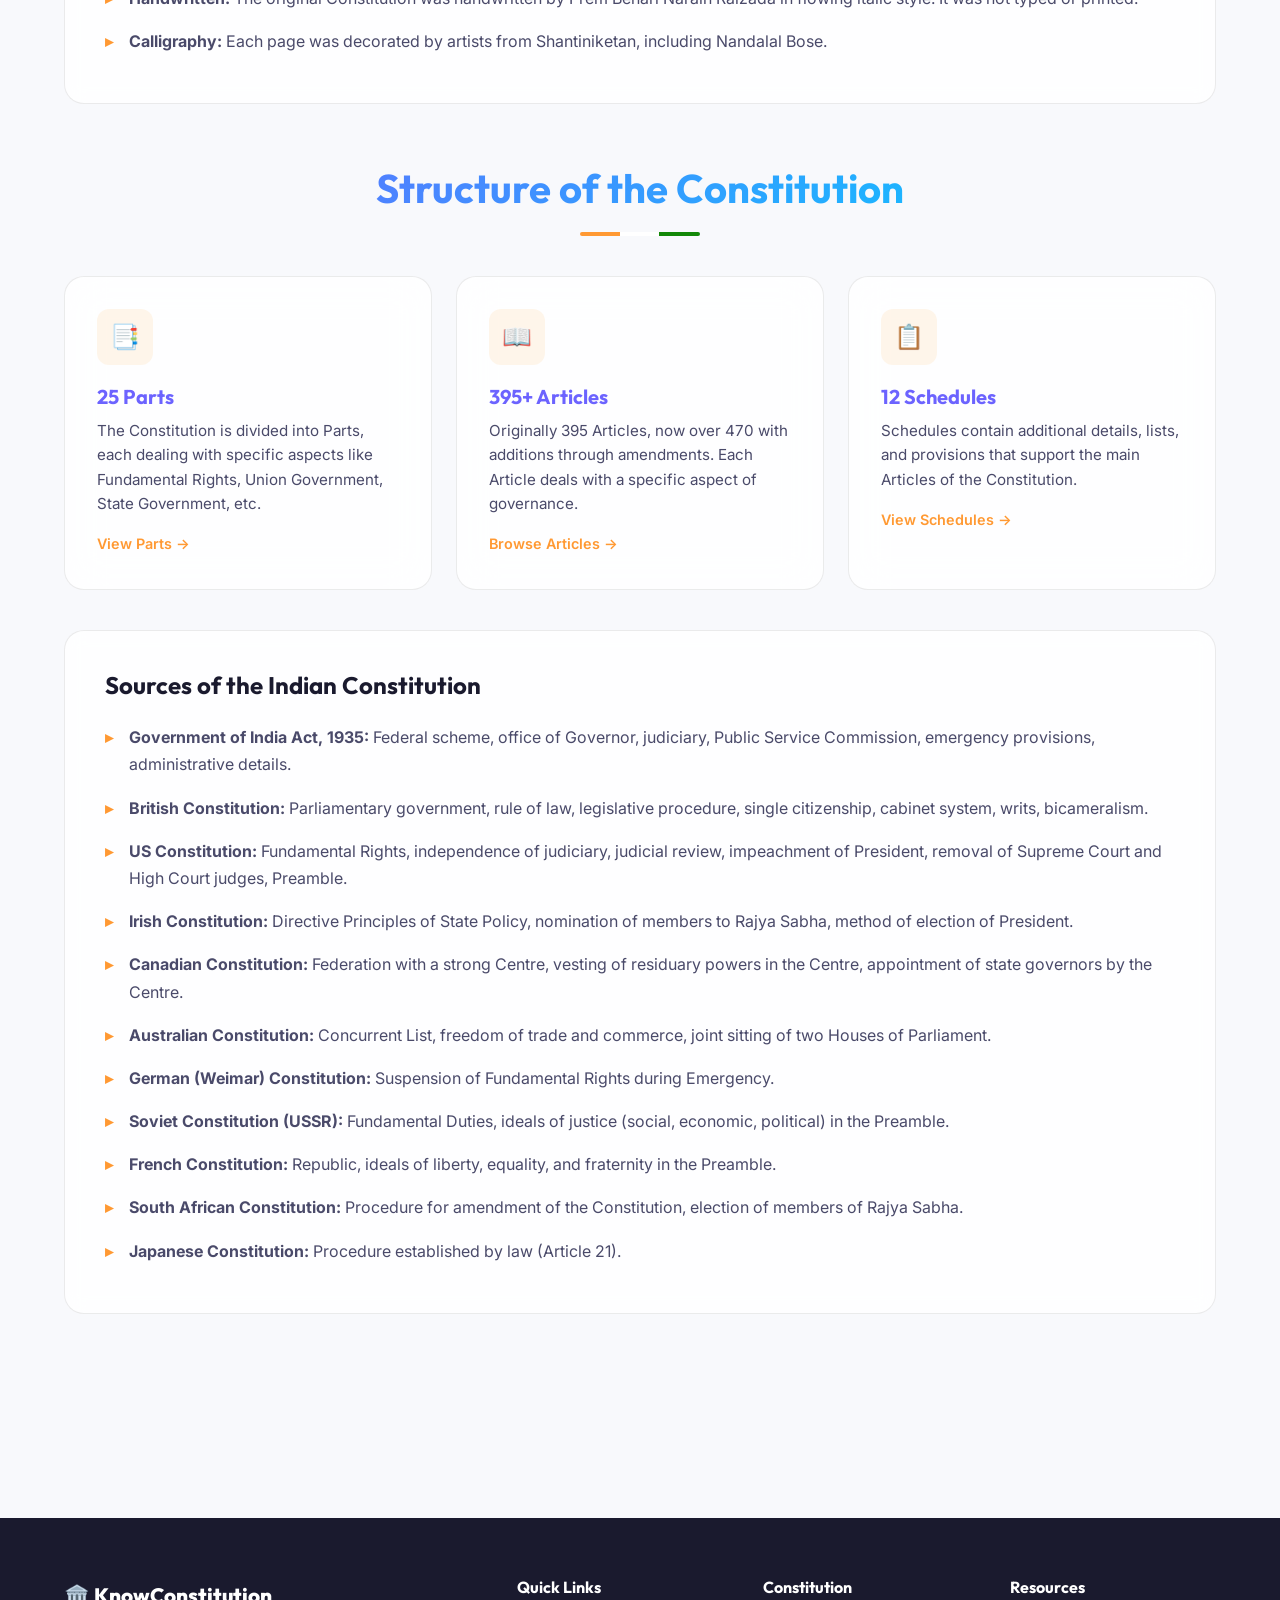
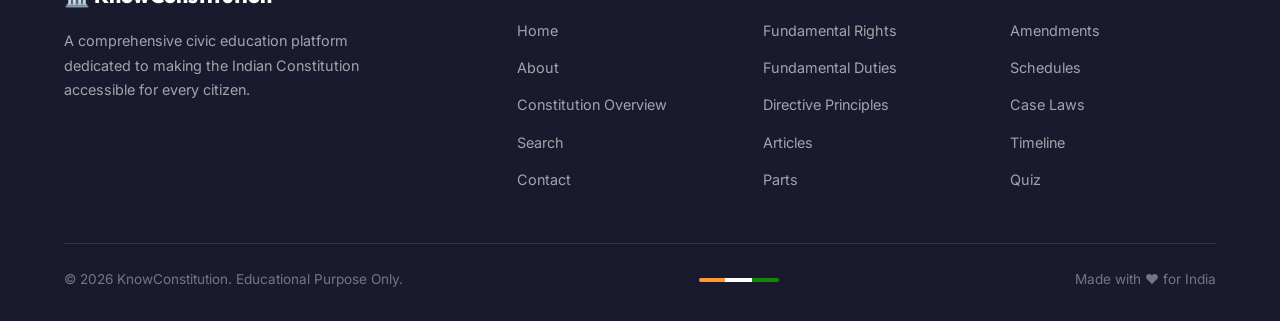
<file: overview.html>
<!DOCTYPE html>
<html lang="en" data-theme="light">
<head>
  <meta charset="UTF-8">
  <meta name="viewport" content="width=device-width, initial-scale=1.0">
  <meta name="description" content="Overview of the Indian Constitution – Preamble, key facts, structure, and history.">
  <title>Constitution Overview – KnowConstitution</title>
  <link rel="stylesheet" href="style.css">
</head>
<body>

<div class="page-loader" id="pageLoader"><div class="loader-chakra"></div></div>
<div class="parallax-bg" id="parallaxBg"><div class="layer layer-dots"></div><div class="layer layer-gradient"></div></div>

<nav class="navbar" id="navbar">
  <div class="nav-container">
    <a href="index.html" class="nav-logo"><span class="logo-icon">🏛️</span><span>KnowConstitution</span></a>
    <div class="nav-links" id="navLinks">
      <a href="index.html">Home</a>
      <a href="about.html">About</a>
      <div class="nav-dropdown">
        <a href="#" class="dropdown-toggle">Constitution</a>
        <div class="dropdown-menu">
          <a href="overview.html">Overview</a>
          <a href="rights.html">Fundamental Rights</a>
          <a href="duties.html">Fundamental Duties</a>
          <a href="dpsp.html">Directive Principles</a>
          <a href="articles.html">Articles (1–395)</a>
          <a href="parts.html">Parts</a>
          <a href="schedules.html">Schedules</a>
        </div>
      </div>
      <a href="amendments.html">Amendments</a>
      <a href="cases.html">Case Laws</a>
      <a href="timeline.html">Timeline</a>
      <div class="nav-dropdown">
        <a href="#" class="dropdown-toggle">More</a>
        <div class="dropdown-menu">
          <a href="search.html">🔍 Search</a>
          <a href="quiz.html">📝 Quiz</a>
          <a href="contact.html">📧 Contact</a>
        </div>
      </div>
      <button class="theme-toggle" id="themeToggle" title="Toggle Theme">🌙</button>
    </div>
    <button class="hamburger" id="hamburger" aria-label="Menu"><span></span><span></span><span></span></button>
  </div>
</nav>

<div class="page-header">
  <div class="container">
    <h1>Indian Constitution <span class="text-saffron">Overview</span></h1>
    <div class="tricolor-line"></div>
    <p>The supreme law of the land — the world's longest written Constitution</p>
  </div>
</div>

<section class="section" style="padding-top: 40px;">
  <div class="container">
    <!-- Preamble -->
    <div class="preamble-box reveal">
      <div class="preamble-label">Preamble</div>
      <p class="preamble-text">
        WE, THE PEOPLE OF INDIA, having solemnly resolved to constitute India into a
        <strong>SOVEREIGN SOCIALIST SECULAR DEMOCRATIC REPUBLIC</strong> and to secure to all its citizens:<br><br>
        <strong>JUSTICE</strong>, social, economic and political;<br>
        <strong>LIBERTY</strong> of thought, expression, belief, faith and worship;<br>
        <strong>EQUALITY</strong> of status and of opportunity;<br>
        and to promote among them all<br>
        <strong>FRATERNITY</strong> assuring the dignity of the individual and the unity and integrity of the Nation;<br><br>
        IN OUR CONSTITUENT ASSEMBLY this twenty-sixth day of November, 1949, do
        HEREBY ADOPT, ENACT AND GIVE TO OURSELVES THIS CONSTITUTION.
      </p>
    </div>

    <!-- Key Facts -->
    <div class="stats-row reveal stagger" style="margin-top: 60px;">
      <div class="stat-card">
        <div class="stat-number">26 Nov</div>
        <div class="stat-label">Adopted (1949)</div>
      </div>
      <div class="stat-card">
        <div class="stat-number">26 Jan</div>
        <div class="stat-label">Enforced (1950)</div>
      </div>
      <div class="stat-card">
        <div class="stat-number">2 yrs 11 mo</div>
        <div class="stat-label">Drafting Time</div>
      </div>
      <div class="stat-card">
        <div class="stat-number">299</div>
        <div class="stat-label">Assembly Members</div>
      </div>
    </div>

    <div class="content-block reveal" style="margin-top: 40px;">
      <h2>Key Facts about the Indian Constitution</h2>
      <ul>
        <li><strong>Longest Written Constitution:</strong> Originally contained 395 Articles in 22 Parts and 8 Schedules. Now contains 470+ Articles, 25 Parts, and 12 Schedules.</li>
        <li><strong>Drafting Committee:</strong> Chaired by Dr. B.R. Ambedkar, the Drafting Committee had 7 members.</li>
        <li><strong>Constituent Assembly:</strong> The Assembly had 299 members, with Dr. Rajendra Prasad as President.</li>
        <li><strong>Borrowed Features:</strong> The Constitution draws from multiple sources — Parliamentary system from UK, Fundamental Rights from USA, Directive Principles from Ireland, Emergency provisions from Germany, and more.</li>
        <li><strong>Handwritten:</strong> The original Constitution was handwritten by Prem Behari Narain Raizada in flowing italic style. It was not typed or printed.</li>
        <li><strong>Calligraphy:</strong> Each page was decorated by artists from Shantiniketan, including Nandalal Bose.</li>
      </ul>
    </div>

    <!-- Structure Overview -->
    <h2 class="section-title reveal" style="margin-top: 60px;">Structure of the Constitution</h2>
    <div class="tricolor-line reveal"></div>

    <div class="cards-grid cards-grid-3 stagger reveal" style="margin-top: 40px;">
      <a href="parts.html" class="floating-card">
        <div class="card-icon">📑</div>
        <h3 class="card-title">25 Parts</h3>
        <p class="card-text">The Constitution is divided into Parts, each dealing with specific aspects like Fundamental Rights, Union Government, State Government, etc.</p>
        <span class="card-link">View Parts →</span>
      </a>
      <a href="articles.html" class="floating-card">
        <div class="card-icon">📖</div>
        <h3 class="card-title">395+ Articles</h3>
        <p class="card-text">Originally 395 Articles, now over 470 with additions through amendments. Each Article deals with a specific aspect of governance.</p>
        <span class="card-link">Browse Articles →</span>
      </a>
      <a href="schedules.html" class="floating-card">
        <div class="card-icon">📋</div>
        <h3 class="card-title">12 Schedules</h3>
        <p class="card-text">Schedules contain additional details, lists, and provisions that support the main Articles of the Constitution.</p>
        <span class="card-link">View Schedules →</span>
      </a>
    </div>

    <!-- Sources -->
    <div class="content-block reveal" style="margin-top: 40px;">
      <h2>Sources of the Indian Constitution</h2>
      <ul>
        <li><strong>Government of India Act, 1935:</strong> Federal scheme, office of Governor, judiciary, Public Service Commission, emergency provisions, administrative details.</li>
        <li><strong>British Constitution:</strong> Parliamentary government, rule of law, legislative procedure, single citizenship, cabinet system, writs, bicameralism.</li>
        <li><strong>US Constitution:</strong> Fundamental Rights, independence of judiciary, judicial review, impeachment of President, removal of Supreme Court and High Court judges, Preamble.</li>
        <li><strong>Irish Constitution:</strong> Directive Principles of State Policy, nomination of members to Rajya Sabha, method of election of President.</li>
        <li><strong>Canadian Constitution:</strong> Federation with a strong Centre, vesting of residuary powers in the Centre, appointment of state governors by the Centre.</li>
        <li><strong>Australian Constitution:</strong> Concurrent List, freedom of trade and commerce, joint sitting of two Houses of Parliament.</li>
        <li><strong>German (Weimar) Constitution:</strong> Suspension of Fundamental Rights during Emergency.</li>
        <li><strong>Soviet Constitution (USSR):</strong> Fundamental Duties, ideals of justice (social, economic, political) in the Preamble.</li>
        <li><strong>French Constitution:</strong> Republic, ideals of liberty, equality, and fraternity in the Preamble.</li>
        <li><strong>South African Constitution:</strong> Procedure for amendment of the Constitution, election of members of Rajya Sabha.</li>
        <li><strong>Japanese Constitution:</strong> Procedure established by law (Article 21).</li>
      </ul>
    </div>
  </div>
</section>

<footer class="footer">
  <div class="container">
    <div class="footer-grid">
      <div>
        <div class="footer-brand">🏛️ KnowConstitution</div>
        <p class="footer-desc">A comprehensive civic education platform dedicated to making the Indian Constitution accessible for every citizen.</p>
      </div>
      <div>
        <h4>Quick Links</h4>
        <ul><li><a href="index.html">Home</a></li><li><a href="about.html">About</a></li><li><a href="overview.html">Constitution Overview</a></li><li><a href="search.html">Search</a></li><li><a href="contact.html">Contact</a></li></ul>
      </div>
      <div>
        <h4>Constitution</h4>
        <ul><li><a href="rights.html">Fundamental Rights</a></li><li><a href="duties.html">Fundamental Duties</a></li><li><a href="dpsp.html">Directive Principles</a></li><li><a href="articles.html">Articles</a></li><li><a href="parts.html">Parts</a></li></ul>
      </div>
      <div>
        <h4>Resources</h4>
        <ul><li><a href="amendments.html">Amendments</a></li><li><a href="schedules.html">Schedules</a></li><li><a href="cases.html">Case Laws</a></li><li><a href="timeline.html">Timeline</a></li><li><a href="quiz.html">Quiz</a></li></ul>
      </div>
    </div>
    <div class="footer-bottom">
      <span>© 2026 KnowConstitution. Educational Purpose Only.</span>
      <div class="tricolor-line" style="width: 80px;"></div>
      <span>Made with ❤️ for India</span>
    </div>
  </div>
</footer>

<script src="script.js"></script>
</body>
</html>
</file>
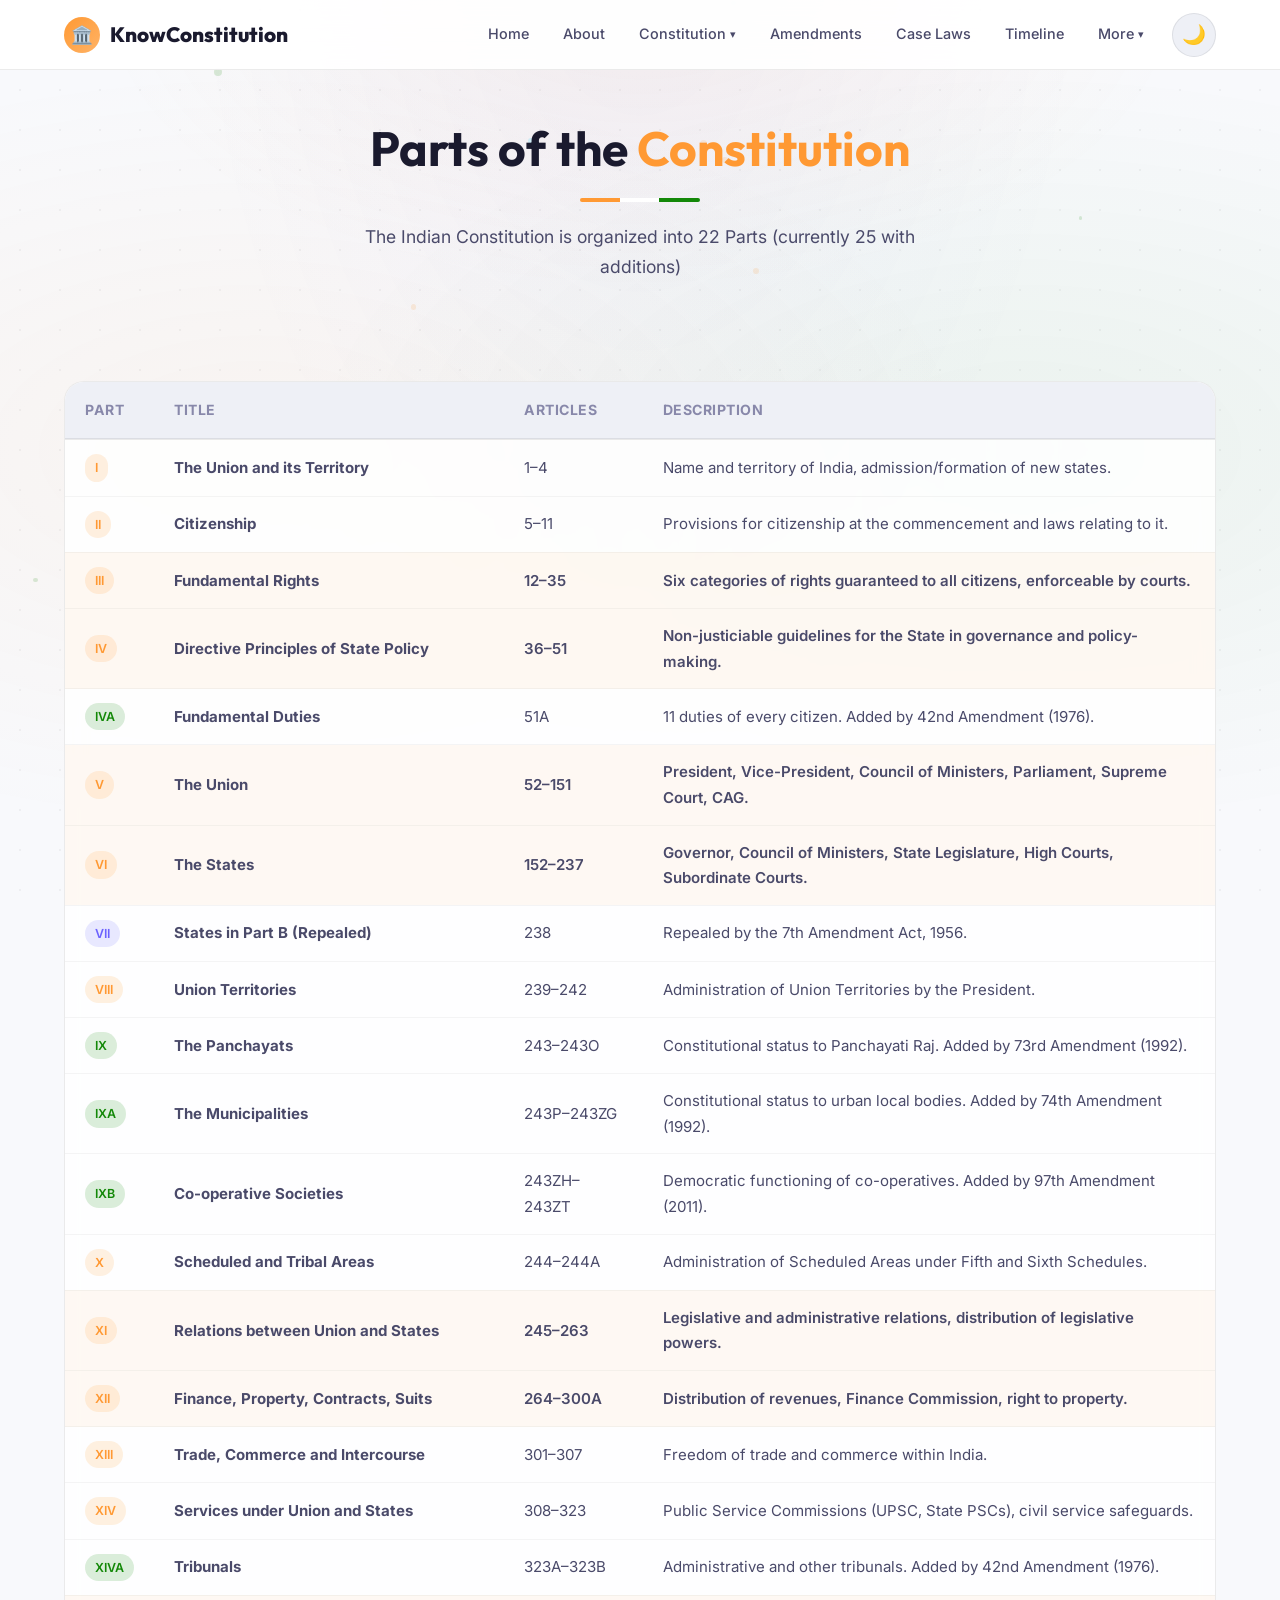
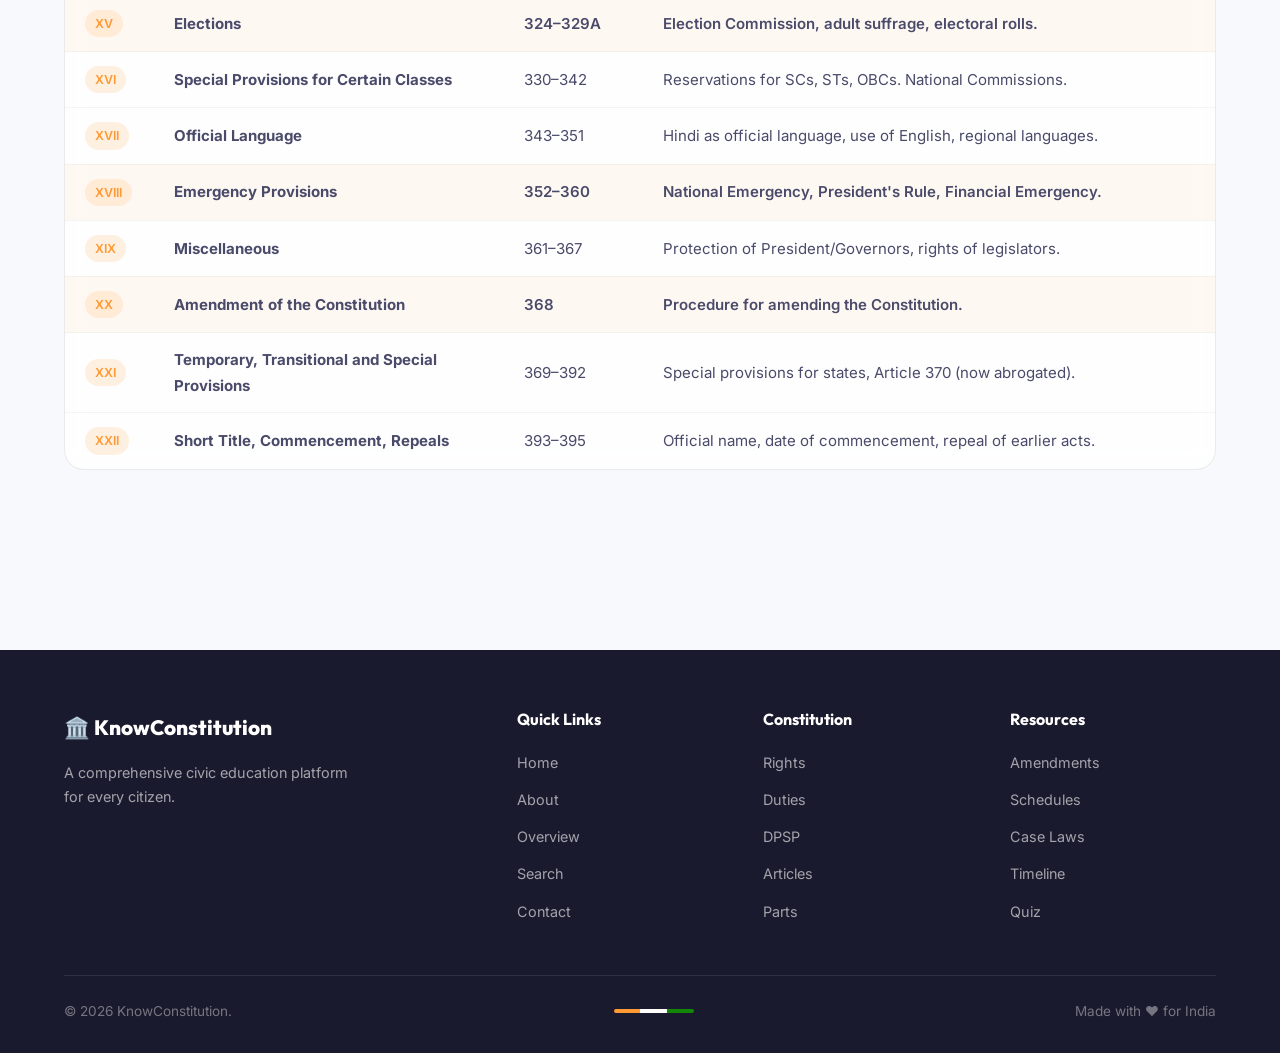
<file: parts.html>
<!DOCTYPE html>
<html lang="en" data-theme="light">
<head>
  <meta charset="UTF-8">
  <meta name="viewport" content="width=device-width, initial-scale=1.0">
  <meta name="description" content="All 22 Parts of the Indian Constitution with article ranges and descriptions.">
  <title>Parts of the Constitution – KnowConstitution</title>
  <link rel="stylesheet" href="style.css">
</head>
<body>
<div class="page-loader" id="pageLoader"><div class="loader-chakra"></div></div>
<div class="parallax-bg" id="parallaxBg"><div class="layer layer-dots"></div><div class="layer layer-gradient"></div></div>

<nav class="navbar" id="navbar">
  <div class="nav-container">
    <a href="index.html" class="nav-logo"><span class="logo-icon">🏛️</span><span>KnowConstitution</span></a>
    <div class="nav-links" id="navLinks">
      <a href="index.html">Home</a><a href="about.html">About</a>
      <div class="nav-dropdown"><a href="#" class="dropdown-toggle">Constitution</a><div class="dropdown-menu"><a href="overview.html">Overview</a><a href="rights.html">Fundamental Rights</a><a href="duties.html">Fundamental Duties</a><a href="dpsp.html">Directive Principles</a><a href="articles.html">Articles (1–395)</a><a href="parts.html">Parts</a><a href="schedules.html">Schedules</a></div></div>
      <a href="amendments.html">Amendments</a><a href="cases.html">Case Laws</a><a href="timeline.html">Timeline</a>
      <div class="nav-dropdown"><a href="#" class="dropdown-toggle">More</a><div class="dropdown-menu"><a href="search.html">🔍 Search</a><a href="quiz.html">📝 Quiz</a><a href="contact.html">📧 Contact</a></div></div>
      <button class="theme-toggle" id="themeToggle" title="Toggle Theme">🌙</button>
    </div>
    <button class="hamburger" id="hamburger" aria-label="Menu"><span></span><span></span><span></span></button>
  </div>
</nav>

<div class="page-header">
  <div class="container">
    <h1>Parts of the <span class="text-saffron">Constitution</span></h1>
    <div class="tricolor-line"></div>
    <p>The Indian Constitution is organized into 22 Parts (currently 25 with additions)</p>
  </div>
</div>

<section class="section" style="padding-top: 40px;">
  <div class="container">
    <div class="data-table-wrapper reveal">
      <table class="data-table">
        <thead>
          <tr><th>Part</th><th>Title</th><th>Articles</th><th>Description</th></tr>
        </thead>
        <tbody>
          <tr><td><span class="badge badge-saffron">I</span></td><td><strong>The Union and its Territory</strong></td><td>1–4</td><td>Name and territory of India, admission/formation of new states.</td></tr>
          <tr><td><span class="badge badge-saffron">II</span></td><td><strong>Citizenship</strong></td><td>5–11</td><td>Provisions for citizenship at the commencement and laws relating to it.</td></tr>
          <tr class="highlight-row"><td><span class="badge badge-saffron">III</span></td><td><strong>Fundamental Rights</strong></td><td>12–35</td><td>Six categories of rights guaranteed to all citizens, enforceable by courts.</td></tr>
          <tr class="highlight-row"><td><span class="badge badge-saffron">IV</span></td><td><strong>Directive Principles of State Policy</strong></td><td>36–51</td><td>Non-justiciable guidelines for the State in governance and policy-making.</td></tr>
          <tr><td><span class="badge badge-green">IVA</span></td><td><strong>Fundamental Duties</strong></td><td>51A</td><td>11 duties of every citizen. Added by 42nd Amendment (1976).</td></tr>
          <tr class="highlight-row"><td><span class="badge badge-saffron">V</span></td><td><strong>The Union</strong></td><td>52–151</td><td>President, Vice-President, Council of Ministers, Parliament, Supreme Court, CAG.</td></tr>
          <tr class="highlight-row"><td><span class="badge badge-saffron">VI</span></td><td><strong>The States</strong></td><td>152–237</td><td>Governor, Council of Ministers, State Legislature, High Courts, Subordinate Courts.</td></tr>
          <tr><td><span class="badge badge-accent">VII</span></td><td><strong>States in Part B (Repealed)</strong></td><td>238</td><td>Repealed by the 7th Amendment Act, 1956.</td></tr>
          <tr><td><span class="badge badge-saffron">VIII</span></td><td><strong>Union Territories</strong></td><td>239–242</td><td>Administration of Union Territories by the President.</td></tr>
          <tr><td><span class="badge badge-green">IX</span></td><td><strong>The Panchayats</strong></td><td>243–243O</td><td>Constitutional status to Panchayati Raj. Added by 73rd Amendment (1992).</td></tr>
          <tr><td><span class="badge badge-green">IXA</span></td><td><strong>The Municipalities</strong></td><td>243P–243ZG</td><td>Constitutional status to urban local bodies. Added by 74th Amendment (1992).</td></tr>
          <tr><td><span class="badge badge-green">IXB</span></td><td><strong>Co-operative Societies</strong></td><td>243ZH–243ZT</td><td>Democratic functioning of co-operatives. Added by 97th Amendment (2011).</td></tr>
          <tr><td><span class="badge badge-saffron">X</span></td><td><strong>Scheduled and Tribal Areas</strong></td><td>244–244A</td><td>Administration of Scheduled Areas under Fifth and Sixth Schedules.</td></tr>
          <tr class="highlight-row"><td><span class="badge badge-saffron">XI</span></td><td><strong>Relations between Union and States</strong></td><td>245–263</td><td>Legislative and administrative relations, distribution of legislative powers.</td></tr>
          <tr class="highlight-row"><td><span class="badge badge-saffron">XII</span></td><td><strong>Finance, Property, Contracts, Suits</strong></td><td>264–300A</td><td>Distribution of revenues, Finance Commission, right to property.</td></tr>
          <tr><td><span class="badge badge-saffron">XIII</span></td><td><strong>Trade, Commerce and Intercourse</strong></td><td>301–307</td><td>Freedom of trade and commerce within India.</td></tr>
          <tr><td><span class="badge badge-saffron">XIV</span></td><td><strong>Services under Union and States</strong></td><td>308–323</td><td>Public Service Commissions (UPSC, State PSCs), civil service safeguards.</td></tr>
          <tr><td><span class="badge badge-green">XIVA</span></td><td><strong>Tribunals</strong></td><td>323A–323B</td><td>Administrative and other tribunals. Added by 42nd Amendment (1976).</td></tr>
          <tr class="highlight-row"><td><span class="badge badge-saffron">XV</span></td><td><strong>Elections</strong></td><td>324–329A</td><td>Election Commission, adult suffrage, electoral rolls.</td></tr>
          <tr><td><span class="badge badge-saffron">XVI</span></td><td><strong>Special Provisions for Certain Classes</strong></td><td>330–342</td><td>Reservations for SCs, STs, OBCs. National Commissions.</td></tr>
          <tr><td><span class="badge badge-saffron">XVII</span></td><td><strong>Official Language</strong></td><td>343–351</td><td>Hindi as official language, use of English, regional languages.</td></tr>
          <tr class="highlight-row"><td><span class="badge badge-saffron">XVIII</span></td><td><strong>Emergency Provisions</strong></td><td>352–360</td><td>National Emergency, President's Rule, Financial Emergency.</td></tr>
          <tr><td><span class="badge badge-saffron">XIX</span></td><td><strong>Miscellaneous</strong></td><td>361–367</td><td>Protection of President/Governors, rights of legislators.</td></tr>
          <tr class="highlight-row"><td><span class="badge badge-saffron">XX</span></td><td><strong>Amendment of the Constitution</strong></td><td>368</td><td>Procedure for amending the Constitution.</td></tr>
          <tr><td><span class="badge badge-saffron">XXI</span></td><td><strong>Temporary, Transitional and Special Provisions</strong></td><td>369–392</td><td>Special provisions for states, Article 370 (now abrogated).</td></tr>
          <tr><td><span class="badge badge-saffron">XXII</span></td><td><strong>Short Title, Commencement, Repeals</strong></td><td>393–395</td><td>Official name, date of commencement, repeal of earlier acts.</td></tr>
        </tbody>
      </table>
    </div>
  </div>
</section>

<footer class="footer">
  <div class="container">
    <div class="footer-grid">
      <div><div class="footer-brand">🏛️ KnowConstitution</div><p class="footer-desc">A comprehensive civic education platform for every citizen.</p></div>
      <div><h4>Quick Links</h4><ul><li><a href="index.html">Home</a></li><li><a href="about.html">About</a></li><li><a href="overview.html">Overview</a></li><li><a href="search.html">Search</a></li><li><a href="contact.html">Contact</a></li></ul></div>
      <div><h4>Constitution</h4><ul><li><a href="rights.html">Rights</a></li><li><a href="duties.html">Duties</a></li><li><a href="dpsp.html">DPSP</a></li><li><a href="articles.html">Articles</a></li><li><a href="parts.html">Parts</a></li></ul></div>
      <div><h4>Resources</h4><ul><li><a href="amendments.html">Amendments</a></li><li><a href="schedules.html">Schedules</a></li><li><a href="cases.html">Case Laws</a></li><li><a href="timeline.html">Timeline</a></li><li><a href="quiz.html">Quiz</a></li></ul></div>
    </div>
    <div class="footer-bottom"><span>© 2026 KnowConstitution.</span><div class="tricolor-line" style="width:80px;"></div><span>Made with ❤️ for India</span></div>
  </div>
</footer>
<script src="script.js"></script>
</body>
</html>
</file>
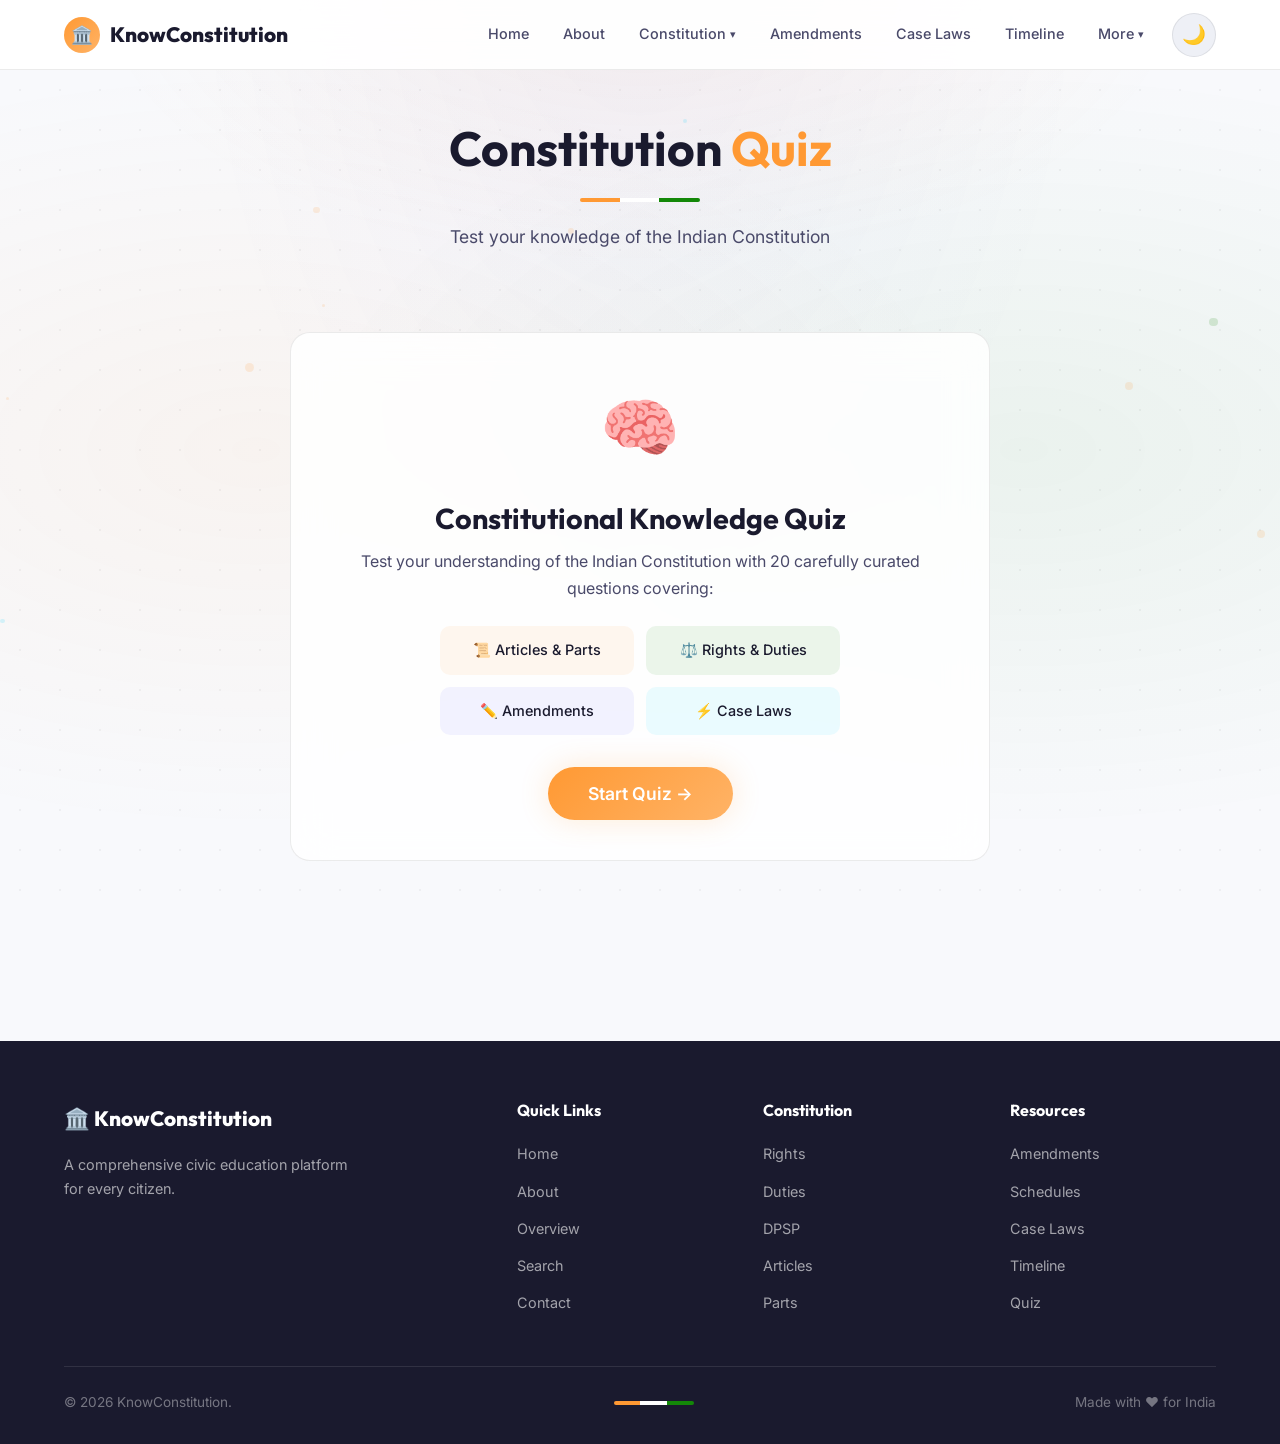
<file: quiz.html>
<!DOCTYPE html>
<html lang="en" data-theme="light">
<head>
  <meta charset="UTF-8">
  <meta name="viewport" content="width=device-width, initial-scale=1.0">
  <meta name="description" content="Test your knowledge of the Indian Constitution with our interactive quiz.">
  <title>Quiz – KnowConstitution</title>
  <link rel="stylesheet" href="style.css">
</head>
<body>
<div class="page-loader" id="pageLoader"><div class="loader-chakra"></div></div>
<div class="parallax-bg" id="parallaxBg"><div class="layer layer-dots"></div><div class="layer layer-gradient"></div></div>

<nav class="navbar" id="navbar">
  <div class="nav-container">
    <a href="index.html" class="nav-logo"><span class="logo-icon">🏛️</span><span>KnowConstitution</span></a>
    <div class="nav-links" id="navLinks">
      <a href="index.html">Home</a><a href="about.html">About</a>
      <div class="nav-dropdown"><a href="#" class="dropdown-toggle">Constitution</a><div class="dropdown-menu"><a href="overview.html">Overview</a><a href="rights.html">Fundamental Rights</a><a href="duties.html">Fundamental Duties</a><a href="dpsp.html">Directive Principles</a><a href="articles.html">Articles (1–395)</a><a href="parts.html">Parts</a><a href="schedules.html">Schedules</a></div></div>
      <a href="amendments.html">Amendments</a><a href="cases.html">Case Laws</a><a href="timeline.html">Timeline</a>
      <div class="nav-dropdown"><a href="#" class="dropdown-toggle">More</a><div class="dropdown-menu"><a href="search.html">🔍 Search</a><a href="quiz.html">📝 Quiz</a><a href="contact.html">📧 Contact</a></div></div>
      <button class="theme-toggle" id="themeToggle" title="Toggle Theme">🌙</button>
    </div>
    <button class="hamburger" id="hamburger" aria-label="Menu"><span></span><span></span><span></span></button>
  </div>
</nav>

<div class="page-header">
  <div class="container">
    <h1>Constitution <span class="text-saffron">Quiz</span></h1>
    <div class="tricolor-line"></div>
    <p>Test your knowledge of the Indian Constitution</p>
  </div>
</div>

<section class="section" style="padding-top: 20px;">
  <div class="container">
    <div class="quiz-container">

      <!-- Start Screen -->
      <div id="quizStartScreen" class="quiz-card" style="text-align: center;">
        <div style="font-size: 4rem; margin-bottom: 20px;">🧠</div>
        <h2 style="font-size: 1.8rem; margin-bottom: 12px;">Constitutional Knowledge Quiz</h2>
        <p style="color: var(--text-secondary); margin-bottom: 8px;">Test your understanding of the Indian Constitution with 20 carefully curated questions covering:</p>
        <div style="display: grid; grid-template-columns: 1fr 1fr; gap: 12px; max-width: 400px; margin: 24px auto 32px;">
          <div style="padding: 12px; background: rgba(255,153,51,0.08); border-radius: 10px; font-size: 0.9rem; font-weight: 500;">📜 Articles & Parts</div>
          <div style="padding: 12px; background: rgba(19,136,8,0.08); border-radius: 10px; font-size: 0.9rem; font-weight: 500;">⚖️ Rights & Duties</div>
          <div style="padding: 12px; background: rgba(108,99,255,0.08); border-radius: 10px; font-size: 0.9rem; font-weight: 500;">✏️ Amendments</div>
          <div style="padding: 12px; background: rgba(0,210,255,0.08); border-radius: 10px; font-size: 0.9rem; font-weight: 500;">⚡ Case Laws</div>
        </div>
        <button class="btn btn-primary" id="quizStart" style="font-size: 1.1rem; padding: 16px 40px;">
          Start Quiz →
        </button>
      </div>

      <!-- Quiz Card (hidden initially) -->
      <div id="quizCard" class="quiz-card" style="display: none;">
        <div class="quiz-progress">
          <div class="progress-bar">
            <div class="progress-fill" id="quizProgressFill" style="width: 0%"></div>
          </div>
          <span class="progress-text" id="quizProgressText">1 / 20</span>
        </div>
        <h3 class="quiz-question" id="quizQuestion"></h3>
        <div class="quiz-options" id="quizOptions"></div>
        <div class="quiz-actions">
          <button class="btn btn-primary" id="quizNext" style="display: none;">Next Question →</button>
        </div>
      </div>

      <!-- Quiz Result (hidden initially) -->
      <div id="quizResult" class="quiz-card" style="display: none;"></div>

    </div>
  </div>
</section>

<footer class="footer">
  <div class="container">
    <div class="footer-grid">
      <div><div class="footer-brand">🏛️ KnowConstitution</div><p class="footer-desc">A comprehensive civic education platform for every citizen.</p></div>
      <div><h4>Quick Links</h4><ul><li><a href="index.html">Home</a></li><li><a href="about.html">About</a></li><li><a href="overview.html">Overview</a></li><li><a href="search.html">Search</a></li><li><a href="contact.html">Contact</a></li></ul></div>
      <div><h4>Constitution</h4><ul><li><a href="rights.html">Rights</a></li><li><a href="duties.html">Duties</a></li><li><a href="dpsp.html">DPSP</a></li><li><a href="articles.html">Articles</a></li><li><a href="parts.html">Parts</a></li></ul></div>
      <div><h4>Resources</h4><ul><li><a href="amendments.html">Amendments</a></li><li><a href="schedules.html">Schedules</a></li><li><a href="cases.html">Case Laws</a></li><li><a href="timeline.html">Timeline</a></li><li><a href="quiz.html">Quiz</a></li></ul></div>
    </div>
    <div class="footer-bottom"><span>© 2026 KnowConstitution.</span><div class="tricolor-line" style="width:80px;"></div><span>Made with ❤️ for India</span></div>
  </div>
</footer>
<script src="script.js"></script>
</body>
</html>
</file>
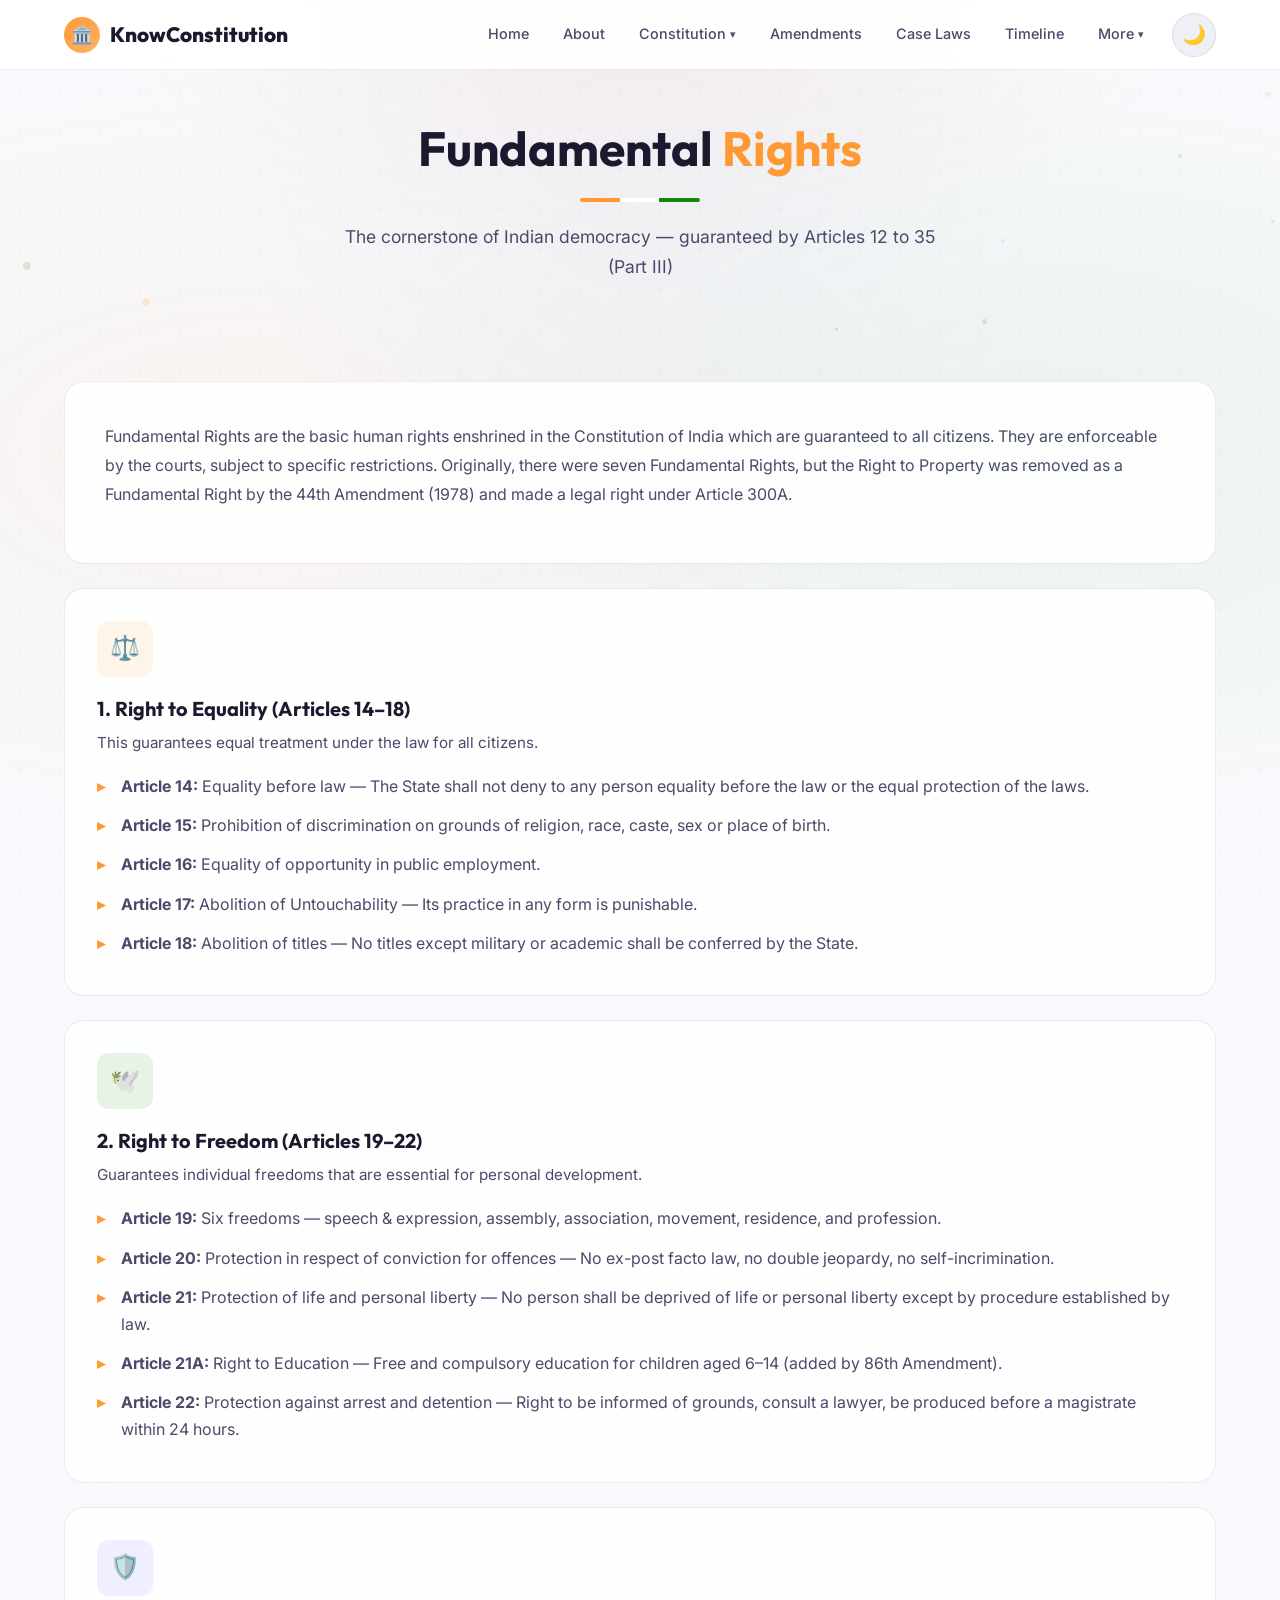
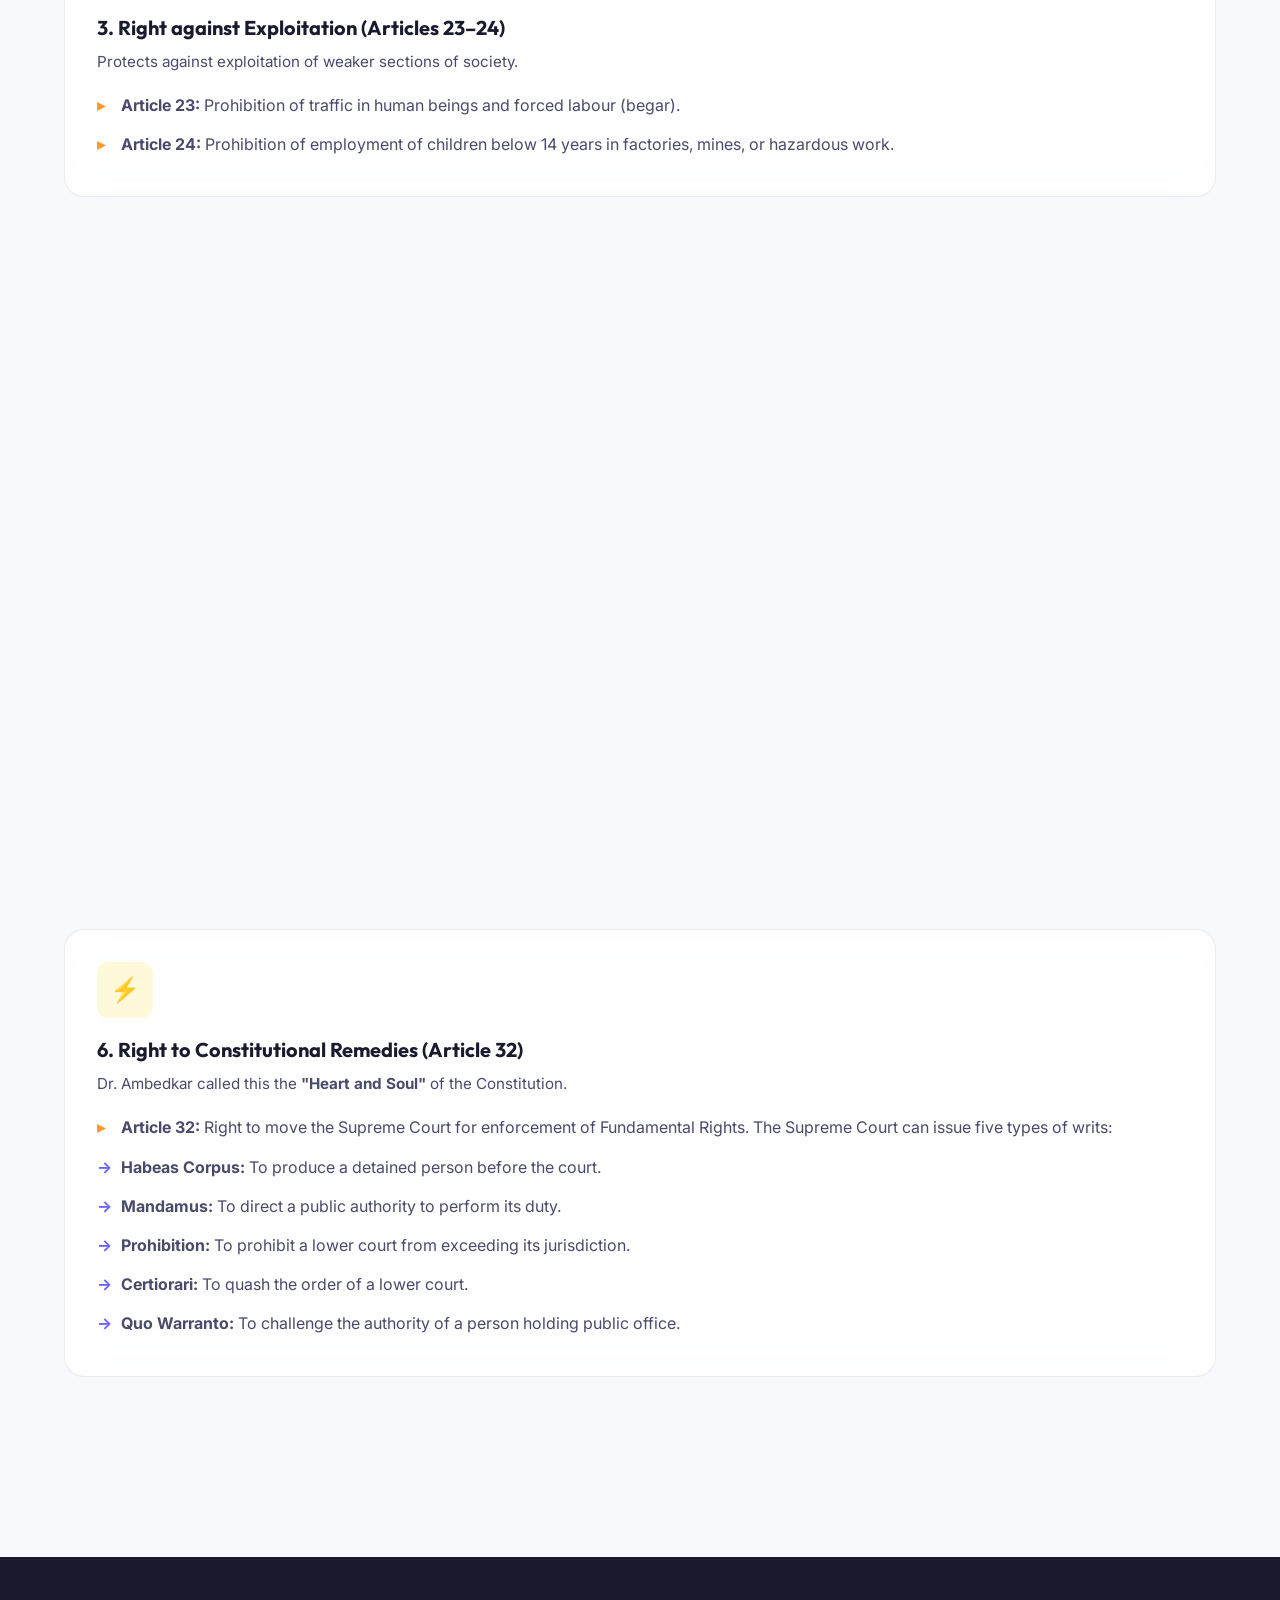
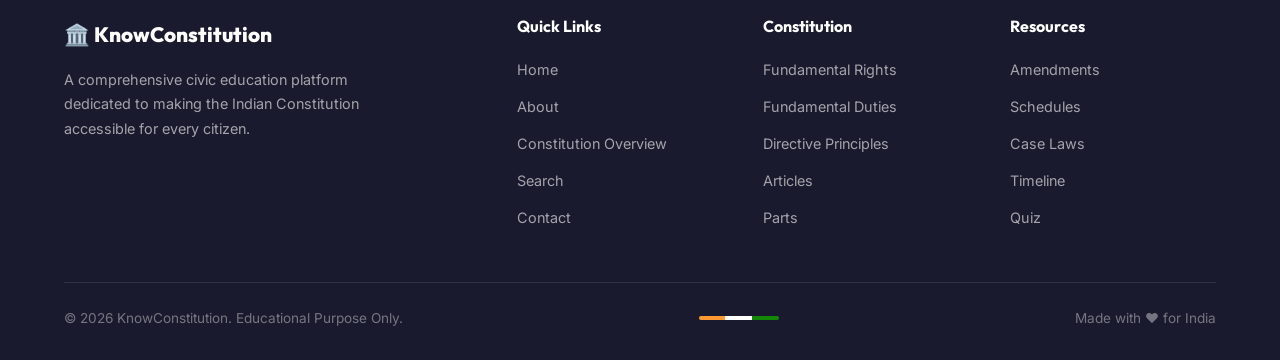
<file: rights.html>
<!DOCTYPE html>
<html lang="en" data-theme="light">
<head>
  <meta charset="UTF-8">
  <meta name="viewport" content="width=device-width, initial-scale=1.0">
  <meta name="description" content="Fundamental Rights of India – Articles 12 to 35 of the Indian Constitution explained in simple language.">
  <title>Fundamental Rights – KnowConstitution</title>
  <link rel="stylesheet" href="style.css">
</head>
<body>

<div class="page-loader" id="pageLoader"><div class="loader-chakra"></div></div>
<div class="parallax-bg" id="parallaxBg"><div class="layer layer-dots"></div><div class="layer layer-gradient"></div></div>

<nav class="navbar" id="navbar">
  <div class="nav-container">
    <a href="index.html" class="nav-logo"><span class="logo-icon">🏛️</span><span>KnowConstitution</span></a>
    <div class="nav-links" id="navLinks">
      <a href="index.html">Home</a><a href="about.html">About</a>
      <div class="nav-dropdown">
        <a href="#" class="dropdown-toggle">Constitution</a>
        <div class="dropdown-menu">
          <a href="overview.html">Overview</a><a href="rights.html">Fundamental Rights</a><a href="duties.html">Fundamental Duties</a><a href="dpsp.html">Directive Principles</a><a href="articles.html">Articles (1–395)</a><a href="parts.html">Parts</a><a href="schedules.html">Schedules</a>
        </div>
      </div>
      <a href="amendments.html">Amendments</a><a href="cases.html">Case Laws</a><a href="timeline.html">Timeline</a>
      <div class="nav-dropdown">
        <a href="#" class="dropdown-toggle">More</a>
        <div class="dropdown-menu"><a href="search.html">🔍 Search</a><a href="quiz.html">📝 Quiz</a><a href="contact.html">📧 Contact</a></div>
      </div>
      <button class="theme-toggle" id="themeToggle" title="Toggle Theme">🌙</button>
    </div>
    <button class="hamburger" id="hamburger" aria-label="Menu"><span></span><span></span><span></span></button>
  </div>
</nav>

<div class="page-header">
  <div class="container">
    <h1>Fundamental <span class="text-saffron">Rights</span></h1>
    <div class="tricolor-line"></div>
    <p>The cornerstone of Indian democracy — guaranteed by Articles 12 to 35 (Part III)</p>
  </div>
</div>

<section class="section" style="padding-top: 40px;">
  <div class="container">
    <div class="content-block reveal">
      <p>Fundamental Rights are the basic human rights enshrined in the Constitution of India which are guaranteed to all citizens. They are enforceable by the courts, subject to specific restrictions. Originally, there were seven Fundamental Rights, but the Right to Property was removed as a Fundamental Right by the 44th Amendment (1978) and made a legal right under Article 300A.</p>
    </div>

    <!-- Right to Equality -->
    <div class="floating-card reveal" style="margin-top: 24px; animation: floatSlow 5s ease-in-out infinite">
      <div class="card-icon" style="background: rgba(255,153,51,0.1)">⚖️</div>
      <h3 class="card-title">1. Right to Equality (Articles 14–18)</h3>
      <p class="card-text">This guarantees equal treatment under the law for all citizens.</p>
      <ul style="margin-top: 12px; padding-left: 0;">
        <li style="padding: 6px 0 6px 24px; position: relative; color: var(--text-secondary);"><span style="position:absolute;left:0;color:var(--saffron);font-weight:700;">▸</span><strong>Article 14:</strong> Equality before law — The State shall not deny to any person equality before the law or the equal protection of the laws.</li>
        <li style="padding: 6px 0 6px 24px; position: relative; color: var(--text-secondary);"><span style="position:absolute;left:0;color:var(--saffron);font-weight:700;">▸</span><strong>Article 15:</strong> Prohibition of discrimination on grounds of religion, race, caste, sex or place of birth.</li>
        <li style="padding: 6px 0 6px 24px; position: relative; color: var(--text-secondary);"><span style="position:absolute;left:0;color:var(--saffron);font-weight:700;">▸</span><strong>Article 16:</strong> Equality of opportunity in public employment.</li>
        <li style="padding: 6px 0 6px 24px; position: relative; color: var(--text-secondary);"><span style="position:absolute;left:0;color:var(--saffron);font-weight:700;">▸</span><strong>Article 17:</strong> Abolition of Untouchability — Its practice in any form is punishable.</li>
        <li style="padding: 6px 0 6px 24px; position: relative; color: var(--text-secondary);"><span style="position:absolute;left:0;color:var(--saffron);font-weight:700;">▸</span><strong>Article 18:</strong> Abolition of titles — No titles except military or academic shall be conferred by the State.</li>
      </ul>
    </div>

    <!-- Right to Freedom -->
    <div class="floating-card reveal" style="margin-top: 24px; animation: floatSlow 4.5s ease-in-out infinite 0.3s">
      <div class="card-icon" style="background: rgba(19,136,8,0.1)">🕊️</div>
      <h3 class="card-title">2. Right to Freedom (Articles 19–22)</h3>
      <p class="card-text">Guarantees individual freedoms that are essential for personal development.</p>
      <ul style="margin-top: 12px; padding-left: 0;">
        <li style="padding: 6px 0 6px 24px; position: relative; color: var(--text-secondary);"><span style="position:absolute;left:0;color:var(--saffron);font-weight:700;">▸</span><strong>Article 19:</strong> Six freedoms — speech & expression, assembly, association, movement, residence, and profession.</li>
        <li style="padding: 6px 0 6px 24px; position: relative; color: var(--text-secondary);"><span style="position:absolute;left:0;color:var(--saffron);font-weight:700;">▸</span><strong>Article 20:</strong> Protection in respect of conviction for offences — No ex-post facto law, no double jeopardy, no self-incrimination.</li>
        <li style="padding: 6px 0 6px 24px; position: relative; color: var(--text-secondary);"><span style="position:absolute;left:0;color:var(--saffron);font-weight:700;">▸</span><strong>Article 21:</strong> Protection of life and personal liberty — No person shall be deprived of life or personal liberty except by procedure established by law.</li>
        <li style="padding: 6px 0 6px 24px; position: relative; color: var(--text-secondary);"><span style="position:absolute;left:0;color:var(--saffron);font-weight:700;">▸</span><strong>Article 21A:</strong> Right to Education — Free and compulsory education for children aged 6–14 (added by 86th Amendment).</li>
        <li style="padding: 6px 0 6px 24px; position: relative; color: var(--text-secondary);"><span style="position:absolute;left:0;color:var(--saffron);font-weight:700;">▸</span><strong>Article 22:</strong> Protection against arrest and detention — Right to be informed of grounds, consult a lawyer, be produced before a magistrate within 24 hours.</li>
      </ul>
    </div>

    <!-- Right against Exploitation -->
    <div class="floating-card reveal" style="margin-top: 24px; animation: floatSlow 5.2s ease-in-out infinite 0.6s">
      <div class="card-icon" style="background: rgba(108,99,255,0.1)">🛡️</div>
      <h3 class="card-title">3. Right against Exploitation (Articles 23–24)</h3>
      <p class="card-text">Protects against exploitation of weaker sections of society.</p>
      <ul style="margin-top: 12px; padding-left: 0;">
        <li style="padding: 6px 0 6px 24px; position: relative; color: var(--text-secondary);"><span style="position:absolute;left:0;color:var(--saffron);font-weight:700;">▸</span><strong>Article 23:</strong> Prohibition of traffic in human beings and forced labour (begar).</li>
        <li style="padding: 6px 0 6px 24px; position: relative; color: var(--text-secondary);"><span style="position:absolute;left:0;color:var(--saffron);font-weight:700;">▸</span><strong>Article 24:</strong> Prohibition of employment of children below 14 years in factories, mines, or hazardous work.</li>
      </ul>
    </div>

    <!-- Right to Freedom of Religion -->
    <div class="floating-card reveal" style="margin-top: 24px; animation: floatSlow 4.8s ease-in-out infinite 0.9s">
      <div class="card-icon" style="background: rgba(0,210,255,0.1)">🙏</div>
      <h3 class="card-title">4. Right to Freedom of Religion (Articles 25–28)</h3>
      <p class="card-text">Ensures secular nature of the Indian State and religious freedom for all.</p>
      <ul style="margin-top: 12px; padding-left: 0;">
        <li style="padding: 6px 0 6px 24px; position: relative; color: var(--text-secondary);"><span style="position:absolute;left:0;color:var(--saffron);font-weight:700;">▸</span><strong>Article 25:</strong> Freedom of conscience and free profession, practice, and propagation of religion.</li>
        <li style="padding: 6px 0 6px 24px; position: relative; color: var(--text-secondary);"><span style="position:absolute;left:0;color:var(--saffron);font-weight:700;">▸</span><strong>Article 26:</strong> Freedom to manage religious affairs.</li>
        <li style="padding: 6px 0 6px 24px; position: relative; color: var(--text-secondary);"><span style="position:absolute;left:0;color:var(--saffron);font-weight:700;">▸</span><strong>Article 27:</strong> Freedom from payment of taxes for promotion of any particular religion.</li>
        <li style="padding: 6px 0 6px 24px; position: relative; color: var(--text-secondary);"><span style="position:absolute;left:0;color:var(--saffron);font-weight:700;">▸</span><strong>Article 28:</strong> Freedom from attending religious instruction in certain educational institutions.</li>
      </ul>
    </div>

    <!-- Cultural and Educational Rights -->
    <div class="floating-card reveal" style="margin-top: 24px; animation: floatSlow 4.3s ease-in-out infinite 1.2s">
      <div class="card-icon" style="background: rgba(255,107,107,0.1)">📚</div>
      <h3 class="card-title">5. Cultural and Educational Rights (Articles 29–30)</h3>
      <p class="card-text">Protects the rights of cultural and linguistic minorities.</p>
      <ul style="margin-top: 12px; padding-left: 0;">
        <li style="padding: 6px 0 6px 24px; position: relative; color: var(--text-secondary);"><span style="position:absolute;left:0;color:var(--saffron);font-weight:700;">▸</span><strong>Article 29:</strong> Protection of interests of minorities — Right to conserve distinct language, script, and culture.</li>
        <li style="padding: 6px 0 6px 24px; position: relative; color: var(--text-secondary);"><span style="position:absolute;left:0;color:var(--saffron);font-weight:700;">▸</span><strong>Article 30:</strong> Right of minorities to establish and administer educational institutions of their choice.</li>
      </ul>
    </div>

    <!-- Right to Constitutional Remedies -->
    <div class="floating-card reveal" style="margin-top: 24px; animation: floatSlow 5.5s ease-in-out infinite 1.5s">
      <div class="card-icon" style="background: rgba(255,215,0,0.15)">⚡</div>
      <h3 class="card-title">6. Right to Constitutional Remedies (Article 32)</h3>
      <p class="card-text">Dr. Ambedkar called this the <strong>"Heart and Soul"</strong> of the Constitution.</p>
      <ul style="margin-top: 12px; padding-left: 0;">
        <li style="padding: 6px 0 6px 24px; position: relative; color: var(--text-secondary);"><span style="position:absolute;left:0;color:var(--saffron);font-weight:700;">▸</span><strong>Article 32:</strong> Right to move the Supreme Court for enforcement of Fundamental Rights. The Supreme Court can issue five types of writs:</li>
        <li style="padding: 6px 0 6px 24px; position: relative; color: var(--text-secondary);"><span style="position:absolute;left:0;color:var(--accent-1);font-weight:700;">→</span><strong>Habeas Corpus:</strong> To produce a detained person before the court.</li>
        <li style="padding: 6px 0 6px 24px; position: relative; color: var(--text-secondary);"><span style="position:absolute;left:0;color:var(--accent-1);font-weight:700;">→</span><strong>Mandamus:</strong> To direct a public authority to perform its duty.</li>
        <li style="padding: 6px 0 6px 24px; position: relative; color: var(--text-secondary);"><span style="position:absolute;left:0;color:var(--accent-1);font-weight:700;">→</span><strong>Prohibition:</strong> To prohibit a lower court from exceeding its jurisdiction.</li>
        <li style="padding: 6px 0 6px 24px; position: relative; color: var(--text-secondary);"><span style="position:absolute;left:0;color:var(--accent-1);font-weight:700;">→</span><strong>Certiorari:</strong> To quash the order of a lower court.</li>
        <li style="padding: 6px 0 6px 24px; position: relative; color: var(--text-secondary);"><span style="position:absolute;left:0;color:var(--accent-1);font-weight:700;">→</span><strong>Quo Warranto:</strong> To challenge the authority of a person holding public office.</li>
      </ul>
    </div>
  </div>
</section>

<footer class="footer">
  <div class="container">
    <div class="footer-grid">
      <div><div class="footer-brand">🏛️ KnowConstitution</div><p class="footer-desc">A comprehensive civic education platform dedicated to making the Indian Constitution accessible for every citizen.</p></div>
      <div><h4>Quick Links</h4><ul><li><a href="index.html">Home</a></li><li><a href="about.html">About</a></li><li><a href="overview.html">Constitution Overview</a></li><li><a href="search.html">Search</a></li><li><a href="contact.html">Contact</a></li></ul></div>
      <div><h4>Constitution</h4><ul><li><a href="rights.html">Fundamental Rights</a></li><li><a href="duties.html">Fundamental Duties</a></li><li><a href="dpsp.html">Directive Principles</a></li><li><a href="articles.html">Articles</a></li><li><a href="parts.html">Parts</a></li></ul></div>
      <div><h4>Resources</h4><ul><li><a href="amendments.html">Amendments</a></li><li><a href="schedules.html">Schedules</a></li><li><a href="cases.html">Case Laws</a></li><li><a href="timeline.html">Timeline</a></li><li><a href="quiz.html">Quiz</a></li></ul></div>
    </div>
    <div class="footer-bottom"><span>© 2026 KnowConstitution. Educational Purpose Only.</span><div class="tricolor-line" style="width: 80px;"></div><span>Made with ❤️ for India</span></div>
  </div>
</footer>

<script src="script.js"></script>
</body>
</html>
</file>
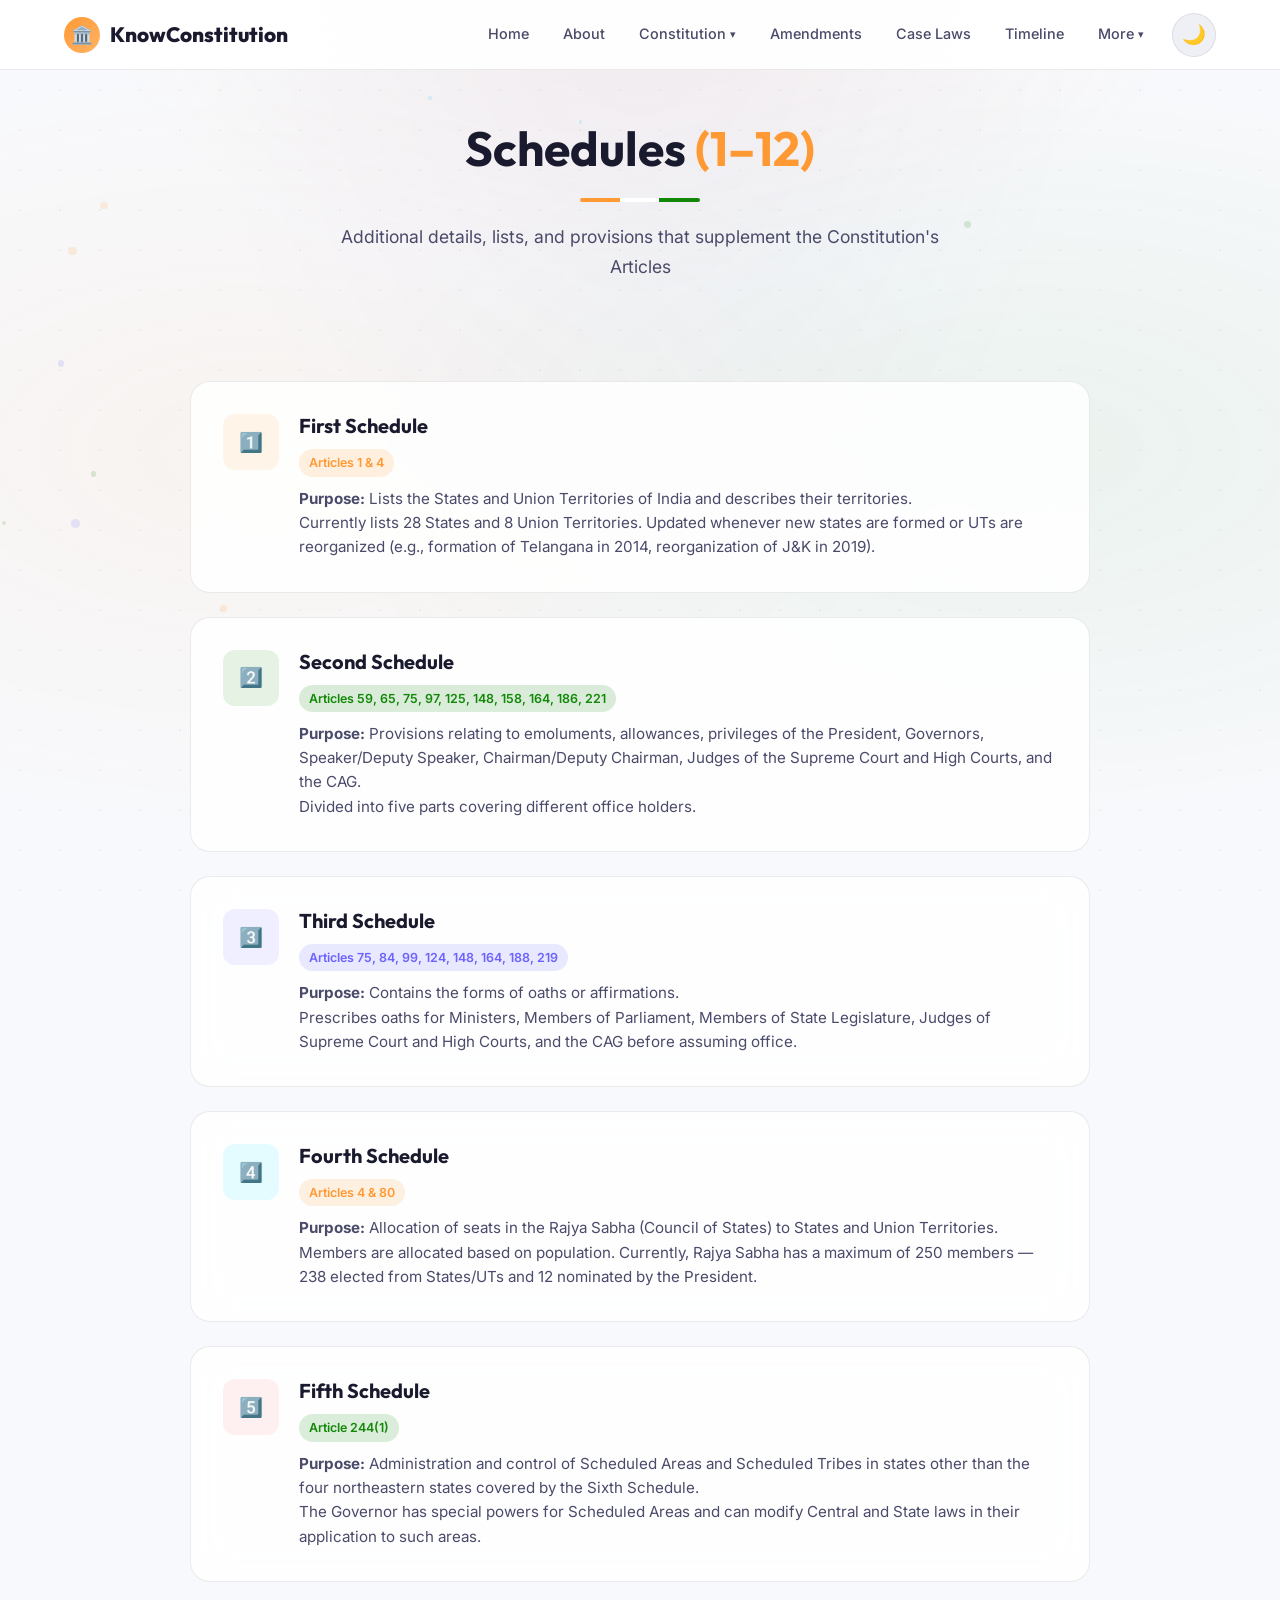
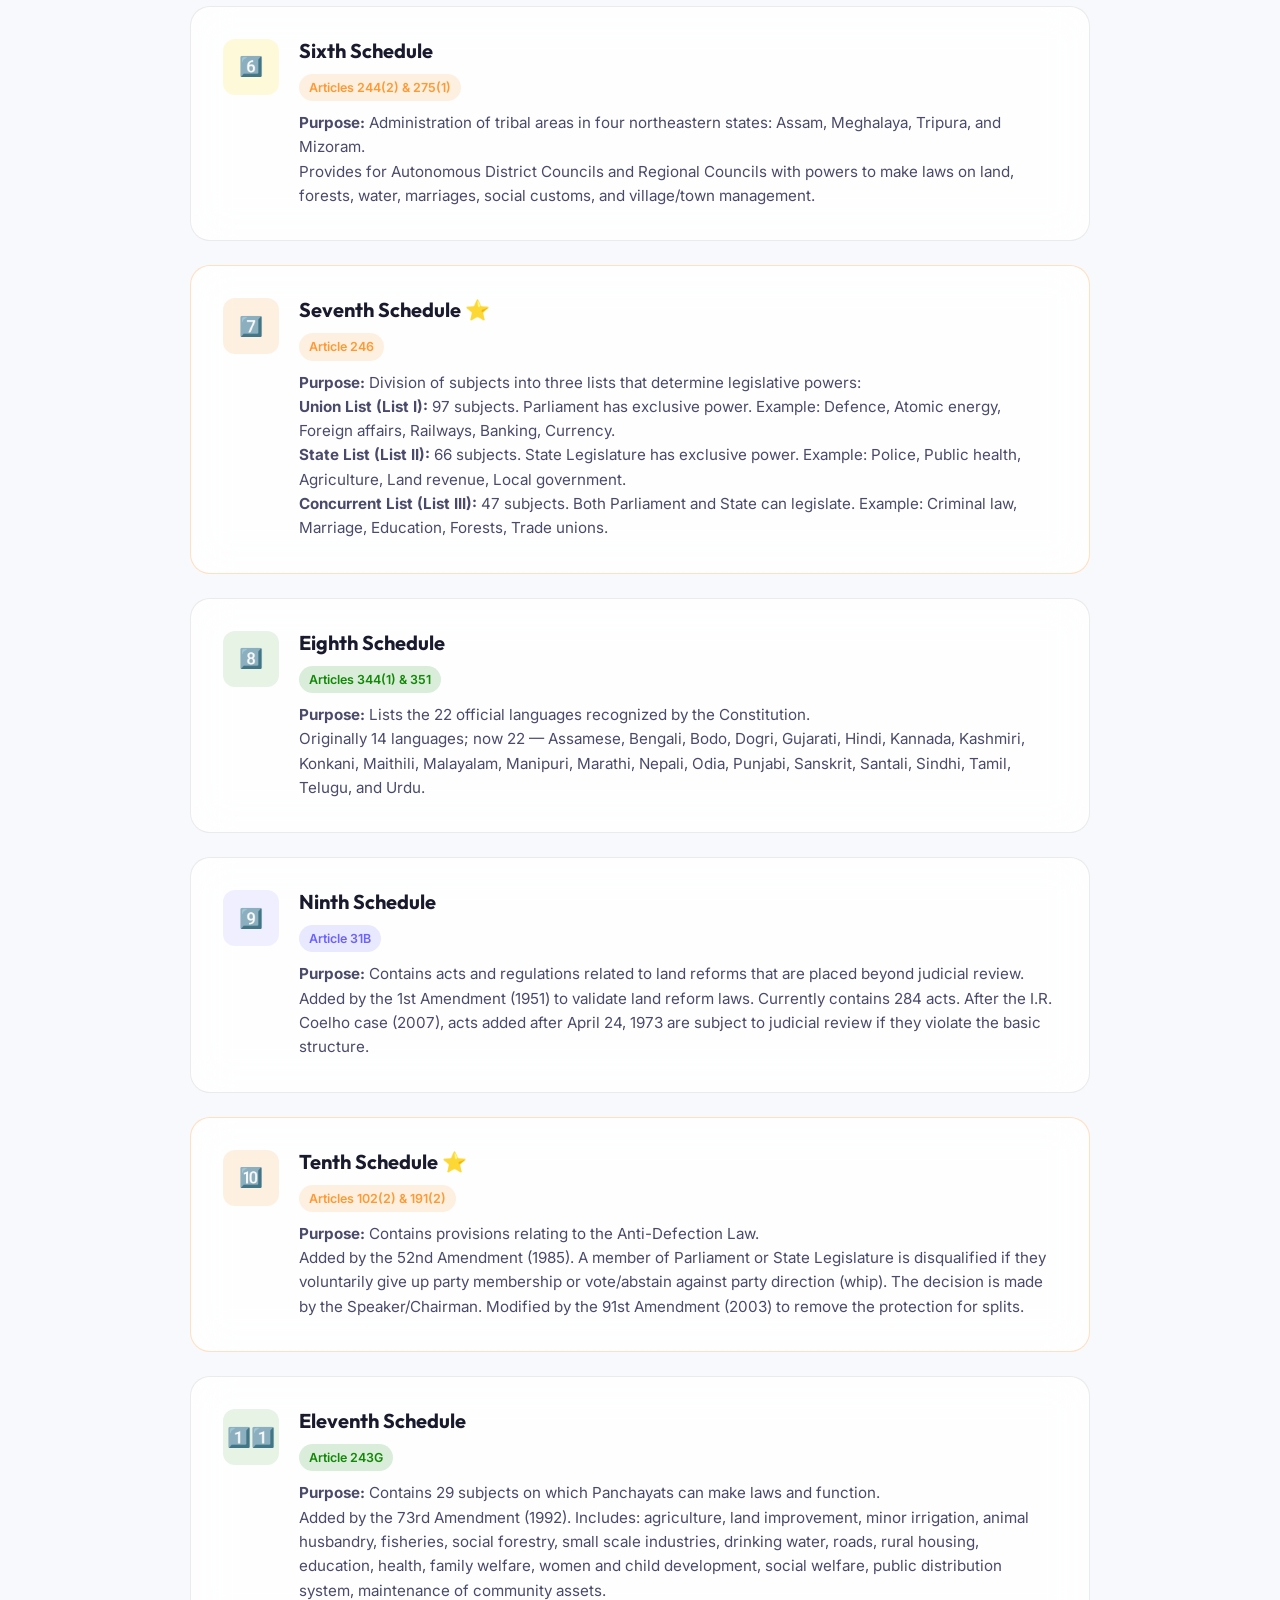
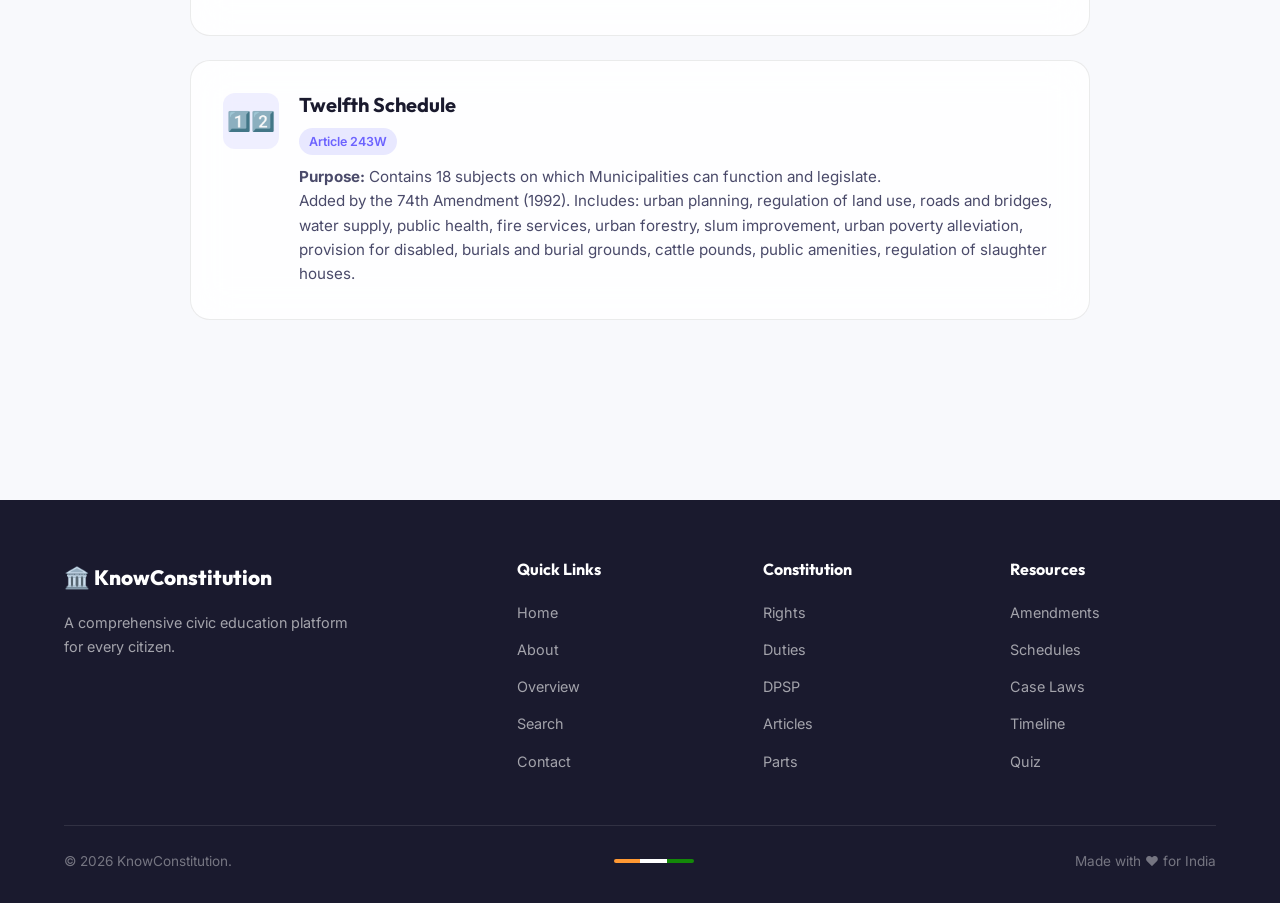
<file: schedules.html>
<!DOCTYPE html>
<html lang="en" data-theme="light">
<head>
  <meta charset="UTF-8">
  <meta name="viewport" content="width=device-width, initial-scale=1.0">
  <meta name="description" content="All 12 Schedules of the Indian Constitution with name, purpose, and easy explanation.">
  <title>Schedules (1–12) – KnowConstitution</title>
  <link rel="stylesheet" href="style.css">
</head>
<body>
<div class="page-loader" id="pageLoader"><div class="loader-chakra"></div></div>
<div class="parallax-bg" id="parallaxBg"><div class="layer layer-dots"></div><div class="layer layer-gradient"></div></div>

<nav class="navbar" id="navbar">
  <div class="nav-container">
    <a href="index.html" class="nav-logo"><span class="logo-icon">🏛️</span><span>KnowConstitution</span></a>
    <div class="nav-links" id="navLinks">
      <a href="index.html">Home</a><a href="about.html">About</a>
      <div class="nav-dropdown"><a href="#" class="dropdown-toggle">Constitution</a><div class="dropdown-menu"><a href="overview.html">Overview</a><a href="rights.html">Fundamental Rights</a><a href="duties.html">Fundamental Duties</a><a href="dpsp.html">Directive Principles</a><a href="articles.html">Articles (1–395)</a><a href="parts.html">Parts</a><a href="schedules.html">Schedules</a></div></div>
      <a href="amendments.html">Amendments</a><a href="cases.html">Case Laws</a><a href="timeline.html">Timeline</a>
      <div class="nav-dropdown"><a href="#" class="dropdown-toggle">More</a><div class="dropdown-menu"><a href="search.html">🔍 Search</a><a href="quiz.html">📝 Quiz</a><a href="contact.html">📧 Contact</a></div></div>
      <button class="theme-toggle" id="themeToggle" title="Toggle Theme">🌙</button>
    </div>
    <button class="hamburger" id="hamburger" aria-label="Menu"><span></span><span></span><span></span></button>
  </div>
</nav>

<div class="page-header">
  <div class="container">
    <h1>Schedules <span class="text-saffron">(1–12)</span></h1>
    <div class="tricolor-line"></div>
    <p>Additional details, lists, and provisions that supplement the Constitution's Articles</p>
  </div>
</div>

<section class="section" style="padding-top: 40px;">
  <div class="container">
    <div class="cards-grid" style="grid-template-columns: 1fr; max-width: 900px; margin: 0 auto;">

      <div class="floating-card reveal">
        <div style="display:flex;align-items:flex-start;gap:20px;">
          <div class="card-icon" style="flex-shrink:0;background:rgba(255,153,51,0.1);font-size:1.2rem;">1️⃣</div>
          <div>
            <h3 class="card-title">First Schedule</h3>
            <span class="badge badge-saffron" style="margin-bottom:10px;">Articles 1 & 4</span>
            <p class="card-text"><strong>Purpose:</strong> Lists the States and Union Territories of India and describes their territories.</p>
            <p class="card-text">Currently lists 28 States and 8 Union Territories. Updated whenever new states are formed or UTs are reorganized (e.g., formation of Telangana in 2014, reorganization of J&K in 2019).</p>
          </div>
        </div>
      </div>

      <div class="floating-card reveal">
        <div style="display:flex;align-items:flex-start;gap:20px;">
          <div class="card-icon" style="flex-shrink:0;background:rgba(19,136,8,0.1);font-size:1.2rem;">2️⃣</div>
          <div>
            <h3 class="card-title">Second Schedule</h3>
            <span class="badge badge-green" style="margin-bottom:10px;">Articles 59, 65, 75, 97, 125, 148, 158, 164, 186, 221</span>
            <p class="card-text"><strong>Purpose:</strong> Provisions relating to emoluments, allowances, privileges of the President, Governors, Speaker/Deputy Speaker, Chairman/Deputy Chairman, Judges of the Supreme Court and High Courts, and the CAG.</p>
            <p class="card-text">Divided into five parts covering different office holders.</p>
          </div>
        </div>
      </div>

      <div class="floating-card reveal">
        <div style="display:flex;align-items:flex-start;gap:20px;">
          <div class="card-icon" style="flex-shrink:0;background:rgba(108,99,255,0.1);font-size:1.2rem;">3️⃣</div>
          <div>
            <h3 class="card-title">Third Schedule</h3>
            <span class="badge badge-accent" style="margin-bottom:10px;">Articles 75, 84, 99, 124, 148, 164, 188, 219</span>
            <p class="card-text"><strong>Purpose:</strong> Contains the forms of oaths or affirmations.</p>
            <p class="card-text">Prescribes oaths for Ministers, Members of Parliament, Members of State Legislature, Judges of Supreme Court and High Courts, and the CAG before assuming office.</p>
          </div>
        </div>
      </div>

      <div class="floating-card reveal">
        <div style="display:flex;align-items:flex-start;gap:20px;">
          <div class="card-icon" style="flex-shrink:0;background:rgba(0,210,255,0.1);font-size:1.2rem;">4️⃣</div>
          <div>
            <h3 class="card-title">Fourth Schedule</h3>
            <span class="badge badge-saffron" style="margin-bottom:10px;">Articles 4 & 80</span>
            <p class="card-text"><strong>Purpose:</strong> Allocation of seats in the Rajya Sabha (Council of States) to States and Union Territories.</p>
            <p class="card-text">Members are allocated based on population. Currently, Rajya Sabha has a maximum of 250 members — 238 elected from States/UTs and 12 nominated by the President.</p>
          </div>
        </div>
      </div>

      <div class="floating-card reveal">
        <div style="display:flex;align-items:flex-start;gap:20px;">
          <div class="card-icon" style="flex-shrink:0;background:rgba(255,107,107,0.1);font-size:1.2rem;">5️⃣</div>
          <div>
            <h3 class="card-title">Fifth Schedule</h3>
            <span class="badge badge-green" style="margin-bottom:10px;">Article 244(1)</span>
            <p class="card-text"><strong>Purpose:</strong> Administration and control of Scheduled Areas and Scheduled Tribes in states other than the four northeastern states covered by the Sixth Schedule.</p>
            <p class="card-text">The Governor has special powers for Scheduled Areas and can modify Central and State laws in their application to such areas.</p>
          </div>
        </div>
      </div>

      <div class="floating-card reveal">
        <div style="display:flex;align-items:flex-start;gap:20px;">
          <div class="card-icon" style="flex-shrink:0;background:rgba(255,215,0,0.15);font-size:1.2rem;">6️⃣</div>
          <div>
            <h3 class="card-title">Sixth Schedule</h3>
            <span class="badge badge-saffron" style="margin-bottom:10px;">Articles 244(2) & 275(1)</span>
            <p class="card-text"><strong>Purpose:</strong> Administration of tribal areas in four northeastern states: Assam, Meghalaya, Tripura, and Mizoram.</p>
            <p class="card-text">Provides for Autonomous District Councils and Regional Councils with powers to make laws on land, forests, water, marriages, social customs, and village/town management.</p>
          </div>
        </div>
      </div>

      <div class="floating-card reveal" style="border-color: rgba(255,153,51,0.3);">
        <div style="display:flex;align-items:flex-start;gap:20px;">
          <div class="card-icon" style="flex-shrink:0;background:rgba(255,153,51,0.15);font-size:1.2rem;">7️⃣</div>
          <div>
            <h3 class="card-title">Seventh Schedule ⭐</h3>
            <span class="badge badge-saffron" style="margin-bottom:10px;">Article 246</span>
            <p class="card-text"><strong>Purpose:</strong> Division of subjects into three lists that determine legislative powers:</p>
            <p class="card-text"><strong>Union List (List I):</strong> 97 subjects. Parliament has exclusive power. Example: Defence, Atomic energy, Foreign affairs, Railways, Banking, Currency.</p>
            <p class="card-text"><strong>State List (List II):</strong> 66 subjects. State Legislature has exclusive power. Example: Police, Public health, Agriculture, Land revenue, Local government.</p>
            <p class="card-text"><strong>Concurrent List (List III):</strong> 47 subjects. Both Parliament and State can legislate. Example: Criminal law, Marriage, Education, Forests, Trade unions.</p>
          </div>
        </div>
      </div>

      <div class="floating-card reveal">
        <div style="display:flex;align-items:flex-start;gap:20px;">
          <div class="card-icon" style="flex-shrink:0;background:rgba(19,136,8,0.1);font-size:1.2rem;">8️⃣</div>
          <div>
            <h3 class="card-title">Eighth Schedule</h3>
            <span class="badge badge-green" style="margin-bottom:10px;">Articles 344(1) & 351</span>
            <p class="card-text"><strong>Purpose:</strong> Lists the 22 official languages recognized by the Constitution.</p>
            <p class="card-text">Originally 14 languages; now 22 — Assamese, Bengali, Bodo, Dogri, Gujarati, Hindi, Kannada, Kashmiri, Konkani, Maithili, Malayalam, Manipuri, Marathi, Nepali, Odia, Punjabi, Sanskrit, Santali, Sindhi, Tamil, Telugu, and Urdu.</p>
          </div>
        </div>
      </div>

      <div class="floating-card reveal">
        <div style="display:flex;align-items:flex-start;gap:20px;">
          <div class="card-icon" style="flex-shrink:0;background:rgba(108,99,255,0.1);font-size:1.2rem;">9️⃣</div>
          <div>
            <h3 class="card-title">Ninth Schedule</h3>
            <span class="badge badge-accent" style="margin-bottom:10px;">Article 31B</span>
            <p class="card-text"><strong>Purpose:</strong> Contains acts and regulations related to land reforms that are placed beyond judicial review.</p>
            <p class="card-text">Added by the 1st Amendment (1951) to validate land reform laws. Currently contains 284 acts. After the I.R. Coelho case (2007), acts added after April 24, 1973 are subject to judicial review if they violate the basic structure.</p>
          </div>
        </div>
      </div>

      <div class="floating-card reveal" style="border-color: rgba(255,153,51,0.3);">
        <div style="display:flex;align-items:flex-start;gap:20px;">
          <div class="card-icon" style="flex-shrink:0;background:rgba(255,153,51,0.15);font-size:1.2rem;">🔟</div>
          <div>
            <h3 class="card-title">Tenth Schedule ⭐</h3>
            <span class="badge badge-saffron" style="margin-bottom:10px;">Articles 102(2) & 191(2)</span>
            <p class="card-text"><strong>Purpose:</strong> Contains provisions relating to the Anti-Defection Law.</p>
            <p class="card-text">Added by the 52nd Amendment (1985). A member of Parliament or State Legislature is disqualified if they voluntarily give up party membership or vote/abstain against party direction (whip). The decision is made by the Speaker/Chairman. Modified by the 91st Amendment (2003) to remove the protection for splits.</p>
          </div>
        </div>
      </div>

      <div class="floating-card reveal">
        <div style="display:flex;align-items:flex-start;gap:20px;">
          <div class="card-icon" style="flex-shrink:0;background:rgba(19,136,8,0.1);font-size:1.2rem;">1️⃣1️⃣</div>
          <div>
            <h3 class="card-title">Eleventh Schedule</h3>
            <span class="badge badge-green" style="margin-bottom:10px;">Article 243G</span>
            <p class="card-text"><strong>Purpose:</strong> Contains 29 subjects on which Panchayats can make laws and function.</p>
            <p class="card-text">Added by the 73rd Amendment (1992). Includes: agriculture, land improvement, minor irrigation, animal husbandry, fisheries, social forestry, small scale industries, drinking water, roads, rural housing, education, health, family welfare, women and child development, social welfare, public distribution system, maintenance of community assets.</p>
          </div>
        </div>
      </div>

      <div class="floating-card reveal">
        <div style="display:flex;align-items:flex-start;gap:20px;">
          <div class="card-icon" style="flex-shrink:0;background:rgba(108,99,255,0.1);font-size:1.2rem;">1️⃣2️⃣</div>
          <div>
            <h3 class="card-title">Twelfth Schedule</h3>
            <span class="badge badge-accent" style="margin-bottom:10px;">Article 243W</span>
            <p class="card-text"><strong>Purpose:</strong> Contains 18 subjects on which Municipalities can function and legislate.</p>
            <p class="card-text">Added by the 74th Amendment (1992). Includes: urban planning, regulation of land use, roads and bridges, water supply, public health, fire services, urban forestry, slum improvement, urban poverty alleviation, provision for disabled, burials and burial grounds, cattle pounds, public amenities, regulation of slaughter houses.</p>
          </div>
        </div>
      </div>

    </div>
  </div>
</section>

<footer class="footer">
  <div class="container">
    <div class="footer-grid">
      <div><div class="footer-brand">🏛️ KnowConstitution</div><p class="footer-desc">A comprehensive civic education platform for every citizen.</p></div>
      <div><h4>Quick Links</h4><ul><li><a href="index.html">Home</a></li><li><a href="about.html">About</a></li><li><a href="overview.html">Overview</a></li><li><a href="search.html">Search</a></li><li><a href="contact.html">Contact</a></li></ul></div>
      <div><h4>Constitution</h4><ul><li><a href="rights.html">Rights</a></li><li><a href="duties.html">Duties</a></li><li><a href="dpsp.html">DPSP</a></li><li><a href="articles.html">Articles</a></li><li><a href="parts.html">Parts</a></li></ul></div>
      <div><h4>Resources</h4><ul><li><a href="amendments.html">Amendments</a></li><li><a href="schedules.html">Schedules</a></li><li><a href="cases.html">Case Laws</a></li><li><a href="timeline.html">Timeline</a></li><li><a href="quiz.html">Quiz</a></li></ul></div>
    </div>
    <div class="footer-bottom"><span>© 2026 KnowConstitution.</span><div class="tricolor-line" style="width:80px;"></div><span>Made with ❤️ for India</span></div>
  </div>
</footer>
<script src="script.js"></script>
</body>
</html>
</file>
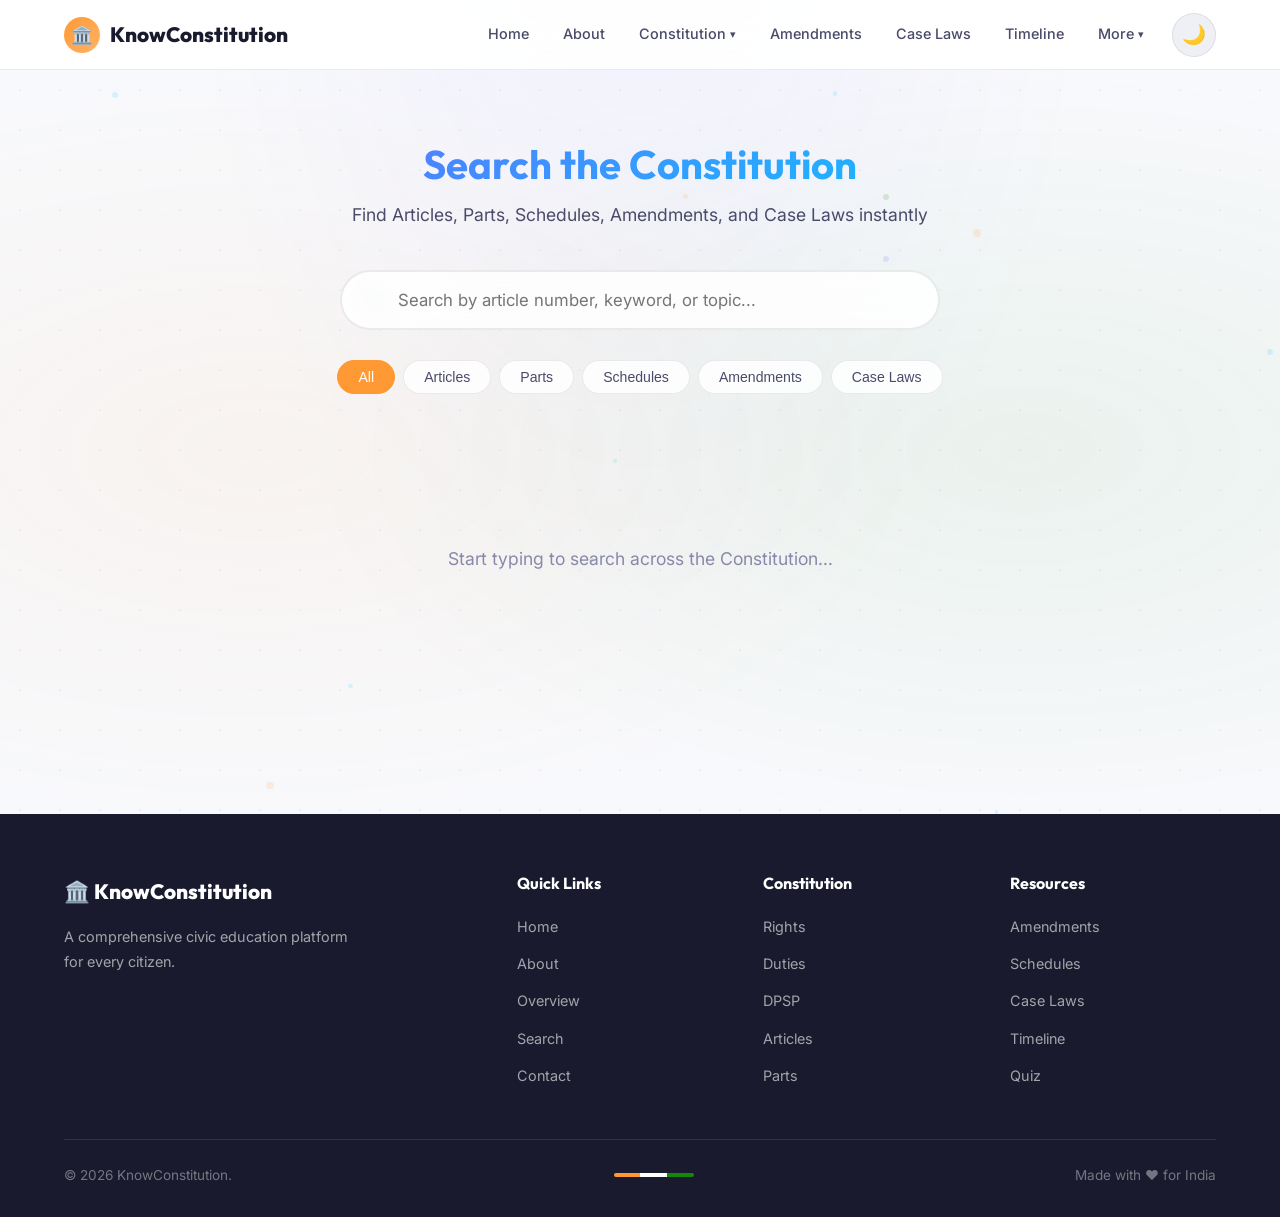
<file: search.html>
<!DOCTYPE html>
<html lang="en" data-theme="light">
<head>
  <meta charset="UTF-8">
  <meta name="viewport" content="width=device-width, initial-scale=1.0">
  <meta name="description" content="Search the Indian Constitution – Articles, Parts, Schedules, Amendments, and Case Laws in one place.">
  <title>Search – KnowConstitution</title>
  <link rel="stylesheet" href="style.css">
</head>
<body>
<div class="page-loader" id="pageLoader"><div class="loader-chakra"></div></div>
<div class="parallax-bg" id="parallaxBg"><div class="layer layer-dots"></div><div class="layer layer-gradient"></div></div>

<nav class="navbar" id="navbar">
  <div class="nav-container">
    <a href="index.html" class="nav-logo"><span class="logo-icon">🏛️</span><span>KnowConstitution</span></a>
    <div class="nav-links" id="navLinks">
      <a href="index.html">Home</a><a href="about.html">About</a>
      <div class="nav-dropdown"><a href="#" class="dropdown-toggle">Constitution</a><div class="dropdown-menu"><a href="overview.html">Overview</a><a href="rights.html">Fundamental Rights</a><a href="duties.html">Fundamental Duties</a><a href="dpsp.html">Directive Principles</a><a href="articles.html">Articles (1–395)</a><a href="parts.html">Parts</a><a href="schedules.html">Schedules</a></div></div>
      <a href="amendments.html">Amendments</a><a href="cases.html">Case Laws</a><a href="timeline.html">Timeline</a>
      <div class="nav-dropdown"><a href="#" class="dropdown-toggle">More</a><div class="dropdown-menu"><a href="search.html">🔍 Search</a><a href="quiz.html">📝 Quiz</a><a href="contact.html">📧 Contact</a></div></div>
      <button class="theme-toggle" id="themeToggle" title="Toggle Theme">🌙</button>
    </div>
    <button class="hamburger" id="hamburger" aria-label="Menu"><span></span><span></span><span></span></button>
  </div>
</nav>

<div class="search-hero">
  <div class="container">
    <h1 class="section-title" style="margin-bottom: 12px;">Search the <span class="text-saffron">Constitution</span></h1>
    <p class="section-subtitle" style="margin-bottom: 40px;">Find Articles, Parts, Schedules, Amendments, and Case Laws instantly</p>

    <div class="search-box">
      <span class="search-icon">🔍</span>
      <input type="text" class="search-input" id="searchInput" placeholder="Search by article number, keyword, or topic..." autocomplete="off">
    </div>

    <div class="search-tabs">
      <button class="search-tab active" data-tab="all">All</button>
      <button class="search-tab" data-tab="article">Articles</button>
      <button class="search-tab" data-tab="part">Parts</button>
      <button class="search-tab" data-tab="schedule">Schedules</button>
      <button class="search-tab" data-tab="amendment">Amendments</button>
      <button class="search-tab" data-tab="caselaw">Case Laws</button>
    </div>
  </div>
</div>

<section class="section" style="padding-top: 0;">
  <div class="container">
    <div id="searchResults">
      <div class="no-results">Start typing to search across the Constitution...</div>
    </div>
  </div>
</section>

<footer class="footer">
  <div class="container">
    <div class="footer-grid">
      <div><div class="footer-brand">🏛️ KnowConstitution</div><p class="footer-desc">A comprehensive civic education platform for every citizen.</p></div>
      <div><h4>Quick Links</h4><ul><li><a href="index.html">Home</a></li><li><a href="about.html">About</a></li><li><a href="overview.html">Overview</a></li><li><a href="search.html">Search</a></li><li><a href="contact.html">Contact</a></li></ul></div>
      <div><h4>Constitution</h4><ul><li><a href="rights.html">Rights</a></li><li><a href="duties.html">Duties</a></li><li><a href="dpsp.html">DPSP</a></li><li><a href="articles.html">Articles</a></li><li><a href="parts.html">Parts</a></li></ul></div>
      <div><h4>Resources</h4><ul><li><a href="amendments.html">Amendments</a></li><li><a href="schedules.html">Schedules</a></li><li><a href="cases.html">Case Laws</a></li><li><a href="timeline.html">Timeline</a></li><li><a href="quiz.html">Quiz</a></li></ul></div>
    </div>
    <div class="footer-bottom"><span>© 2026 KnowConstitution.</span><div class="tricolor-line" style="width:80px;"></div><span>Made with ❤️ for India</span></div>
  </div>
</footer>
<script src="script.js"></script>
</body>
</html>
</file>
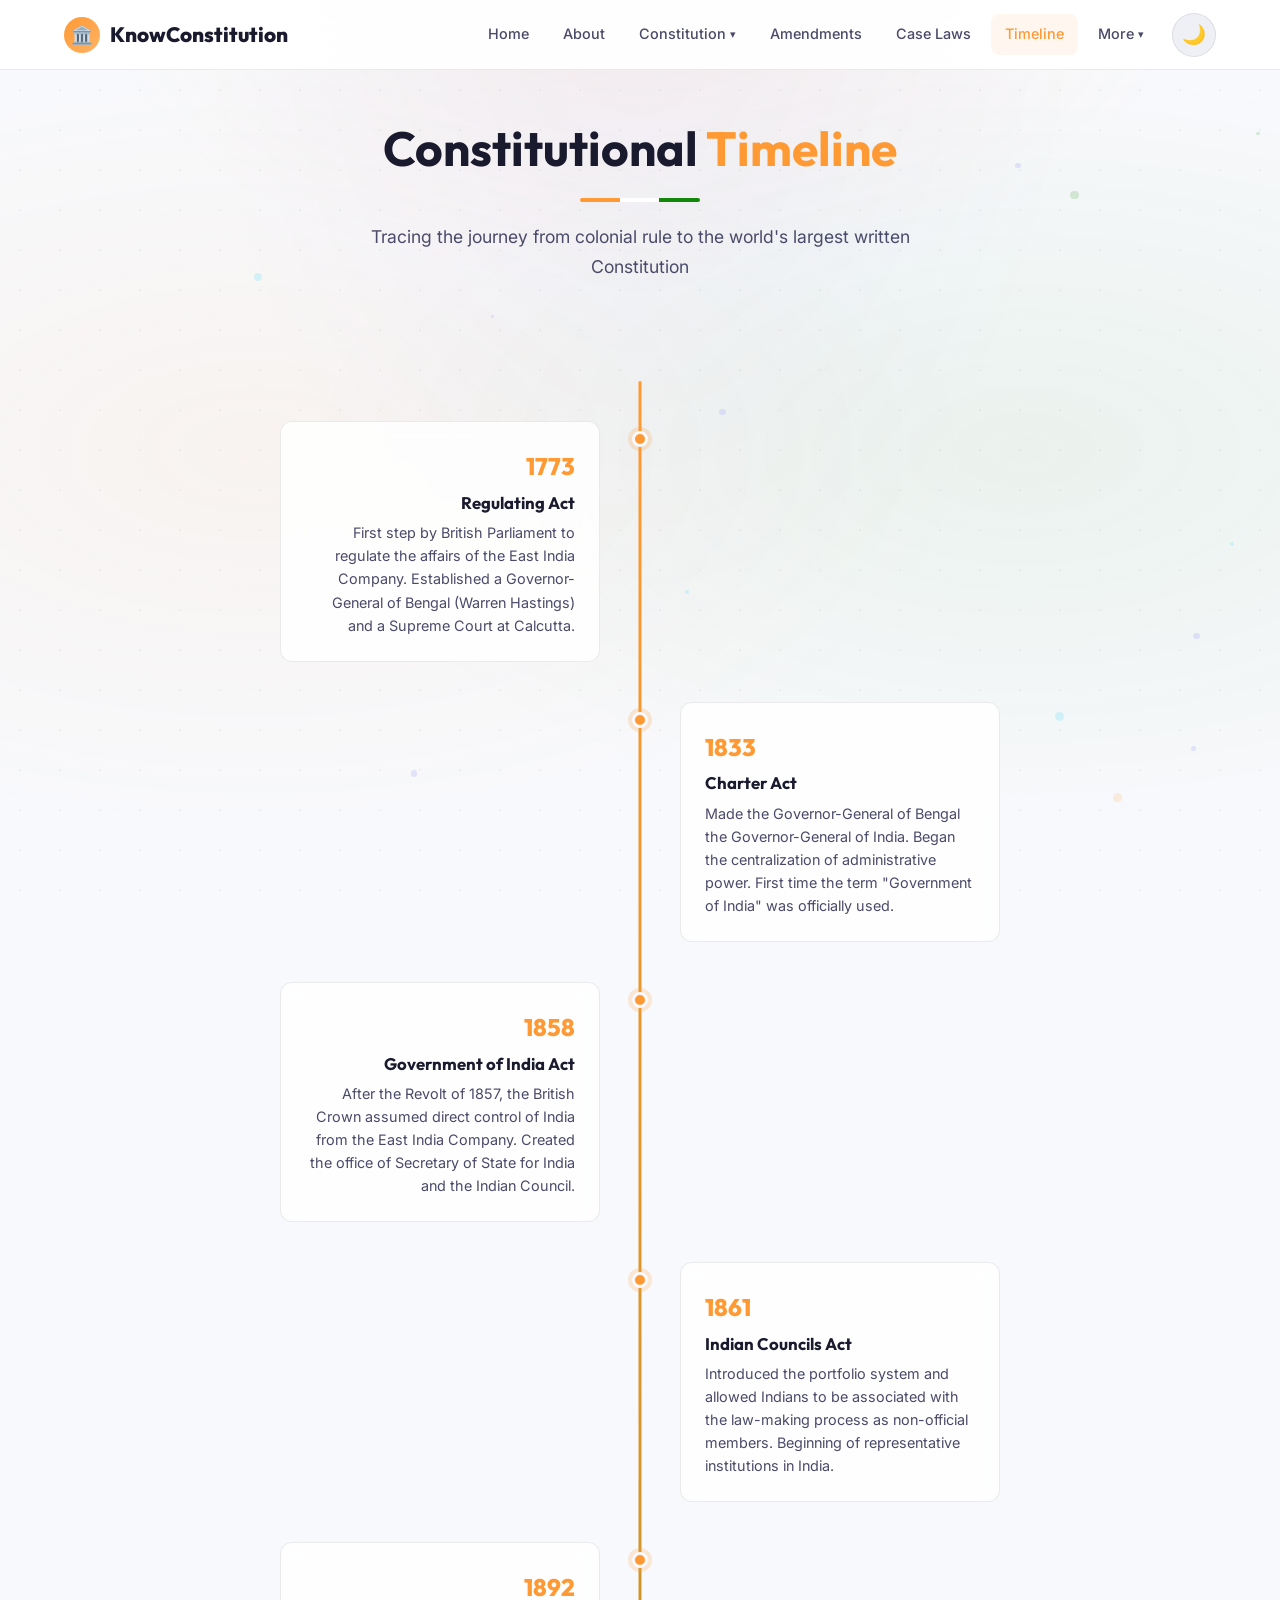
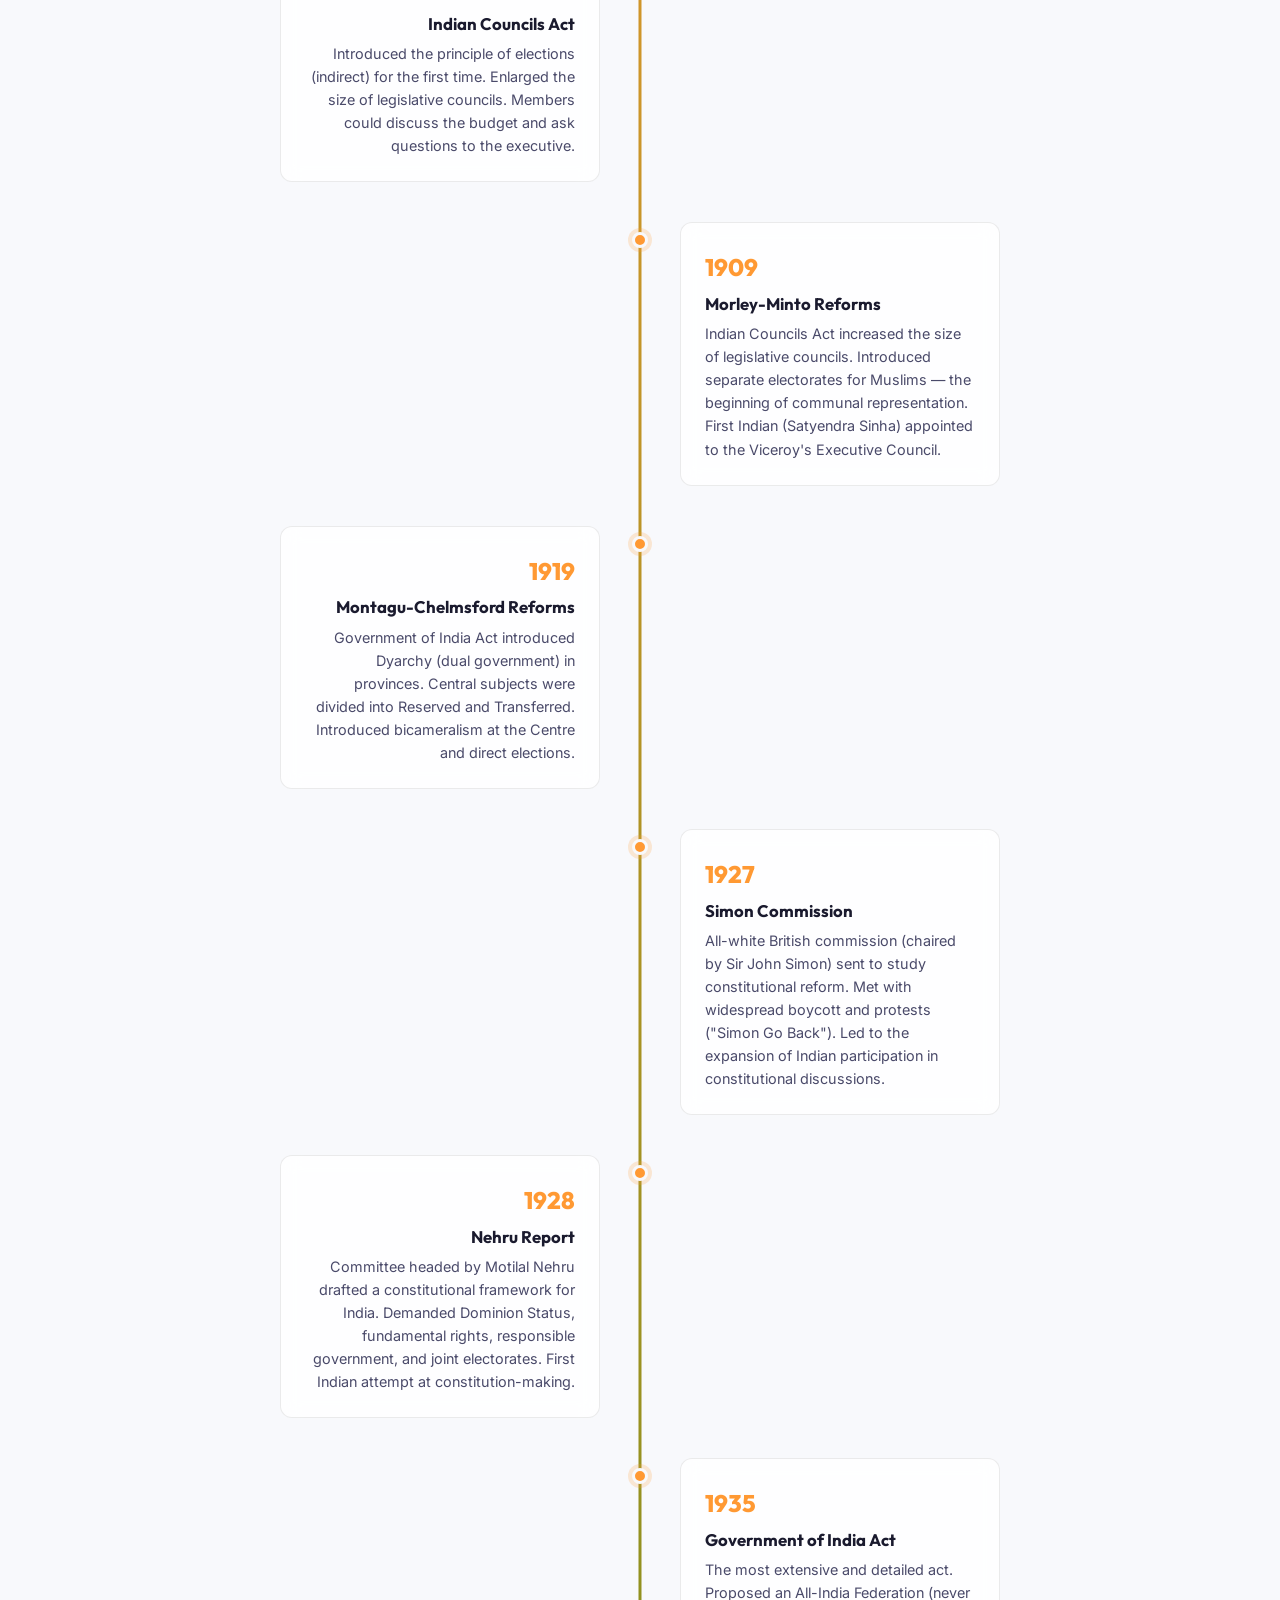
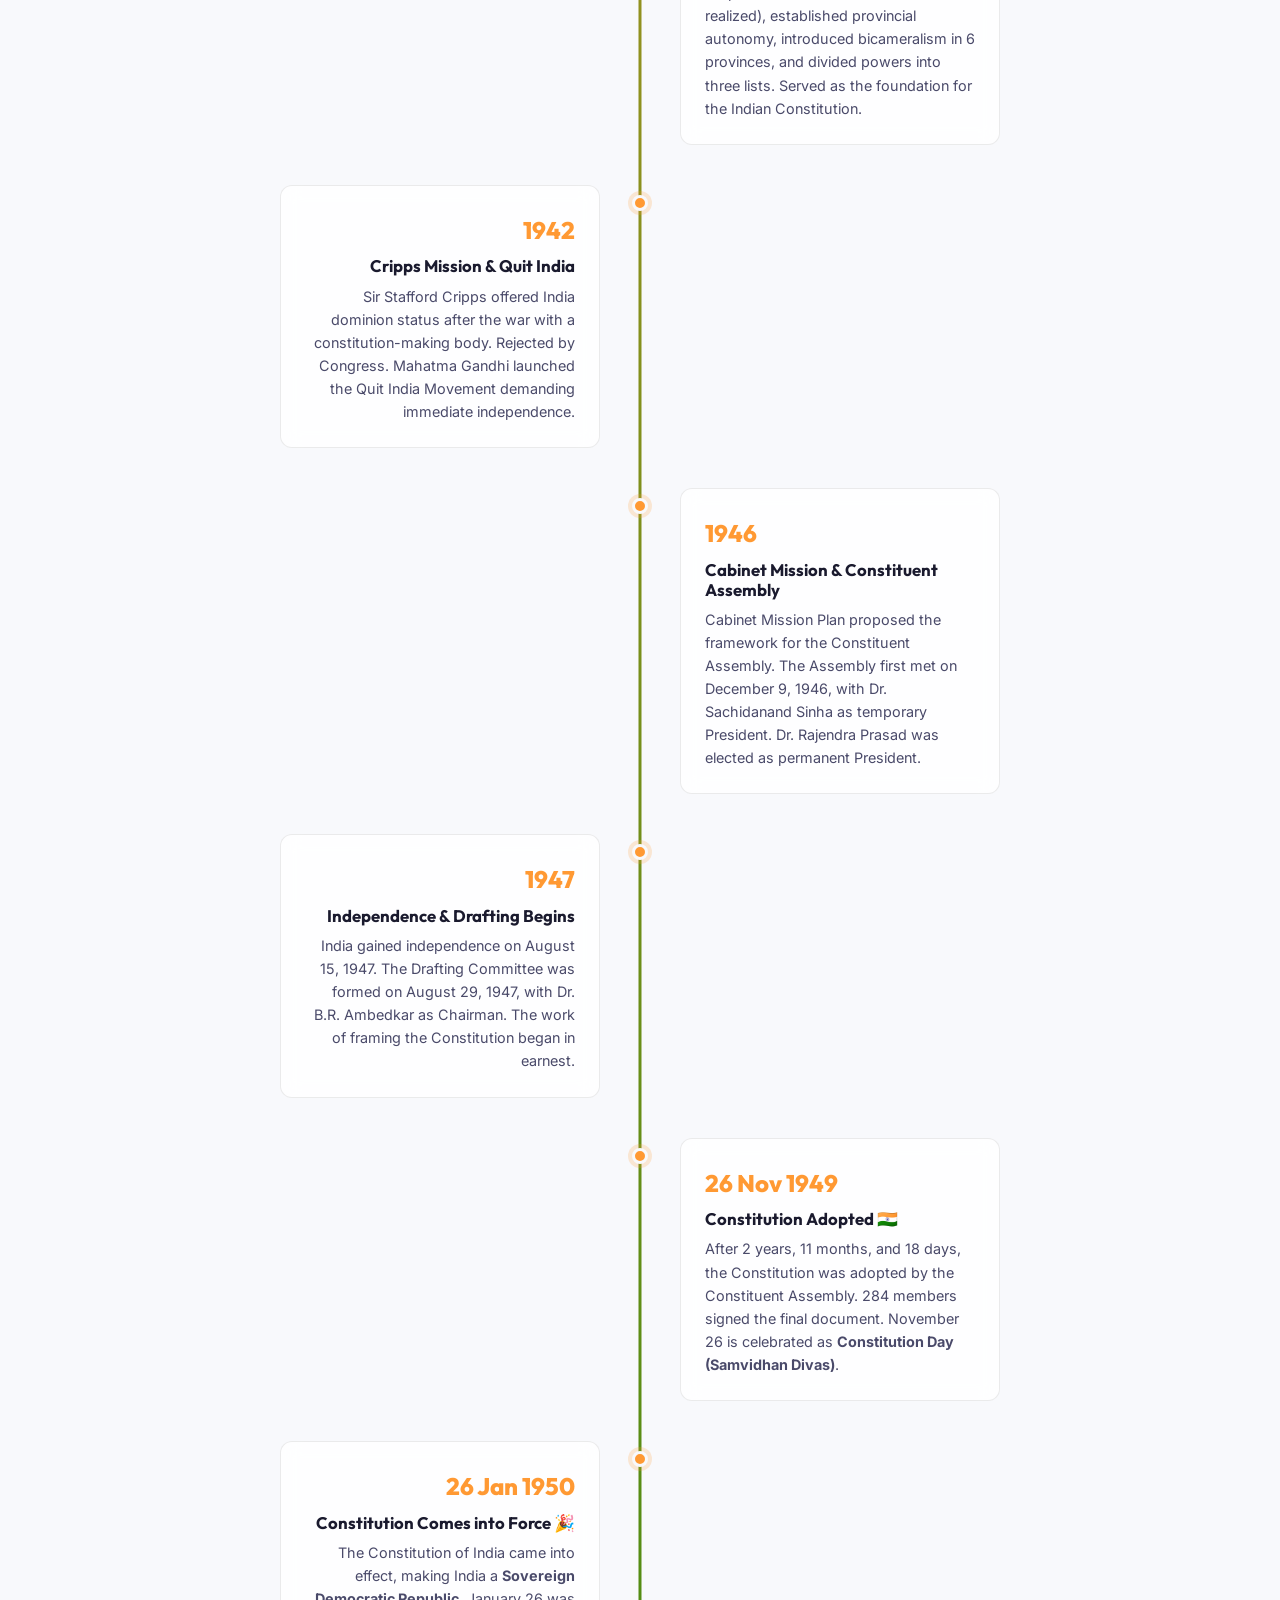
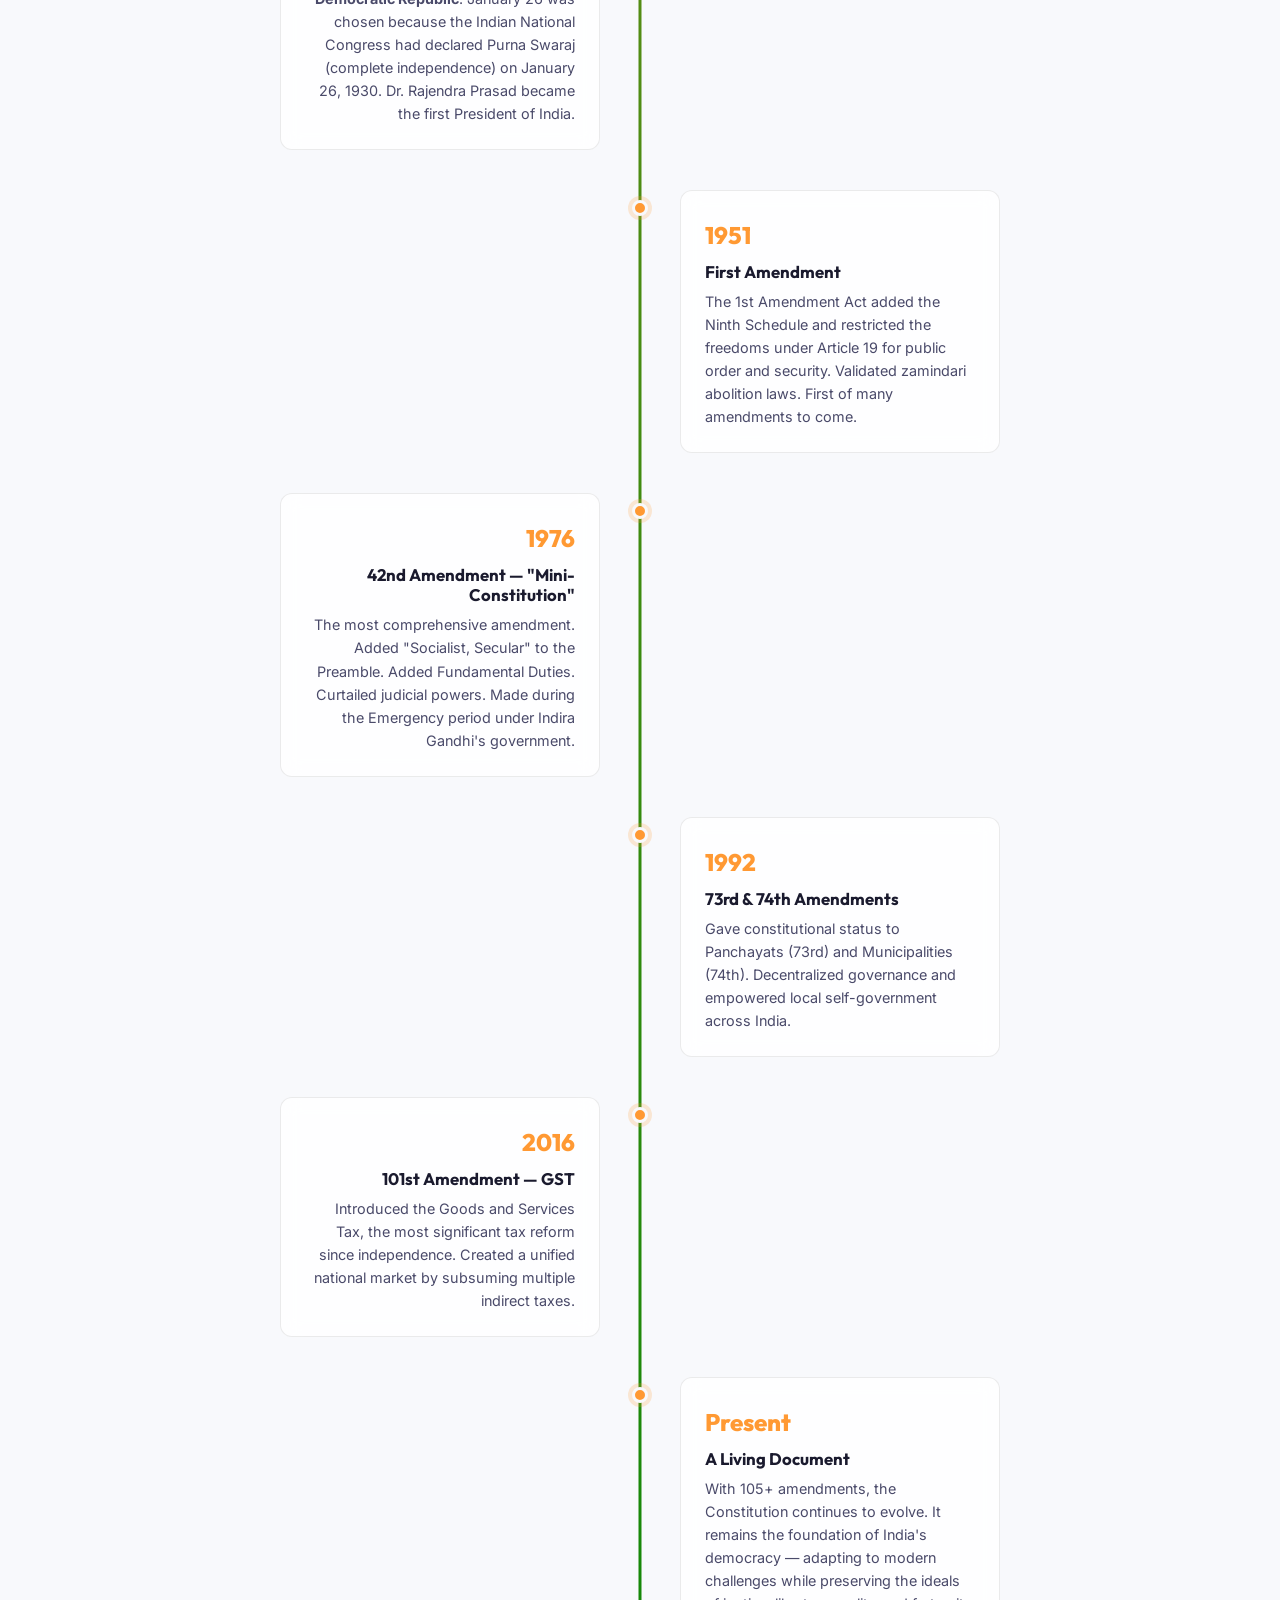
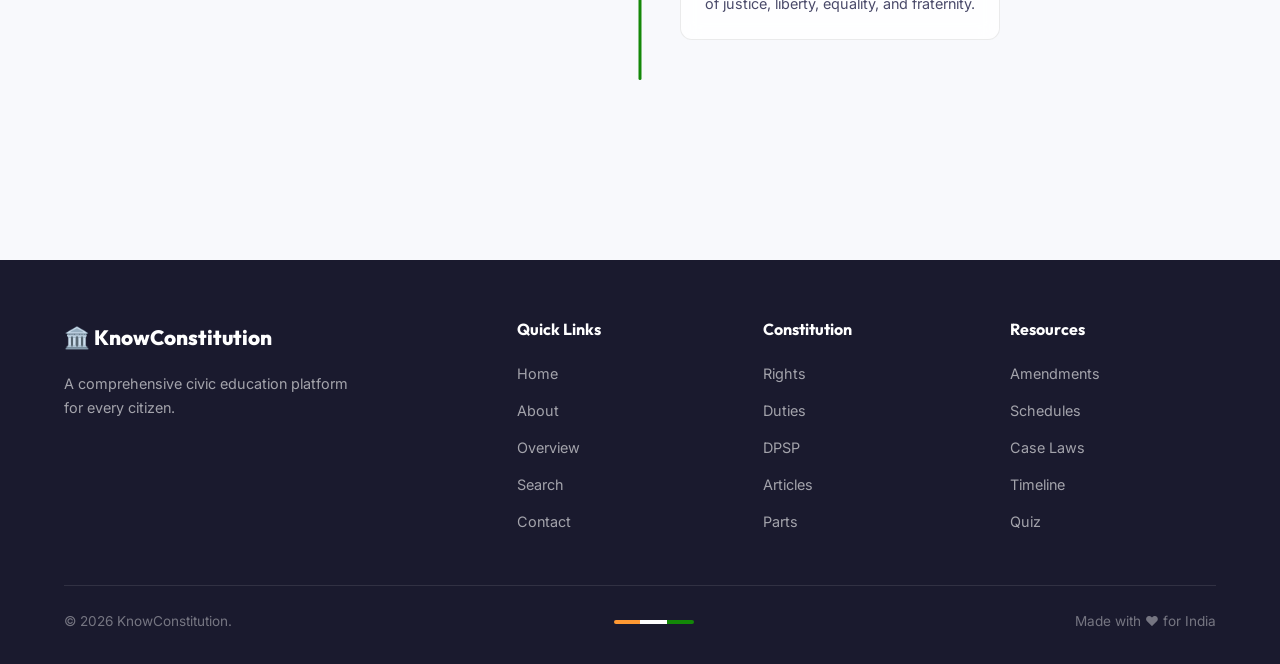
<file: timeline.html>
<!DOCTYPE html>
<html lang="en" data-theme="light">
<head>
  <meta charset="UTF-8">
  <meta name="viewport" content="width=device-width, initial-scale=1.0">
  <meta name="description" content="Timeline of India's constitutional development – from the Indian Councils Act to the modern Constitution.">
  <title>Constitutional Timeline – KnowConstitution</title>
  <link rel="stylesheet" href="style.css">
</head>
<body>
<div class="page-loader" id="pageLoader"><div class="loader-chakra"></div></div>
<div class="parallax-bg" id="parallaxBg"><div class="layer layer-dots"></div><div class="layer layer-gradient"></div></div>

<nav class="navbar" id="navbar">
  <div class="nav-container">
    <a href="index.html" class="nav-logo"><span class="logo-icon">🏛️</span><span>KnowConstitution</span></a>
    <div class="nav-links" id="navLinks">
      <a href="index.html">Home</a><a href="about.html">About</a>
      <div class="nav-dropdown"><a href="#" class="dropdown-toggle">Constitution</a><div class="dropdown-menu"><a href="overview.html">Overview</a><a href="rights.html">Fundamental Rights</a><a href="duties.html">Fundamental Duties</a><a href="dpsp.html">Directive Principles</a><a href="articles.html">Articles (1–395)</a><a href="parts.html">Parts</a><a href="schedules.html">Schedules</a></div></div>
      <a href="amendments.html">Amendments</a><a href="cases.html">Case Laws</a><a href="timeline.html">Timeline</a>
      <div class="nav-dropdown"><a href="#" class="dropdown-toggle">More</a><div class="dropdown-menu"><a href="search.html">🔍 Search</a><a href="quiz.html">📝 Quiz</a><a href="contact.html">📧 Contact</a></div></div>
      <button class="theme-toggle" id="themeToggle" title="Toggle Theme">🌙</button>
    </div>
    <button class="hamburger" id="hamburger" aria-label="Menu"><span></span><span></span><span></span></button>
  </div>
</nav>

<div class="page-header">
  <div class="container">
    <h1>Constitutional <span class="text-saffron">Timeline</span></h1>
    <div class="tricolor-line"></div>
    <p>Tracing the journey from colonial rule to the world's largest written Constitution</p>
  </div>
</div>

<section class="section" style="padding-top: 40px;">
  <div class="container">
    <div class="timeline-wrapper">

      <div class="timeline-item">
        <div class="timeline-content">
          <div class="timeline-year">1773</div>
          <h3 class="timeline-title">Regulating Act</h3>
          <p class="timeline-text">First step by British Parliament to regulate the affairs of the East India Company. Established a Governor-General of Bengal (Warren Hastings) and a Supreme Court at Calcutta.</p>
        </div>
      </div>

      <div class="timeline-item">
        <div class="timeline-content">
          <div class="timeline-year">1833</div>
          <h3 class="timeline-title">Charter Act</h3>
          <p class="timeline-text">Made the Governor-General of Bengal the Governor-General of India. Began the centralization of administrative power. First time the term "Government of India" was officially used.</p>
        </div>
      </div>

      <div class="timeline-item">
        <div class="timeline-content">
          <div class="timeline-year">1858</div>
          <h3 class="timeline-title">Government of India Act</h3>
          <p class="timeline-text">After the Revolt of 1857, the British Crown assumed direct control of India from the East India Company. Created the office of Secretary of State for India and the Indian Council.</p>
        </div>
      </div>

      <div class="timeline-item">
        <div class="timeline-content">
          <div class="timeline-year">1861</div>
          <h3 class="timeline-title">Indian Councils Act</h3>
          <p class="timeline-text">Introduced the portfolio system and allowed Indians to be associated with the law-making process as non-official members. Beginning of representative institutions in India.</p>
        </div>
      </div>

      <div class="timeline-item">
        <div class="timeline-content">
          <div class="timeline-year">1892</div>
          <h3 class="timeline-title">Indian Councils Act</h3>
          <p class="timeline-text">Introduced the principle of elections (indirect) for the first time. Enlarged the size of legislative councils. Members could discuss the budget and ask questions to the executive.</p>
        </div>
      </div>

      <div class="timeline-item">
        <div class="timeline-content">
          <div class="timeline-year">1909</div>
          <h3 class="timeline-title">Morley-Minto Reforms</h3>
          <p class="timeline-text">Indian Councils Act increased the size of legislative councils. Introduced separate electorates for Muslims — the beginning of communal representation. First Indian (Satyendra Sinha) appointed to the Viceroy's Executive Council.</p>
        </div>
      </div>

      <div class="timeline-item">
        <div class="timeline-content">
          <div class="timeline-year">1919</div>
          <h3 class="timeline-title">Montagu-Chelmsford Reforms</h3>
          <p class="timeline-text">Government of India Act introduced Dyarchy (dual government) in provinces. Central subjects were divided into Reserved and Transferred. Introduced bicameralism at the Centre and direct elections.</p>
        </div>
      </div>

      <div class="timeline-item">
        <div class="timeline-content">
          <div class="timeline-year">1927</div>
          <h3 class="timeline-title">Simon Commission</h3>
          <p class="timeline-text">All-white British commission (chaired by Sir John Simon) sent to study constitutional reform. Met with widespread boycott and protests ("Simon Go Back"). Led to the expansion of Indian participation in constitutional discussions.</p>
        </div>
      </div>

      <div class="timeline-item">
        <div class="timeline-content">
          <div class="timeline-year">1928</div>
          <h3 class="timeline-title">Nehru Report</h3>
          <p class="timeline-text">Committee headed by Motilal Nehru drafted a constitutional framework for India. Demanded Dominion Status, fundamental rights, responsible government, and joint electorates. First Indian attempt at constitution-making.</p>
        </div>
      </div>

      <div class="timeline-item">
        <div class="timeline-content">
          <div class="timeline-year">1935</div>
          <h3 class="timeline-title">Government of India Act</h3>
          <p class="timeline-text">The most extensive and detailed act. Proposed an All-India Federation (never realized), established provincial autonomy, introduced bicameralism in 6 provinces, and divided powers into three lists. Served as the foundation for the Indian Constitution.</p>
        </div>
      </div>

      <div class="timeline-item">
        <div class="timeline-content">
          <div class="timeline-year">1942</div>
          <h3 class="timeline-title">Cripps Mission & Quit India</h3>
          <p class="timeline-text">Sir Stafford Cripps offered India dominion status after the war with a constitution-making body. Rejected by Congress. Mahatma Gandhi launched the Quit India Movement demanding immediate independence.</p>
        </div>
      </div>

      <div class="timeline-item">
        <div class="timeline-content">
          <div class="timeline-year">1946</div>
          <h3 class="timeline-title">Cabinet Mission & Constituent Assembly</h3>
          <p class="timeline-text">Cabinet Mission Plan proposed the framework for the Constituent Assembly. The Assembly first met on December 9, 1946, with Dr. Sachidanand Sinha as temporary President. Dr. Rajendra Prasad was elected as permanent President.</p>
        </div>
      </div>

      <div class="timeline-item">
        <div class="timeline-content">
          <div class="timeline-year">1947</div>
          <h3 class="timeline-title">Independence & Drafting Begins</h3>
          <p class="timeline-text">India gained independence on August 15, 1947. The Drafting Committee was formed on August 29, 1947, with Dr. B.R. Ambedkar as Chairman. The work of framing the Constitution began in earnest.</p>
        </div>
      </div>

      <div class="timeline-item">
        <div class="timeline-content">
          <div class="timeline-year">26 Nov 1949</div>
          <h3 class="timeline-title">Constitution Adopted 🇮🇳</h3>
          <p class="timeline-text">After 2 years, 11 months, and 18 days, the Constitution was adopted by the Constituent Assembly. 284 members signed the final document. November 26 is celebrated as <strong>Constitution Day (Samvidhan Divas)</strong>.</p>
        </div>
      </div>

      <div class="timeline-item">
        <div class="timeline-content">
          <div class="timeline-year">26 Jan 1950</div>
          <h3 class="timeline-title">Constitution Comes into Force 🎉</h3>
          <p class="timeline-text">The Constitution of India came into effect, making India a <strong>Sovereign Democratic Republic</strong>. January 26 was chosen because the Indian National Congress had declared Purna Swaraj (complete independence) on January 26, 1930. Dr. Rajendra Prasad became the first President of India.</p>
        </div>
      </div>

      <div class="timeline-item">
        <div class="timeline-content">
          <div class="timeline-year">1951</div>
          <h3 class="timeline-title">First Amendment</h3>
          <p class="timeline-text">The 1st Amendment Act added the Ninth Schedule and restricted the freedoms under Article 19 for public order and security. Validated zamindari abolition laws. First of many amendments to come.</p>
        </div>
      </div>

      <div class="timeline-item">
        <div class="timeline-content">
          <div class="timeline-year">1976</div>
          <h3 class="timeline-title">42nd Amendment — "Mini-Constitution"</h3>
          <p class="timeline-text">The most comprehensive amendment. Added "Socialist, Secular" to the Preamble. Added Fundamental Duties. Curtailed judicial powers. Made during the Emergency period under Indira Gandhi's government.</p>
        </div>
      </div>

      <div class="timeline-item">
        <div class="timeline-content">
          <div class="timeline-year">1992</div>
          <h3 class="timeline-title">73rd & 74th Amendments</h3>
          <p class="timeline-text">Gave constitutional status to Panchayats (73rd) and Municipalities (74th). Decentralized governance and empowered local self-government across India.</p>
        </div>
      </div>

      <div class="timeline-item">
        <div class="timeline-content">
          <div class="timeline-year">2016</div>
          <h3 class="timeline-title">101st Amendment — GST</h3>
          <p class="timeline-text">Introduced the Goods and Services Tax, the most significant tax reform since independence. Created a unified national market by subsuming multiple indirect taxes.</p>
        </div>
      </div>

      <div class="timeline-item">
        <div class="timeline-content">
          <div class="timeline-year">Present</div>
          <h3 class="timeline-title">A Living Document</h3>
          <p class="timeline-text">With 105+ amendments, the Constitution continues to evolve. It remains the foundation of India's democracy — adapting to modern challenges while preserving the ideals of justice, liberty, equality, and fraternity.</p>
        </div>
      </div>

    </div>
  </div>
</section>

<footer class="footer">
  <div class="container">
    <div class="footer-grid">
      <div><div class="footer-brand">🏛️ KnowConstitution</div><p class="footer-desc">A comprehensive civic education platform for every citizen.</p></div>
      <div><h4>Quick Links</h4><ul><li><a href="index.html">Home</a></li><li><a href="about.html">About</a></li><li><a href="overview.html">Overview</a></li><li><a href="search.html">Search</a></li><li><a href="contact.html">Contact</a></li></ul></div>
      <div><h4>Constitution</h4><ul><li><a href="rights.html">Rights</a></li><li><a href="duties.html">Duties</a></li><li><a href="dpsp.html">DPSP</a></li><li><a href="articles.html">Articles</a></li><li><a href="parts.html">Parts</a></li></ul></div>
      <div><h4>Resources</h4><ul><li><a href="amendments.html">Amendments</a></li><li><a href="schedules.html">Schedules</a></li><li><a href="cases.html">Case Laws</a></li><li><a href="timeline.html">Timeline</a></li><li><a href="quiz.html">Quiz</a></li></ul></div>
    </div>
    <div class="footer-bottom"><span>© 2026 KnowConstitution.</span><div class="tricolor-line" style="width:80px;"></div><span>Made with ❤️ for India</span></div>
  </div>
</footer>
<script src="script.js"></script>
</body>
</html>
</file>
<file: style.css>
/* ============================================================
   CIVIC EDUCATION – INDIAN CONSTITUTION
   Complete Design System
   ============================================================ */

/* ---------- Google Fonts ---------- */
@import url('https://fonts.googleapis.com/css2?family=Inter:wght@300;400;500;600;700;800;900&family=Outfit:wght@300;400;500;600;700;800&display=swap');

/* ============================================================
   1. CSS CUSTOM PROPERTIES (LIGHT THEME DEFAULT)
   ============================================================ */
:root {
  /* India-inspired palette */
  --saffron: #FF9933;
  --saffron-dark: #E07800;
  --white-flag: #FFFFFF;
  --green-india: #138808;
  --green-dark: #0D6B06;
  --navy: #000080;
  --chakra-blue: #06038D;

  /* Modern accent colors */
  --accent-1: #6C63FF;
  --accent-2: #00D2FF;
  --accent-3: #FF6B6B;
  --accent-gold: #FFD700;

  /* Theme colors (Light) */
  --bg-primary: #F8F9FC;
  --bg-secondary: #FFFFFF;
  --bg-tertiary: #EEF0F6;
  --bg-card: rgba(255, 255, 255, 0.85);
  --bg-card-hover: rgba(255, 255, 255, 0.95);
  --bg-nav: rgba(255, 255, 255, 0.92);
  --bg-footer: #1a1a2e;
  --bg-hero-overlay: rgba(248, 249, 252, 0.7);

  --text-primary: #1a1a2e;
  --text-secondary: #4a4a6a;
  --text-muted: #8888aa;
  --text-on-dark: #FFFFFF;

  --border-color: rgba(0, 0, 0, 0.08);
  --border-light: rgba(0, 0, 0, 0.04);
  --shadow-sm: 0 2px 8px rgba(0, 0, 0, 0.06);
  --shadow-md: 0 4px 20px rgba(0, 0, 0, 0.08);
  --shadow-lg: 0 8px 40px rgba(0, 0, 0, 0.12);
  --shadow-xl: 0 16px 60px rgba(0, 0, 0, 0.15);
  --shadow-glow: 0 0 30px rgba(108, 99, 255, 0.15);
  --shadow-saffron: 0 0 30px rgba(255, 153, 51, 0.2);

  /* Gradients */
  --gradient-hero: linear-gradient(135deg, #FF9933 0%, #FFFFFF 50%, #138808 100%);
  --gradient-saffron: linear-gradient(135deg, #FF9933, #FFB366);
  --gradient-green: linear-gradient(135deg, #138808, #1DB954);
  --gradient-accent: linear-gradient(135deg, #6C63FF, #00D2FF);
  --gradient-card: linear-gradient(135deg, rgba(255,255,255,0.9), rgba(255,255,255,0.7));
  --gradient-dark-card: linear-gradient(135deg, rgba(30,30,60,0.9), rgba(20,20,50,0.7));

  /* Sizing */
  --nav-height: 70px;
  --max-width: 1200px;
  --border-radius-sm: 8px;
  --border-radius-md: 12px;
  --border-radius-lg: 20px;
  --border-radius-xl: 28px;

  /* Transitions */
  --transition-fast: 0.2s ease;
  --transition-base: 0.3s ease;
  --transition-slow: 0.5s ease;
  --transition-bounce: 0.4s cubic-bezier(0.175, 0.885, 0.32, 1.275);
}

/* ============================================================
   2. DARK THEME
   ============================================================ */
[data-theme="dark"] {
  --bg-primary: #0a0a1a;
  --bg-secondary: #12122a;
  --bg-tertiary: #1a1a3a;
  --bg-card: rgba(20, 20, 50, 0.85);
  --bg-card-hover: rgba(30, 30, 60, 0.95);
  --bg-nav: rgba(10, 10, 26, 0.95);
  --bg-hero-overlay: rgba(10, 10, 26, 0.7);

  --text-primary: #E8E8F0;
  --text-secondary: #B0B0CC;
  --text-muted: #7070A0;

  --border-color: rgba(255, 255, 255, 0.08);
  --border-light: rgba(255, 255, 255, 0.04);
  --shadow-sm: 0 2px 8px rgba(0, 0, 0, 0.3);
  --shadow-md: 0 4px 20px rgba(0, 0, 0, 0.4);
  --shadow-lg: 0 8px 40px rgba(0, 0, 0, 0.5);
  --shadow-xl: 0 16px 60px rgba(0, 0, 0, 0.6);
  --shadow-glow: 0 0 30px rgba(108, 99, 255, 0.3);
  --shadow-saffron: 0 0 30px rgba(255, 153, 51, 0.3);

  --gradient-card: linear-gradient(135deg, rgba(30,30,60,0.9), rgba(20,20,50,0.7));
}

/* ============================================================
   3. RESET & BASE
   ============================================================ */
*, *::before, *::after {
  margin: 0;
  padding: 0;
  box-sizing: border-box;
}

html {
  scroll-behavior: smooth;
  font-size: 16px;
}

body {
  font-family: 'Inter', sans-serif;
  background: var(--bg-primary);
  color: var(--text-primary);
  line-height: 1.7;
  overflow-x: hidden;
  transition: background var(--transition-base), color var(--transition-base);
}

h1, h2, h3, h4, h5, h6 {
  font-family: 'Outfit', sans-serif;
  font-weight: 700;
  line-height: 1.2;
}

a {
  text-decoration: none;
  color: var(--accent-1);
  transition: color var(--transition-fast);
}

a:hover {
  color: var(--saffron);
}

img {
  max-width: 100%;
  height: auto;
}

ul { list-style: none; }

/* ============================================================
   4. UTILITY CLASSES
   ============================================================ */
.container {
  max-width: var(--max-width);
  margin: 0 auto;
  padding: 0 24px;
}

.section {
  padding: 100px 0;
  position: relative;
}

.section-title {
  font-size: 2.5rem;
  text-align: center;
  margin-bottom: 16px;
  background: var(--gradient-accent);
  -webkit-background-clip: text;
  -webkit-text-fill-color: transparent;
  background-clip: text;
}

.section-subtitle {
  text-align: center;
  color: var(--text-secondary);
  font-size: 1.1rem;
  max-width: 600px;
  margin: 0 auto 60px;
}

.tricolor-line {
  height: 4px;
  background: linear-gradient(90deg, var(--saffron) 33%, var(--white-flag) 33%, var(--white-flag) 66%, var(--green-india) 66%);
  border-radius: 2px;
  margin: 20px auto;
  width: 120px;
}

.text-saffron { color: var(--saffron); }
.text-green { color: var(--green-india); }
.text-accent { color: var(--accent-1); }

/* ============================================================
   5. PARALLAX BACKGROUND
   ============================================================ */
.parallax-bg {
  position: fixed;
  top: 0;
  left: 0;
  width: 100%;
  height: 100%;
  z-index: -2;
  overflow: hidden;
  pointer-events: none;
}

.parallax-bg .layer {
  position: absolute;
  width: 100%;
  height: 120%;
  top: -10%;
}

.parallax-bg .layer-dots {
  background-image: radial-gradient(circle, var(--border-color) 1px, transparent 1px);
  background-size: 40px 40px;
  opacity: 0.5;
}

.parallax-bg .layer-gradient {
  background: radial-gradient(ellipse at 20% 50%, rgba(255,153,51,0.06) 0%, transparent 50%),
              radial-gradient(ellipse at 80% 50%, rgba(19,136,8,0.06) 0%, transparent 50%),
              radial-gradient(ellipse at 50% 0%, rgba(108,99,255,0.05) 0%, transparent 50%);
}

/* Floating particles */
.floating-particle {
  position: fixed;
  border-radius: 50%;
  pointer-events: none;
  z-index: -1;
  opacity: 0.15;
}

/* ============================================================
   6. NAVIGATION
   ============================================================ */
.navbar {
  position: fixed;
  top: 0;
  left: 0;
  right: 0;
  height: var(--nav-height);
  background: var(--bg-nav);
  backdrop-filter: blur(20px);
  -webkit-backdrop-filter: blur(20px);
  border-bottom: 1px solid var(--border-color);
  z-index: 1000;
  transition: all var(--transition-base);
}

.navbar.scrolled {
  box-shadow: var(--shadow-md);
}

.nav-container {
  max-width: var(--max-width);
  margin: 0 auto;
  padding: 0 24px;
  height: 100%;
  display: flex;
  align-items: center;
  justify-content: space-between;
}

.nav-logo {
  display: flex;
  align-items: center;
  gap: 10px;
  font-family: 'Outfit', sans-serif;
  font-weight: 800;
  font-size: 1.3rem;
  color: var(--text-primary);
  text-decoration: none;
}

.nav-logo .logo-icon {
  width: 36px;
  height: 36px;
  background: var(--gradient-saffron);
  border-radius: 50%;
  display: flex;
  align-items: center;
  justify-content: center;
  font-size: 1.1rem;
}

.nav-links {
  display: flex;
  align-items: center;
  gap: 6px;
}

.nav-links a {
  padding: 8px 14px;
  color: var(--text-secondary);
  font-weight: 500;
  font-size: 0.9rem;
  border-radius: var(--border-radius-sm);
  transition: all var(--transition-fast);
  position: relative;
}

.nav-links a:hover,
.nav-links a.active {
  color: var(--saffron);
  background: rgba(255, 153, 51, 0.08);
}

/* Dropdown */
.nav-dropdown {
  position: relative;
}

.nav-dropdown .dropdown-toggle {
  cursor: pointer;
  display: flex;
  align-items: center;
  gap: 4px;
}

.nav-dropdown .dropdown-toggle::after {
  content: '▾';
  font-size: 0.7rem;
  transition: transform var(--transition-fast);
}

.nav-dropdown:hover .dropdown-toggle::after {
  transform: rotate(180deg);
}

.dropdown-menu {
  position: absolute;
  top: 100%;
  left: 50%;
  transform: translateX(-50%) translateY(10px);
  background: var(--bg-secondary);
  border: 1px solid var(--border-color);
  border-radius: var(--border-radius-md);
  padding: 8px;
  min-width: 220px;
  box-shadow: var(--shadow-lg);
  opacity: 0;
  visibility: hidden;
  transition: all var(--transition-fast);
  z-index: 100;
}

.nav-dropdown:hover .dropdown-menu {
  opacity: 1;
  visibility: visible;
  transform: translateX(-50%) translateY(0);
}

.dropdown-menu a {
  display: block;
  padding: 10px 16px;
  font-size: 0.88rem;
  color: var(--text-secondary);
  border-radius: var(--border-radius-sm);
}

.dropdown-menu a:hover {
  background: rgba(255, 153, 51, 0.08);
  color: var(--saffron);
}

/* Theme toggle */
.theme-toggle {
  width: 44px;
  height: 44px;
  border-radius: 50%;
  border: 1px solid var(--border-color);
  background: var(--bg-tertiary);
  cursor: pointer;
  display: flex;
  align-items: center;
  justify-content: center;
  font-size: 1.2rem;
  transition: all var(--transition-base);
  margin-left: 8px;
}

.theme-toggle:hover {
  background: var(--saffron);
  border-color: var(--saffron);
  transform: rotate(30deg);
}

/* Hamburger */
.hamburger {
  display: none;
  flex-direction: column;
  gap: 5px;
  cursor: pointer;
  padding: 8px;
  background: none;
  border: none;
  z-index: 1001;
}

.hamburger span {
  width: 24px;
  height: 2px;
  background: var(--text-primary);
  border-radius: 2px;
  transition: all var(--transition-base);
}

.hamburger.active span:nth-child(1) {
  transform: rotate(45deg) translate(5px, 5px);
}

.hamburger.active span:nth-child(2) {
  opacity: 0;
}

.hamburger.active span:nth-child(3) {
  transform: rotate(-45deg) translate(5px, -5px);
}

/* ============================================================
   7. HERO SECTION
   ============================================================ */
.hero {
  min-height: 100vh;
  display: flex;
  align-items: center;
  justify-content: center;
  text-align: center;
  position: relative;
  padding-top: var(--nav-height);
  overflow: hidden;
}

.hero-bg {
  position: absolute;
  inset: 0;
  z-index: -1;
}

/* Ashoka Chakra */
.chakra-container {
  position: absolute;
  top: 50%;
  left: 50%;
  transform: translate(-50%, -50%);
  width: 500px;
  height: 500px;
  opacity: 0.08;
}

.chakra-svg {
  width: 100%;
  height: 100%;
  animation: chakraSpin 60s linear infinite;
}

@keyframes chakraSpin {
  from { transform: rotate(0deg); }
  to { transform: rotate(360deg); }
}

.hero-content {
  position: relative;
  z-index: 1;
  max-width: 800px;
  padding: 0 24px;
}

.hero-badge {
  display: inline-flex;
  align-items: center;
  gap: 8px;
  padding: 8px 20px;
  background: var(--bg-card);
  border: 1px solid var(--border-color);
  border-radius: 50px;
  font-size: 0.85rem;
  font-weight: 500;
  color: var(--text-secondary);
  margin-bottom: 24px;
  backdrop-filter: blur(10px);
  animation: floatUp 1s ease-out;
}

.hero-badge .badge-dot {
  width: 8px;
  height: 8px;
  background: var(--green-india);
  border-radius: 50%;
  animation: pulse 2s infinite;
}

.hero-title {
  font-size: 4rem;
  font-weight: 900;
  line-height: 1.1;
  margin-bottom: 20px;
  animation: floatUp 1s ease-out 0.2s both;
}

.hero-title .highlight {
  background: var(--gradient-saffron);
  -webkit-background-clip: text;
  -webkit-text-fill-color: transparent;
  background-clip: text;
}

.hero-description {
  font-size: 1.2rem;
  color: var(--text-secondary);
  max-width: 560px;
  margin: 0 auto 36px;
  animation: floatUp 1s ease-out 0.4s both;
}

.hero-buttons {
  display: flex;
  gap: 16px;
  justify-content: center;
  flex-wrap: wrap;
  animation: floatUp 1s ease-out 0.6s both;
}

/* Buttons */
.btn {
  display: inline-flex;
  align-items: center;
  gap: 8px;
  padding: 14px 32px;
  border-radius: 50px;
  font-family: 'Inter', sans-serif;
  font-weight: 600;
  font-size: 1rem;
  border: none;
  cursor: pointer;
  transition: all var(--transition-base);
  text-decoration: none;
}

.btn-primary {
  background: var(--gradient-saffron);
  color: #fff;
  box-shadow: var(--shadow-saffron);
}

.btn-primary:hover {
  transform: translateY(-3px);
  box-shadow: 0 8px 30px rgba(255, 153, 51, 0.4);
  color: #fff;
}

.btn-secondary {
  background: var(--bg-card);
  color: var(--text-primary);
  border: 1px solid var(--border-color);
  backdrop-filter: blur(10px);
}

.btn-secondary:hover {
  transform: translateY(-3px);
  box-shadow: var(--shadow-md);
  color: var(--text-primary);
}

.btn-small {
  padding: 10px 20px;
  font-size: 0.88rem;
}

/* ============================================================
   8. FLOATING CARDS
   ============================================================ */
.floating-card {
  background: var(--bg-card);
  border: 1px solid var(--border-color);
  border-radius: var(--border-radius-lg);
  padding: 32px;
  backdrop-filter: blur(20px);
  -webkit-backdrop-filter: blur(20px);
  transition: all var(--transition-base);
  position: relative;
  overflow: hidden;
}

.floating-card::before {
  content: '';
  position: absolute;
  top: 0;
  left: 0;
  right: 0;
  height: 3px;
  background: var(--gradient-saffron);
  opacity: 0;
  transition: opacity var(--transition-base);
}

.floating-card:hover {
  transform: translateY(-8px);
  box-shadow: var(--shadow-lg);
  border-color: rgba(255, 153, 51, 0.2);
}

.floating-card:hover::before {
  opacity: 1;
}

.card-icon {
  width: 56px;
  height: 56px;
  border-radius: var(--border-radius-md);
  display: flex;
  align-items: center;
  justify-content: center;
  font-size: 1.5rem;
  margin-bottom: 20px;
  background: rgba(255, 153, 51, 0.1);
}

.card-title {
  font-size: 1.25rem;
  font-weight: 700;
  margin-bottom: 10px;
}

.card-text {
  color: var(--text-secondary);
  font-size: 0.95rem;
  line-height: 1.6;
}

.card-link {
  display: inline-flex;
  align-items: center;
  gap: 6px;
  margin-top: 16px;
  font-weight: 600;
  font-size: 0.9rem;
  color: var(--saffron);
}

.card-link:hover {
  gap: 10px;
  color: var(--saffron-dark);
}

/* Cards grid */
.cards-grid {
  display: grid;
  grid-template-columns: repeat(auto-fill, minmax(300px, 1fr));
  gap: 24px;
}

.cards-grid-3 {
  grid-template-columns: repeat(3, 1fr);
}

.cards-grid-4 {
  grid-template-columns: repeat(4, 1fr);
}

/* ============================================================
   9. STATS SECTION
   ============================================================ */
.stats-row {
  display: grid;
  grid-template-columns: repeat(4, 1fr);
  gap: 24px;
  margin: 60px 0;
}

.stat-card {
  text-align: center;
  padding: 30px;
  background: var(--bg-card);
  border: 1px solid var(--border-color);
  border-radius: var(--border-radius-lg);
  backdrop-filter: blur(20px);
  transition: all var(--transition-base);
}

.stat-card:hover {
  transform: translateY(-5px);
  box-shadow: var(--shadow-glow);
}

.stat-number {
  font-family: 'Outfit', sans-serif;
  font-size: 2.8rem;
  font-weight: 800;
  background: var(--gradient-saffron);
  -webkit-background-clip: text;
  -webkit-text-fill-color: transparent;
  background-clip: text;
}

.stat-label {
  font-size: 0.95rem;
  color: var(--text-secondary);
  margin-top: 4px;
}

/* ============================================================
   10. ACCORDION (Articles Section)
   ============================================================ */
.accordion {
  max-width: 900px;
  margin: 0 auto;
}

.accordion-item {
  background: var(--bg-card);
  border: 1px solid var(--border-color);
  border-radius: var(--border-radius-md);
  margin-bottom: 8px;
  overflow: hidden;
  backdrop-filter: blur(10px);
  transition: all var(--transition-base);
}

.accordion-item:hover {
  border-color: rgba(255, 153, 51, 0.2);
}

.accordion-header {
  padding: 18px 24px;
  cursor: pointer;
  display: flex;
  align-items: center;
  justify-content: space-between;
  font-weight: 600;
  font-size: 0.98rem;
  transition: all var(--transition-fast);
  user-select: none;
}

.accordion-header:hover {
  background: rgba(255, 153, 51, 0.04);
}

.accordion-header .article-num {
  background: var(--gradient-saffron);
  -webkit-background-clip: text;
  -webkit-text-fill-color: transparent;
  background-clip: text;
  font-weight: 700;
  margin-right: 12px;
  min-width: 80px;
}

.accordion-header .arrow {
  transition: transform var(--transition-base);
  font-size: 0.8rem;
  color: var(--text-muted);
}

.accordion-item.active .accordion-header .arrow {
  transform: rotate(180deg);
}

.accordion-body {
  max-height: 0;
  overflow: hidden;
  transition: max-height 0.4s ease, padding 0.3s ease;
}

.accordion-item.active .accordion-body {
  max-height: 500px;
  padding: 0 24px 20px;
}

.accordion-body p {
  color: var(--text-secondary);
  font-size: 0.94rem;
  line-height: 1.8;
}

.accordion-body .part-badge {
  display: inline-block;
  padding: 4px 12px;
  background: rgba(108, 99, 255, 0.1);
  color: var(--accent-1);
  border-radius: 50px;
  font-size: 0.8rem;
  font-weight: 600;
  margin-bottom: 10px;
}

/* Filter pills */
.filter-pills {
  display: flex;
  flex-wrap: wrap;
  gap: 8px;
  justify-content: center;
  margin-bottom: 40px;
}

.filter-pill {
  padding: 8px 20px;
  border-radius: 50px;
  border: 1px solid var(--border-color);
  background: var(--bg-card);
  color: var(--text-secondary);
  font-size: 0.85rem;
  font-weight: 500;
  cursor: pointer;
  transition: all var(--transition-fast);
}

.filter-pill:hover,
.filter-pill.active {
  background: var(--gradient-saffron);
  color: #fff;
  border-color: var(--saffron);
}

/* ============================================================
   11. TIMELINE
   ============================================================ */
.timeline-wrapper {
  position: relative;
  max-width: 800px;
  margin: 0 auto;
  padding: 20px 0;
}

.timeline-wrapper::before {
  content: '';
  position: absolute;
  left: 50%;
  top: 0;
  bottom: 0;
  width: 3px;
  background: linear-gradient(to bottom, var(--saffron), var(--green-india));
  transform: translateX(-50%);
  border-radius: 3px;
}

.timeline-item {
  position: relative;
  width: 50%;
  padding: 20px 40px;
  opacity: 0;
  transform: translateY(30px);
  transition: all 0.6s ease;
}

.timeline-item.visible {
  opacity: 1;
  transform: translateY(0);
}

.timeline-item:nth-child(odd) {
  left: 0;
  text-align: right;
}

.timeline-item:nth-child(even) {
  left: 50%;
  text-align: left;
}

.timeline-item::before {
  content: '';
  position: absolute;
  top: 30px;
  width: 16px;
  height: 16px;
  background: var(--saffron);
  border: 3px solid var(--bg-primary);
  border-radius: 50%;
  z-index: 1;
  box-shadow: 0 0 0 4px rgba(255, 153, 51, 0.2);
}

.timeline-item:nth-child(odd)::before {
  right: -8px;
}

.timeline-item:nth-child(even)::before {
  left: -8px;
}

.timeline-content {
  background: var(--bg-card);
  border: 1px solid var(--border-color);
  border-radius: var(--border-radius-md);
  padding: 24px;
  backdrop-filter: blur(10px);
  transition: all var(--transition-base);
}

.timeline-content:hover {
  transform: translateY(-4px);
  box-shadow: var(--shadow-md);
}

.timeline-year {
  font-family: 'Outfit', sans-serif;
  font-size: 1.5rem;
  font-weight: 800;
  color: var(--saffron);
  margin-bottom: 6px;
}

.timeline-title {
  font-size: 1.05rem;
  font-weight: 700;
  margin-bottom: 8px;
}

.timeline-text {
  font-size: 0.9rem;
  color: var(--text-secondary);
  line-height: 1.6;
}

/* ============================================================
   12. QUIZ SECTION
   ============================================================ */
.quiz-container {
  max-width: 700px;
  margin: 0 auto;
}

.quiz-card {
  background: var(--bg-card);
  border: 1px solid var(--border-color);
  border-radius: var(--border-radius-lg);
  padding: 40px;
  backdrop-filter: blur(20px);
}

.quiz-progress {
  display: flex;
  align-items: center;
  gap: 16px;
  margin-bottom: 30px;
}

.progress-bar {
  flex: 1;
  height: 8px;
  background: var(--bg-tertiary);
  border-radius: 4px;
  overflow: hidden;
}

.progress-fill {
  height: 100%;
  background: var(--gradient-saffron);
  border-radius: 4px;
  transition: width var(--transition-base);
}

.progress-text {
  font-size: 0.85rem;
  font-weight: 600;
  color: var(--text-muted);
  white-space: nowrap;
}

.quiz-question {
  font-size: 1.25rem;
  font-weight: 700;
  margin-bottom: 28px;
  line-height: 1.5;
}

.quiz-options {
  display: flex;
  flex-direction: column;
  gap: 12px;
}

.quiz-option {
  padding: 16px 24px;
  border: 2px solid var(--border-color);
  border-radius: var(--border-radius-md);
  cursor: pointer;
  font-size: 0.98rem;
  transition: all var(--transition-fast);
  display: flex;
  align-items: center;
  gap: 14px;
}

.quiz-option:hover {
  border-color: var(--saffron);
  background: rgba(255, 153, 51, 0.05);
  transform: translateX(4px);
}

.quiz-option.selected {
  border-color: var(--accent-1);
  background: rgba(108, 99, 255, 0.08);
}

.quiz-option.correct {
  border-color: var(--green-india);
  background: rgba(19, 136, 8, 0.08);
}

.quiz-option.wrong {
  border-color: var(--accent-3);
  background: rgba(255, 107, 107, 0.08);
}

.quiz-option .option-letter {
  width: 32px;
  height: 32px;
  border-radius: 50%;
  background: var(--bg-tertiary);
  display: flex;
  align-items: center;
  justify-content: center;
  font-weight: 700;
  font-size: 0.85rem;
  flex-shrink: 0;
}

.quiz-actions {
  margin-top: 30px;
  display: flex;
  justify-content: flex-end;
}

/* Quiz result */
.quiz-result {
  text-align: center;
  padding: 40px 0;
}

.result-score {
  font-size: 5rem;
  font-weight: 900;
  font-family: 'Outfit', sans-serif;
  background: var(--gradient-saffron);
  -webkit-background-clip: text;
  -webkit-text-fill-color: transparent;
  background-clip: text;
}

.result-text {
  font-size: 1.2rem;
  color: var(--text-secondary);
  margin: 10px 0 30px;
}

/* ============================================================
   13. SEARCH PAGE
   ============================================================ */
.search-hero {
  padding: 140px 0 60px;
  text-align: center;
}

.search-box {
  max-width: 600px;
  margin: 0 auto;
  position: relative;
}

.search-input {
  width: 100%;
  padding: 18px 24px 18px 56px;
  font-size: 1.05rem;
  font-family: 'Inter', sans-serif;
  background: var(--bg-card);
  border: 2px solid var(--border-color);
  border-radius: 50px;
  color: var(--text-primary);
  outline: none;
  transition: all var(--transition-base);
  backdrop-filter: blur(10px);
}

.search-input:focus {
  border-color: var(--saffron);
  box-shadow: 0 0 0 4px rgba(255, 153, 51, 0.1);
}

.search-icon {
  position: absolute;
  left: 22px;
  top: 50%;
  transform: translateY(-50%);
  font-size: 1.1rem;
  color: var(--text-muted);
}

.search-tabs {
  display: flex;
  justify-content: center;
  gap: 8px;
  margin: 30px 0;
  flex-wrap: wrap;
}

.search-tab {
  padding: 8px 20px;
  border-radius: 50px;
  border: 1px solid var(--border-color);
  background: var(--bg-card);
  color: var(--text-secondary);
  font-size: 0.88rem;
  font-weight: 500;
  cursor: pointer;
  transition: all var(--transition-fast);
}

.search-tab:hover,
.search-tab.active {
  background: var(--saffron);
  color: #fff;
  border-color: var(--saffron);
}

.search-results {
  max-width: 800px;
  margin: 0 auto;
}

.search-result-item {
  background: var(--bg-card);
  border: 1px solid var(--border-color);
  border-radius: var(--border-radius-md);
  padding: 20px 24px;
  margin-bottom: 12px;
  backdrop-filter: blur(10px);
  transition: all var(--transition-base);
  cursor: pointer;
}

.search-result-item:hover {
  border-color: rgba(255, 153, 51, 0.3);
  transform: translateX(4px);
  box-shadow: var(--shadow-md);
}

.search-result-item .result-type {
  display: inline-block;
  padding: 3px 10px;
  background: rgba(108, 99, 255, 0.1);
  color: var(--accent-1);
  border-radius: 50px;
  font-size: 0.75rem;
  font-weight: 600;
  margin-bottom: 8px;
}

.search-result-item .result-title {
  font-weight: 700;
  font-size: 1.05rem;
  margin-bottom: 6px;
}

.search-result-item .result-desc {
  color: var(--text-secondary);
  font-size: 0.9rem;
}

.no-results {
  text-align: center;
  padding: 60px 20px;
  color: var(--text-muted);
  font-size: 1.1rem;
}

/* ============================================================
   14. CONTACT FORM
   ============================================================ */
.contact-grid {
  display: grid;
  grid-template-columns: 1fr 1fr;
  gap: 40px;
  align-items: start;
}

.form-group {
  margin-bottom: 20px;
}

.form-label {
  display: block;
  font-weight: 600;
  font-size: 0.9rem;
  margin-bottom: 8px;
  color: var(--text-secondary);
}

.form-input,
.form-textarea {
  width: 100%;
  padding: 14px 18px;
  font-family: 'Inter', sans-serif;
  font-size: 0.95rem;
  background: var(--bg-tertiary);
  border: 1px solid var(--border-color);
  border-radius: var(--border-radius-md);
  color: var(--text-primary);
  outline: none;
  transition: all var(--transition-base);
}

.form-input:focus,
.form-textarea:focus {
  border-color: var(--saffron);
  box-shadow: 0 0 0 3px rgba(255, 153, 51, 0.1);
}

.form-textarea {
  resize: vertical;
  min-height: 140px;
}

.contact-info-card {
  background: var(--bg-card);
  border: 1px solid var(--border-color);
  border-radius: var(--border-radius-lg);
  padding: 32px;
  margin-bottom: 20px;
  backdrop-filter: blur(10px);
}

.contact-info-card h3 {
  font-size: 1.1rem;
  margin-bottom: 16px;
}

.contact-item {
  display: flex;
  align-items: center;
  gap: 14px;
  padding: 12px 0;
  border-bottom: 1px solid var(--border-light);
}

.contact-item:last-child {
  border-bottom: none;
}

.contact-item .ci-icon {
  width: 40px;
  height: 40px;
  border-radius: var(--border-radius-sm);
  background: rgba(255, 153, 51, 0.1);
  display: flex;
  align-items: center;
  justify-content: center;
}

/* ============================================================
   15. TABLE STYLES (Parts, Schedules, Amendments)
   ============================================================ */
.data-table-wrapper {
  overflow-x: auto;
  border-radius: var(--border-radius-lg);
  border: 1px solid var(--border-color);
  background: var(--bg-card);
  backdrop-filter: blur(10px);
}

.data-table {
  width: 100%;
  border-collapse: collapse;
}

.data-table th {
  padding: 16px 20px;
  font-weight: 700;
  font-size: 0.88rem;
  text-transform: uppercase;
  letter-spacing: 0.5px;
  color: var(--text-muted);
  text-align: left;
  border-bottom: 2px solid var(--border-color);
  background: var(--bg-tertiary);
}

.data-table td {
  padding: 14px 20px;
  font-size: 0.94rem;
  border-bottom: 1px solid var(--border-light);
  color: var(--text-secondary);
}

.data-table tr:last-child td {
  border-bottom: none;
}

.data-table tr:hover td {
  background: rgba(255, 153, 51, 0.03);
}

.data-table .highlight-row td {
  background: rgba(255, 153, 51, 0.06);
  font-weight: 600;
}

.badge {
  display: inline-block;
  padding: 3px 10px;
  border-radius: 50px;
  font-size: 0.78rem;
  font-weight: 600;
}

.badge-saffron {
  background: rgba(255, 153, 51, 0.15);
  color: var(--saffron);
}

.badge-green {
  background: rgba(19, 136, 8, 0.15);
  color: var(--green-india);
}

.badge-accent {
  background: rgba(108, 99, 255, 0.15);
  color: var(--accent-1);
}

/* ============================================================
   16. PAGE HEADER (Inner pages)
   ============================================================ */
.page-header {
  padding: 120px 0 60px;
  text-align: center;
  position: relative;
  overflow: hidden;
}

.page-header::before {
  content: '';
  position: absolute;
  top: 0;
  left: 0;
  right: 0;
  bottom: 0;
  background: radial-gradient(ellipse at 50% 0%, rgba(255,153,51,0.08) 0%, transparent 60%);
  z-index: -1;
}

.page-header h1 {
  font-size: 3rem;
  margin-bottom: 12px;
}

.page-header p {
  color: var(--text-secondary);
  font-size: 1.1rem;
  max-width: 600px;
  margin: 0 auto;
}

/* ============================================================
   17. CONTENT BLOCKS
   ============================================================ */
.content-block {
  background: var(--bg-card);
  border: 1px solid var(--border-color);
  border-radius: var(--border-radius-lg);
  padding: 40px;
  margin-bottom: 24px;
  backdrop-filter: blur(10px);
  transition: all var(--transition-base);
}

.content-block:hover {
  box-shadow: var(--shadow-md);
}

.content-block h2 {
  font-size: 1.5rem;
  margin-bottom: 16px;
}

.content-block h3 {
  font-size: 1.2rem;
  margin-bottom: 12px;
  color: var(--saffron);
}

.content-block p {
  color: var(--text-secondary);
  margin-bottom: 14px;
  line-height: 1.8;
}

.content-block ul {
  padding-left: 0;
}

.content-block ul li {
  padding: 8px 0 8px 24px;
  position: relative;
  color: var(--text-secondary);
}

.content-block ul li::before {
  content: '▸';
  position: absolute;
  left: 0;
  color: var(--saffron);
  font-weight: 700;
}

/* Preamble */
.preamble-box {
  background: var(--bg-card);
  border: 2px solid var(--saffron);
  border-radius: var(--border-radius-lg);
  padding: 48px;
  text-align: center;
  position: relative;
  overflow: hidden;
}

.preamble-box::before {
  content: '';
  position: absolute;
  top: 0;
  left: 0;
  right: 0;
  height: 4px;
  background: linear-gradient(90deg, var(--saffron), var(--white-flag), var(--green-india));
}

.preamble-box .preamble-label {
  font-size: 0.85rem;
  font-weight: 700;
  letter-spacing: 3px;
  text-transform: uppercase;
  color: var(--saffron);
  margin-bottom: 20px;
}

.preamble-box .preamble-text {
  font-size: 1.15rem;
  line-height: 2;
  color: var(--text-primary);
  font-style: italic;
}

/* ============================================================
   18. FOOTER
   ============================================================ */
.footer {
  background: var(--bg-footer);
  color: rgba(255,255,255,0.8);
  padding: 60px 0 30px;
  margin-top: 80px;
}

.footer-grid {
  display: grid;
  grid-template-columns: 2fr 1fr 1fr 1fr;
  gap: 40px;
  margin-bottom: 40px;
}

.footer-brand {
  font-family: 'Outfit', sans-serif;
  font-weight: 800;
  font-size: 1.3rem;
  color: #fff;
  margin-bottom: 16px;
  display: flex;
  align-items: center;
  gap: 10px;
}

.footer-desc {
  font-size: 0.9rem;
  color: rgba(255,255,255,0.6);
  line-height: 1.7;
  max-width: 300px;
}

.footer h4 {
  font-size: 1rem;
  color: #fff;
  margin-bottom: 20px;
}

.footer ul li {
  margin-bottom: 10px;
}

.footer ul li a {
  color: rgba(255,255,255,0.6);
  font-size: 0.9rem;
  transition: all var(--transition-fast);
}

.footer ul li a:hover {
  color: var(--saffron);
  padding-left: 4px;
}

.footer-bottom {
  border-top: 1px solid rgba(255,255,255,0.1);
  padding-top: 24px;
  display: flex;
  align-items: center;
  justify-content: space-between;
  font-size: 0.85rem;
  color: rgba(255,255,255,0.4);
}

.footer-bottom .tricolor-line {
  margin: 0;
}

/* ============================================================
   19. ANIMATIONS
   ============================================================ */
@keyframes floatUp {
  from {
    opacity: 0;
    transform: translateY(30px);
  }
  to {
    opacity: 1;
    transform: translateY(0);
  }
}

@keyframes float {
  0%, 100% { transform: translateY(0); }
  50% { transform: translateY(-12px); }
}

@keyframes floatSlow {
  0%, 100% { transform: translateY(0) rotate(0deg); }
  50% { transform: translateY(-8px) rotate(2deg); }
}

@keyframes pulse {
  0%, 100% { opacity: 1; transform: scale(1); }
  50% { opacity: 0.5; transform: scale(1.5); }
}

@keyframes shimmer {
  0% { background-position: -200% 0; }
  100% { background-position: 200% 0; }
}

@keyframes fadeInScale {
  from {
    opacity: 0;
    transform: scale(0.95);
  }
  to {
    opacity: 1;
    transform: scale(1);
  }
}

/* Reveal on scroll */
.reveal {
  opacity: 0;
  transform: translateY(40px);
  transition: all 0.8s cubic-bezier(0.16, 1, 0.3, 1);
}

.reveal.visible {
  opacity: 1;
  transform: translateY(0);
}

.reveal-left {
  opacity: 0;
  transform: translateX(-40px);
  transition: all 0.8s cubic-bezier(0.16, 1, 0.3, 1);
}

.reveal-left.visible {
  opacity: 1;
  transform: translateX(0);
}

.reveal-right {
  opacity: 0;
  transform: translateX(40px);
  transition: all 0.8s cubic-bezier(0.16, 1, 0.3, 1);
}

.reveal-right.visible {
  opacity: 1;
  transform: translateX(0);
}

/* Stagger */
.stagger > * {
  opacity: 0;
  transform: translateY(20px);
  transition: all 0.5s ease;
}

.stagger.visible > *:nth-child(1) { transition-delay: 0.05s; }
.stagger.visible > *:nth-child(2) { transition-delay: 0.1s; }
.stagger.visible > *:nth-child(3) { transition-delay: 0.15s; }
.stagger.visible > *:nth-child(4) { transition-delay: 0.2s; }
.stagger.visible > *:nth-child(5) { transition-delay: 0.25s; }
.stagger.visible > *:nth-child(6) { transition-delay: 0.3s; }
.stagger.visible > *:nth-child(7) { transition-delay: 0.35s; }
.stagger.visible > *:nth-child(8) { transition-delay: 0.4s; }

.stagger.visible > * {
  opacity: 1;
  transform: translateY(0);
}

/* ============================================================
   20. CASE LAWS CARDS
   ============================================================ */
.case-card {
  background: var(--bg-card);
  border: 1px solid var(--border-color);
  border-radius: var(--border-radius-lg);
  padding: 32px;
  backdrop-filter: blur(10px);
  transition: all var(--transition-base);
  position: relative;
}

.case-card:hover {
  transform: translateY(-6px);
  box-shadow: var(--shadow-lg);
}

.case-card .case-year {
  font-family: 'Outfit', sans-serif;
  font-weight: 800;
  font-size: 1.1rem;
  color: var(--saffron);
  margin-bottom: 8px;
}

.case-card .case-name {
  font-size: 1.15rem;
  font-weight: 700;
  margin-bottom: 12px;
}

.case-card .case-issue,
.case-card .case-judgment {
  font-size: 0.92rem;
  color: var(--text-secondary);
  margin-bottom: 10px;
  line-height: 1.6;
}

.case-card .case-importance {
  font-size: 0.88rem;
  padding: 8px 14px;
  background: rgba(255, 153, 51, 0.08);
  border-radius: var(--border-radius-sm);
  color: var(--saffron);
  font-weight: 500;
  display: inline-block;
  margin-top: 8px;
}

/* ============================================================
   21. RESPONSIVE
   ============================================================ */
@media (max-width: 1024px) {
  .cards-grid-3,
  .cards-grid-4 {
    grid-template-columns: repeat(2, 1fr);
  }

  .stats-row {
    grid-template-columns: repeat(2, 1fr);
  }

  .footer-grid {
    grid-template-columns: 1fr 1fr;
  }

  .contact-grid {
    grid-template-columns: 1fr;
  }
}

@media (max-width: 768px) {
  html { font-size: 15px; }

  .hamburger {
    display: flex;
  }

  .nav-links {
    position: fixed;
    top: 0;
    right: -100%;
    width: 280px;
    height: 100vh;
    flex-direction: column;
    background: var(--bg-secondary);
    padding: 80px 24px 40px;
    gap: 2px;
    transition: right var(--transition-base);
    box-shadow: var(--shadow-xl);
    overflow-y: auto;
    align-items: stretch;
  }

  .nav-links.active {
    right: 0;
  }

  .nav-links a {
    padding: 12px 16px;
    font-size: 0.95rem;
  }

  .nav-dropdown .dropdown-menu {
    position: static;
    transform: none;
    box-shadow: none;
    border: none;
    padding-left: 16px;
    opacity: 1;
    visibility: visible;
    display: none;
    background: transparent;
    min-width: unset;
  }

  .nav-dropdown.open .dropdown-menu {
    display: block;
  }

  .hero-title {
    font-size: 2.5rem;
  }

  .hero-description {
    font-size: 1rem;
  }

  .section { padding: 60px 0; }

  .section-title {
    font-size: 2rem;
  }

  .page-header {
    padding: 100px 0 40px;
  }

  .page-header h1 {
    font-size: 2.2rem;
  }

  .cards-grid,
  .cards-grid-3,
  .cards-grid-4 {
    grid-template-columns: 1fr;
  }

  .stats-row {
    grid-template-columns: 1fr 1fr;
    gap: 12px;
  }

  .timeline-wrapper::before {
    left: 20px;
  }

  .timeline-item {
    width: 100%;
    padding-left: 50px;
    padding-right: 10px;
    left: 0 !important;
    text-align: left !important;
  }

  .timeline-item::before {
    left: 12px !important;
    right: auto !important;
  }

  .footer-grid {
    grid-template-columns: 1fr;
    gap: 30px;
  }

  .footer-bottom {
    flex-direction: column;
    gap: 16px;
    text-align: center;
  }

  .chakra-container {
    width: 300px;
    height: 300px;
  }

  .content-block {
    padding: 24px;
  }

  .preamble-box {
    padding: 28px;
  }

  .quiz-card {
    padding: 24px;
  }

  .floating-card {
    padding: 24px;
  }
}

@media (max-width: 480px) {
  html { font-size: 14px; }

  .hero-title {
    font-size: 2rem;
  }

  .hero-buttons {
    flex-direction: column;
    align-items: center;
  }

  .stat-card { padding: 20px; }

  .stat-number { font-size: 2rem; }

  .filter-pills {
    justify-content: flex-start;
    overflow-x: auto;
    flex-wrap: nowrap;
    padding-bottom: 8px;
  }

  .filter-pill {
    white-space: nowrap;
    flex-shrink: 0;
  }
}

/* ============================================================
   22. SCROLLBAR
   ============================================================ */
::-webkit-scrollbar {
  width: 8px;
}

::-webkit-scrollbar-track {
  background: var(--bg-primary);
}

::-webkit-scrollbar-thumb {
  background: var(--border-color);
  border-radius: 4px;
}

::-webkit-scrollbar-thumb:hover {
  background: var(--saffron);
}

/* ============================================================
   23. SELECTION
   ============================================================ */
::selection {
  background: rgba(255, 153, 51, 0.3);
  color: var(--text-primary);
}

/* ============================================================
   24. LOADING ANIMATION
   ============================================================ */
.page-loader {
  position: fixed;
  inset: 0;
  background: var(--bg-primary);
  display: flex;
  align-items: center;
  justify-content: center;
  z-index: 9999;
  transition: opacity 0.5s ease, visibility 0.5s ease;
}

.page-loader.hidden {
  opacity: 0;
  visibility: hidden;
}

.loader-chakra {
  width: 60px;
  height: 60px;
  border: 3px solid var(--border-color);
  border-top-color: var(--saffron);
  border-radius: 50%;
  animation: chakraSpin 1s linear infinite;
}
</file>
